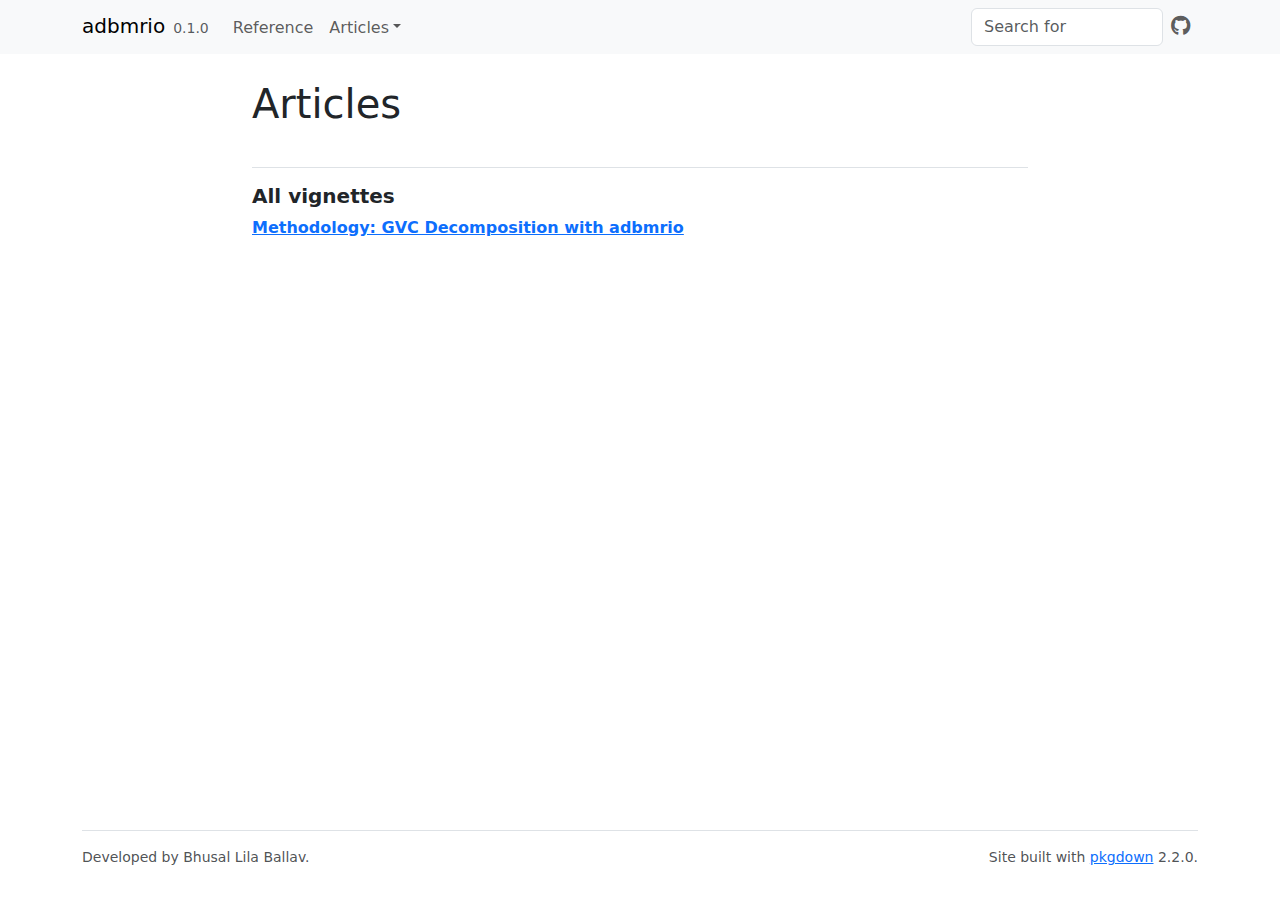
<file: docs/articles/index.html>
<!DOCTYPE html>
<!-- Generated by pkgdown: do not edit by hand --><html lang="en"><head><meta http-equiv="Content-Type" content="text/html; charset=UTF-8"><meta charset="utf-8"><meta http-equiv="X-UA-Compatible" content="IE=edge"><meta name="viewport" content="width=device-width, initial-scale=1, shrink-to-fit=no"><title>Articles • adbmrio</title><script src="../deps/jquery-3.6.0/jquery-3.6.0.min.js"></script><meta name="viewport" content="width=device-width, initial-scale=1, shrink-to-fit=no"><link href="../deps/bootstrap-5.3.1/bootstrap.min.css" rel="stylesheet"><script src="../deps/bootstrap-5.3.1/bootstrap.bundle.min.js"></script><link href="../deps/font-awesome-6.5.2/css/all.min.css" rel="stylesheet"><link href="../deps/font-awesome-6.5.2/css/v4-shims.min.css" rel="stylesheet"><script src="../deps/headroom-0.11.0/headroom.min.js"></script><script src="../deps/headroom-0.11.0/jQuery.headroom.min.js"></script><script src="../deps/bootstrap-toc-1.0.1/bootstrap-toc.min.js"></script><script src="../deps/clipboard.js-2.0.11/clipboard.min.js"></script><script src="../deps/search-1.0.0/autocomplete.jquery.min.js"></script><script src="../deps/search-1.0.0/fuse.min.js"></script><script src="../deps/search-1.0.0/mark.min.js"></script><!-- pkgdown --><script src="../pkgdown.js"></script><meta property="og:title" content="Articles"></head><body>
    <a href="#main" class="visually-hidden-focusable">Skip to contents</a>


    <nav class="navbar navbar-expand-lg fixed-top bg-light" data-bs-theme="light" aria-label="Site navigation"><div class="container">

    <a class="navbar-brand me-2" href="../index.html">adbmrio</a>

    <small class="nav-text text-muted me-auto" data-bs-toggle="tooltip" data-bs-placement="bottom" title="">0.1.0</small>


    <button class="navbar-toggler" type="button" data-bs-toggle="collapse" data-bs-target="#navbar" aria-controls="navbar" aria-expanded="false" aria-label="Toggle navigation">
      <span class="navbar-toggler-icon"></span>
    </button>

    <div id="navbar" class="collapse navbar-collapse ms-3">
      <ul class="navbar-nav me-auto"><li class="nav-item"><a class="nav-link" href="../reference/index.html">Reference</a></li>
<li class="nav-item dropdown">
  <button class="nav-link dropdown-toggle" type="button" id="dropdown-articles" data-bs-toggle="dropdown" aria-expanded="false" aria-haspopup="true">Articles</button>
  <ul class="dropdown-menu" aria-labelledby="dropdown-articles"><li><a class="dropdown-item" href="../articles/methodology.html">Methodology: GVC Decomposition with adbmrio</a></li>
  </ul></li>
      </ul><ul class="navbar-nav"><li class="nav-item"><form class="form-inline" role="search">
 <input class="form-control" type="search" name="search-input" id="search-input" autocomplete="off" aria-label="Search site" placeholder="Search for" data-search-index="../search.json"></form></li>
<li class="nav-item"><a class="external-link nav-link" href="https://github.com/BallavBabu/adbmrio/" aria-label="GitHub"><span class="fa fab fa-github fa-lg"></span></a></li>
      </ul></div>


  </div>
</nav><div class="container template-article-index">
<div class="row">
  <main id="main" class="col-md-9"><div class="page-header">

      <h1>Articles</h1>
    </div>

    <div class="section ">
      <h3>All vignettes</h3>
      <div class="section-desc"></div>

      <dl><dt><a href="methodology.html">Methodology: GVC Decomposition with adbmrio</a></dt>
        <dd>
      </dd></dl></div>
  </main></div>


    <footer><div class="pkgdown-footer-left">
  <p>Developed by Bhusal Lila Ballav.</p>
</div>

<div class="pkgdown-footer-right">
  <p>Site built with <a href="https://pkgdown.r-lib.org/" class="external-link">pkgdown</a> 2.2.0.</p>
</div>

    </footer></div>





  </body></html>
</file>
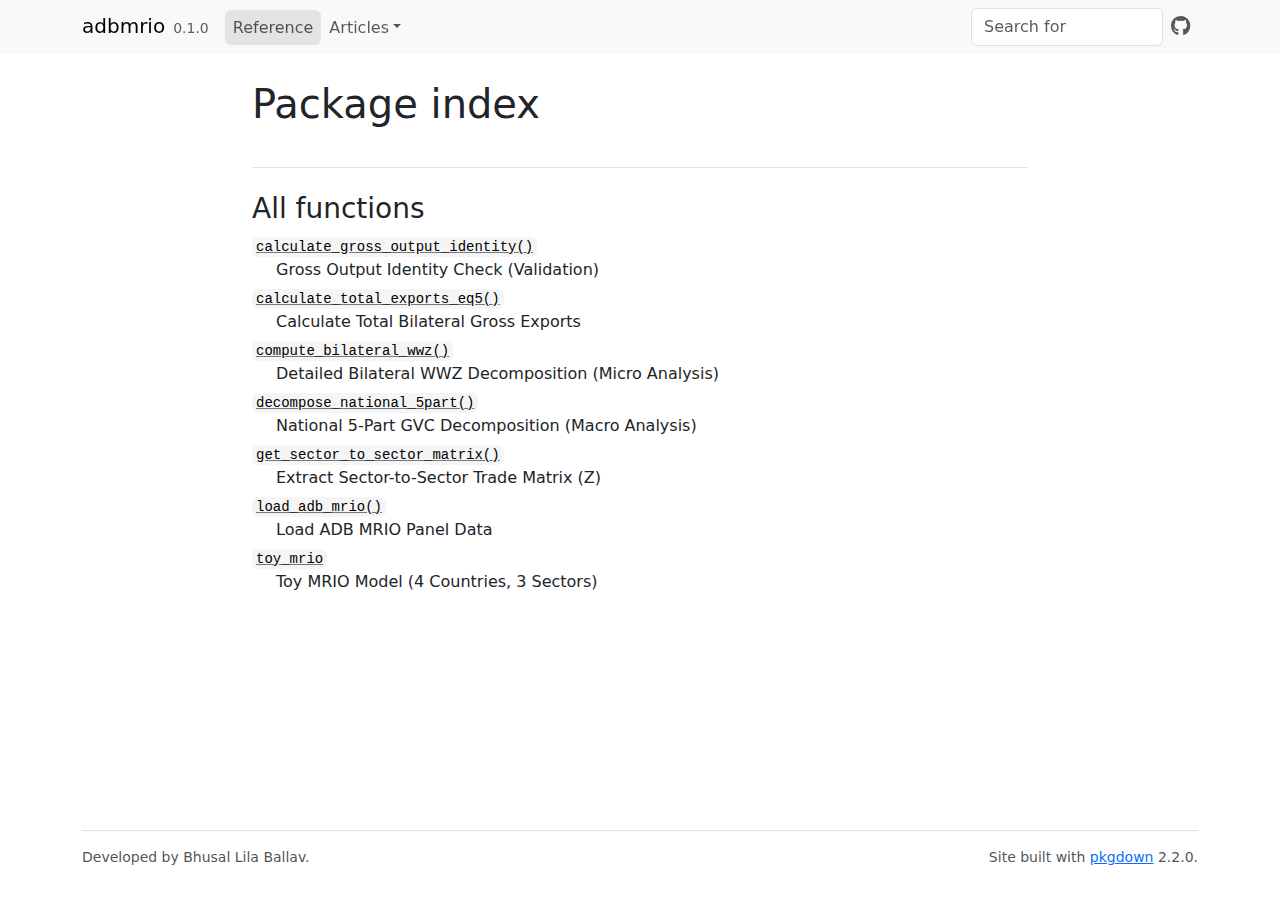
<file: docs/reference/index.html>
<!DOCTYPE html>
<!-- Generated by pkgdown: do not edit by hand --><html lang="en"><head><meta http-equiv="Content-Type" content="text/html; charset=UTF-8"><meta charset="utf-8"><meta http-equiv="X-UA-Compatible" content="IE=edge"><meta name="viewport" content="width=device-width, initial-scale=1, shrink-to-fit=no"><title>Package index • adbmrio</title><script src="../deps/jquery-3.6.0/jquery-3.6.0.min.js"></script><meta name="viewport" content="width=device-width, initial-scale=1, shrink-to-fit=no"><link href="../deps/bootstrap-5.3.1/bootstrap.min.css" rel="stylesheet"><script src="../deps/bootstrap-5.3.1/bootstrap.bundle.min.js"></script><link href="../deps/font-awesome-6.5.2/css/all.min.css" rel="stylesheet"><link href="../deps/font-awesome-6.5.2/css/v4-shims.min.css" rel="stylesheet"><script src="../deps/headroom-0.11.0/headroom.min.js"></script><script src="../deps/headroom-0.11.0/jQuery.headroom.min.js"></script><script src="../deps/bootstrap-toc-1.0.1/bootstrap-toc.min.js"></script><script src="../deps/clipboard.js-2.0.11/clipboard.min.js"></script><script src="../deps/search-1.0.0/autocomplete.jquery.min.js"></script><script src="../deps/search-1.0.0/fuse.min.js"></script><script src="../deps/search-1.0.0/mark.min.js"></script><!-- pkgdown --><script src="../pkgdown.js"></script><meta property="og:title" content="Package index"></head><body>
    <a href="#main" class="visually-hidden-focusable">Skip to contents</a>


    <nav class="navbar navbar-expand-lg fixed-top bg-light" data-bs-theme="light" aria-label="Site navigation"><div class="container">

    <a class="navbar-brand me-2" href="../index.html">adbmrio</a>

    <small class="nav-text text-muted me-auto" data-bs-toggle="tooltip" data-bs-placement="bottom" title="">0.1.0</small>


    <button class="navbar-toggler" type="button" data-bs-toggle="collapse" data-bs-target="#navbar" aria-controls="navbar" aria-expanded="false" aria-label="Toggle navigation">
      <span class="navbar-toggler-icon"></span>
    </button>

    <div id="navbar" class="collapse navbar-collapse ms-3">
      <ul class="navbar-nav me-auto"><li class="active nav-item"><a class="nav-link" href="../reference/index.html">Reference</a></li>
<li class="nav-item dropdown">
  <button class="nav-link dropdown-toggle" type="button" id="dropdown-articles" data-bs-toggle="dropdown" aria-expanded="false" aria-haspopup="true">Articles</button>
  <ul class="dropdown-menu" aria-labelledby="dropdown-articles"><li><a class="dropdown-item" href="../articles/methodology.html">Methodology: GVC Decomposition with adbmrio</a></li>
  </ul></li>
      </ul><ul class="navbar-nav"><li class="nav-item"><form class="form-inline" role="search">
 <input class="form-control" type="search" name="search-input" id="search-input" autocomplete="off" aria-label="Search site" placeholder="Search for" data-search-index="../search.json"></form></li>
<li class="nav-item"><a class="external-link nav-link" href="https://github.com/BallavBabu/adbmrio/" aria-label="GitHub"><span class="fa fab fa-github fa-lg"></span></a></li>
      </ul></div>


  </div>
</nav><div class="container template-reference-index">
<div class="row">
  <main id="main" class="col-md-9"><div class="page-header">

      <h1>Package index</h1>
    </div>

    <div class="section level2">
      <h2 id="all-functions">All functions<a class="anchor" aria-label="anchor" href="#all-functions"></a></h2>



      <dl></dl></div><div class="section level2">




      <dl><dt>

          <code><a href="calculate_gross_output_identity.html">calculate_gross_output_identity()</a></code>

        </dt>
        <dd>Gross Output Identity Check (Validation)</dd>

        <dt>

          <code><a href="calculate_total_exports_eq5.html">calculate_total_exports_eq5()</a></code>

        </dt>
        <dd>Calculate Total Bilateral Gross Exports</dd>

        <dt>

          <code><a href="compute_bilateral_wwz.html">compute_bilateral_wwz()</a></code>

        </dt>
        <dd>Detailed Bilateral WWZ Decomposition (Micro Analysis)</dd>

        <dt>

          <code><a href="decompose_national_5part.html">decompose_national_5part()</a></code>

        </dt>
        <dd>National 5-Part GVC Decomposition (Macro Analysis)</dd>

        <dt>

          <code><a href="get_sector_to_sector_matrix.html">get_sector_to_sector_matrix()</a></code>

        </dt>
        <dd>Extract Sector-to-Sector Trade Matrix (Z)</dd>

        <dt>

          <code><a href="load_adb_mrio.html">load_adb_mrio()</a></code>

        </dt>
        <dd>Load ADB MRIO Panel Data</dd>

        <dt>

          <code><a href="toy_mrio.html">toy_mrio</a></code>

        </dt>
        <dd>Toy MRIO Model (4 Countries, 3 Sectors)</dd>
      </dl></div>
  </main></div>


    <footer><div class="pkgdown-footer-left">
  <p>Developed by Bhusal Lila Ballav.</p>
</div>

<div class="pkgdown-footer-right">
  <p>Site built with <a href="https://pkgdown.r-lib.org/" class="external-link">pkgdown</a> 2.2.0.</p>
</div>

    </footer></div>





  </body></html>
</file>
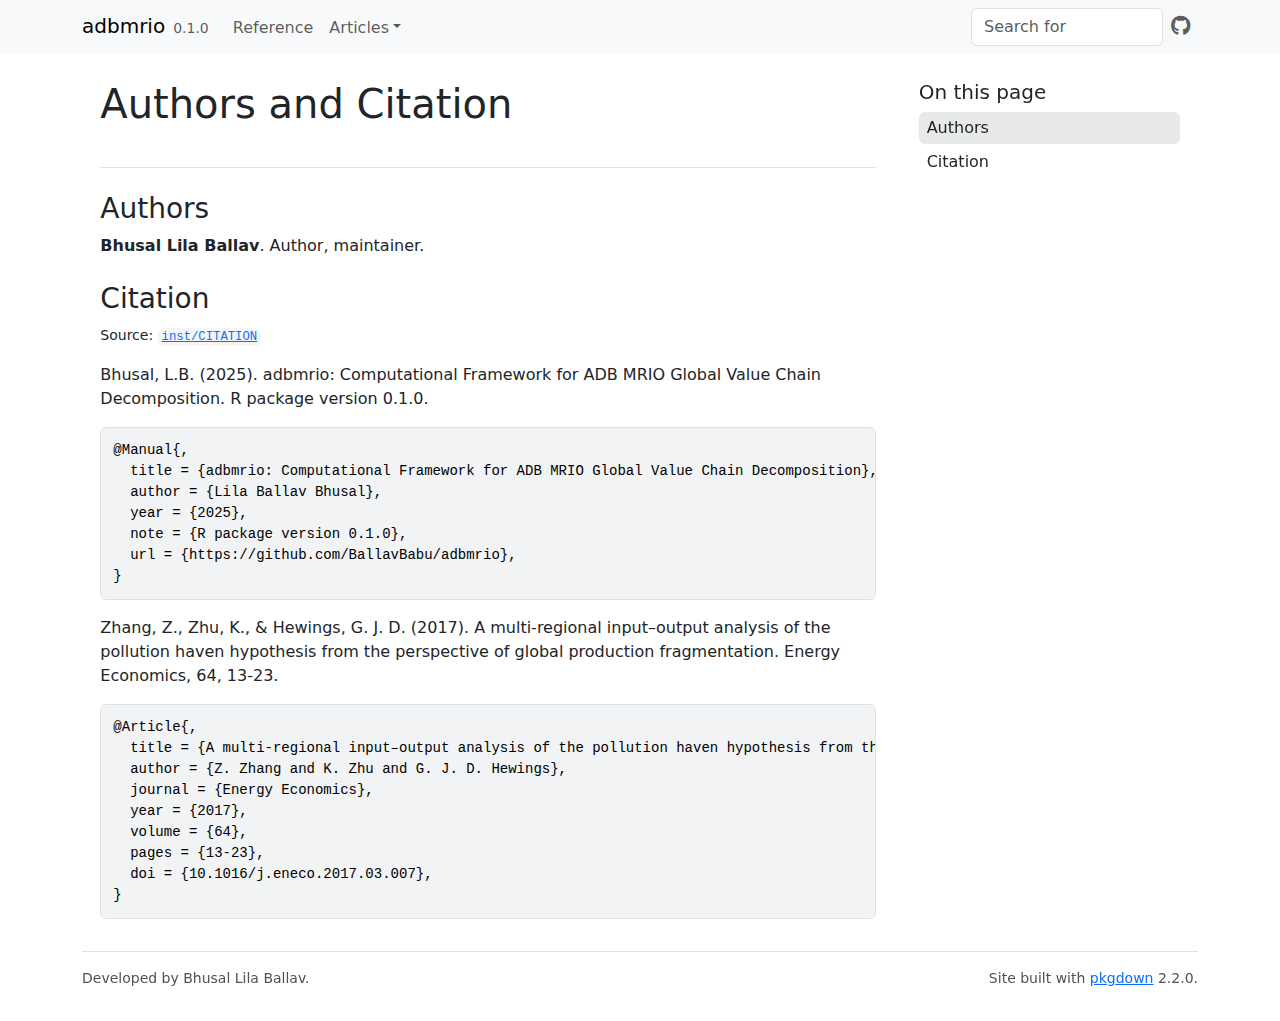
<file: docs/authors.html>
<!DOCTYPE html>
<!-- Generated by pkgdown: do not edit by hand --><html lang="en"><head><meta http-equiv="Content-Type" content="text/html; charset=UTF-8"><meta charset="utf-8"><meta http-equiv="X-UA-Compatible" content="IE=edge"><meta name="viewport" content="width=device-width, initial-scale=1, shrink-to-fit=no"><title>Authors and Citation • adbmrio</title><script src="deps/jquery-3.6.0/jquery-3.6.0.min.js"></script><meta name="viewport" content="width=device-width, initial-scale=1, shrink-to-fit=no"><link href="deps/bootstrap-5.3.1/bootstrap.min.css" rel="stylesheet"><script src="deps/bootstrap-5.3.1/bootstrap.bundle.min.js"></script><link href="deps/font-awesome-6.5.2/css/all.min.css" rel="stylesheet"><link href="deps/font-awesome-6.5.2/css/v4-shims.min.css" rel="stylesheet"><script src="deps/headroom-0.11.0/headroom.min.js"></script><script src="deps/headroom-0.11.0/jQuery.headroom.min.js"></script><script src="deps/bootstrap-toc-1.0.1/bootstrap-toc.min.js"></script><script src="deps/clipboard.js-2.0.11/clipboard.min.js"></script><script src="deps/search-1.0.0/autocomplete.jquery.min.js"></script><script src="deps/search-1.0.0/fuse.min.js"></script><script src="deps/search-1.0.0/mark.min.js"></script><!-- pkgdown --><script src="pkgdown.js"></script><meta property="og:title" content="Authors and Citation"></head><body>
    <a href="#main" class="visually-hidden-focusable">Skip to contents</a>


    <nav class="navbar navbar-expand-lg fixed-top bg-light" data-bs-theme="light" aria-label="Site navigation"><div class="container">

    <a class="navbar-brand me-2" href="index.html">adbmrio</a>

    <small class="nav-text text-muted me-auto" data-bs-toggle="tooltip" data-bs-placement="bottom" title="">0.1.0</small>


    <button class="navbar-toggler" type="button" data-bs-toggle="collapse" data-bs-target="#navbar" aria-controls="navbar" aria-expanded="false" aria-label="Toggle navigation">
      <span class="navbar-toggler-icon"></span>
    </button>

    <div id="navbar" class="collapse navbar-collapse ms-3">
      <ul class="navbar-nav me-auto"><li class="nav-item"><a class="nav-link" href="reference/index.html">Reference</a></li>
<li class="nav-item dropdown">
  <button class="nav-link dropdown-toggle" type="button" id="dropdown-articles" data-bs-toggle="dropdown" aria-expanded="false" aria-haspopup="true">Articles</button>
  <ul class="dropdown-menu" aria-labelledby="dropdown-articles"><li><a class="dropdown-item" href="articles/methodology.html">Methodology: GVC Decomposition with adbmrio</a></li>
  </ul></li>
      </ul><ul class="navbar-nav"><li class="nav-item"><form class="form-inline" role="search">
 <input class="form-control" type="search" name="search-input" id="search-input" autocomplete="off" aria-label="Search site" placeholder="Search for" data-search-index="search.json"></form></li>
<li class="nav-item"><a class="external-link nav-link" href="https://github.com/BallavBabu/adbmrio/" aria-label="GitHub"><span class="fa fab fa-github fa-lg"></span></a></li>
      </ul></div>


  </div>
</nav><div class="container template-citation-authors">
<div class="row">
  <main id="main" class="col-md-9"><div class="page-header">

      <h1>Authors and Citation</h1>
    </div>

    <div class="section level2">
      <h2>Authors</h2>

      <ul class="list-unstyled"><li>
          <p><strong>Bhusal Lila Ballav</strong>. Author, maintainer.
          </p>
        </li>
      </ul></div>

    <div class="section level2">
      <h2 id="citation">Citation</h2>
      <p><small class="dont-index">Source: <a href="https://github.com/BallavBabu/adbmrio/blob/HEAD/inst/CITATION" class="external-link"><code>inst/CITATION</code></a></small></p>

      <p>Bhusal, L.B. (2025). adbmrio: Computational Framework for ADB MRIO Global Value Chain Decomposition. R package version 0.1.0.</p>
      <pre>@Manual{,
  title = {adbmrio: Computational Framework for ADB MRIO Global Value Chain Decomposition},
  author = {Lila Ballav Bhusal},
  year = {2025},
  note = {R package version 0.1.0},
  url = {https://github.com/BallavBabu/adbmrio},
}</pre>
      <p>Zhang, Z., Zhu, K., &amp; Hewings, G. J. D. (2017). A multi-regional input–output analysis of the pollution haven hypothesis from the perspective of global production fragmentation. Energy Economics, 64, 13-23.</p>
      <pre>@Article{,
  title = {A multi-regional input–output analysis of the pollution haven hypothesis from the perspective of global production fragmentation},
  author = {Z. Zhang and K. Zhu and G. J. D. Hewings},
  journal = {Energy Economics},
  year = {2017},
  volume = {64},
  pages = {13-23},
  doi = {10.1016/j.eneco.2017.03.007},
}</pre>
    </div>

  </main><aside class="col-md-3"><nav id="toc" aria-label="Table of contents"><h2>On this page</h2>
    </nav></aside></div>


    <footer><div class="pkgdown-footer-left">
  <p>Developed by Bhusal Lila Ballav.</p>
</div>

<div class="pkgdown-footer-right">
  <p>Site built with <a href="https://pkgdown.r-lib.org/" class="external-link">pkgdown</a> 2.2.0.</p>
</div>

    </footer></div>





  </body></html>
</file>
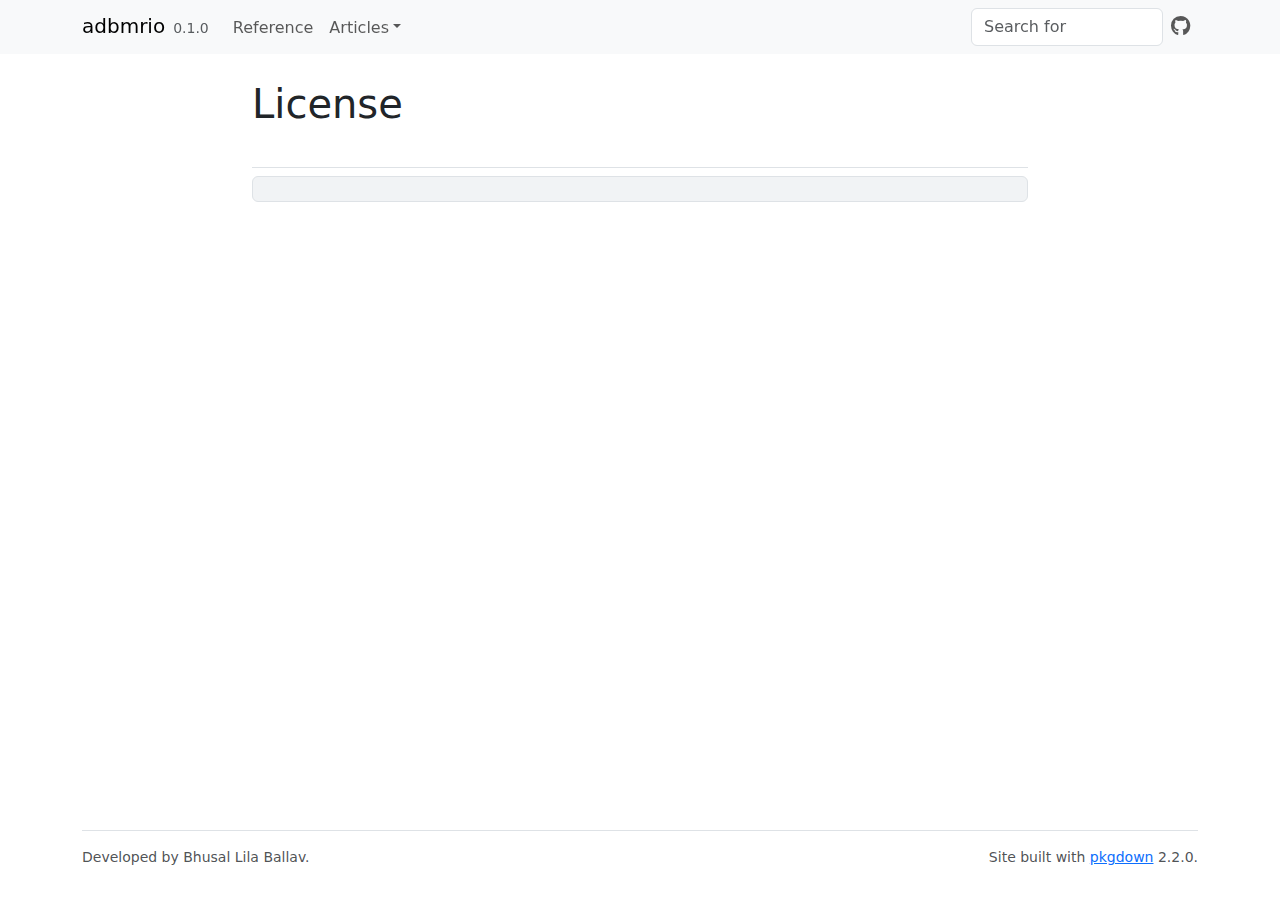
<file: docs/LICENSE-text.html>
<!DOCTYPE html>
<!-- Generated by pkgdown: do not edit by hand --><html lang="en"><head><meta http-equiv="Content-Type" content="text/html; charset=UTF-8"><meta charset="utf-8"><meta http-equiv="X-UA-Compatible" content="IE=edge"><meta name="viewport" content="width=device-width, initial-scale=1, shrink-to-fit=no"><title>License • adbmrio</title><script src="deps/jquery-3.6.0/jquery-3.6.0.min.js"></script><meta name="viewport" content="width=device-width, initial-scale=1, shrink-to-fit=no"><link href="deps/bootstrap-5.3.1/bootstrap.min.css" rel="stylesheet"><script src="deps/bootstrap-5.3.1/bootstrap.bundle.min.js"></script><link href="deps/font-awesome-6.5.2/css/all.min.css" rel="stylesheet"><link href="deps/font-awesome-6.5.2/css/v4-shims.min.css" rel="stylesheet"><script src="deps/headroom-0.11.0/headroom.min.js"></script><script src="deps/headroom-0.11.0/jQuery.headroom.min.js"></script><script src="deps/bootstrap-toc-1.0.1/bootstrap-toc.min.js"></script><script src="deps/clipboard.js-2.0.11/clipboard.min.js"></script><script src="deps/search-1.0.0/autocomplete.jquery.min.js"></script><script src="deps/search-1.0.0/fuse.min.js"></script><script src="deps/search-1.0.0/mark.min.js"></script><!-- pkgdown --><script src="pkgdown.js"></script><meta property="og:title" content="License"></head><body>
    <a href="#main" class="visually-hidden-focusable">Skip to contents</a>


    <nav class="navbar navbar-expand-lg fixed-top bg-light" data-bs-theme="light" aria-label="Site navigation"><div class="container">

    <a class="navbar-brand me-2" href="index.html">adbmrio</a>

    <small class="nav-text text-muted me-auto" data-bs-toggle="tooltip" data-bs-placement="bottom" title="">0.1.0</small>


    <button class="navbar-toggler" type="button" data-bs-toggle="collapse" data-bs-target="#navbar" aria-controls="navbar" aria-expanded="false" aria-label="Toggle navigation">
      <span class="navbar-toggler-icon"></span>
    </button>

    <div id="navbar" class="collapse navbar-collapse ms-3">
      <ul class="navbar-nav me-auto"><li class="nav-item"><a class="nav-link" href="reference/index.html">Reference</a></li>
<li class="nav-item dropdown">
  <button class="nav-link dropdown-toggle" type="button" id="dropdown-articles" data-bs-toggle="dropdown" aria-expanded="false" aria-haspopup="true">Articles</button>
  <ul class="dropdown-menu" aria-labelledby="dropdown-articles"><li><a class="dropdown-item" href="articles/methodology.html">Methodology: GVC Decomposition with adbmrio</a></li>
  </ul></li>
      </ul><ul class="navbar-nav"><li class="nav-item"><form class="form-inline" role="search">
 <input class="form-control" type="search" name="search-input" id="search-input" autocomplete="off" aria-label="Search site" placeholder="Search for" data-search-index="search.json"></form></li>
<li class="nav-item"><a class="external-link nav-link" href="https://github.com/BallavBabu/adbmrio/" aria-label="GitHub"><span class="fa fab fa-github fa-lg"></span></a></li>
      </ul></div>


  </div>
</nav><div class="container template-title-body">
<div class="row">
  <main id="main" class="col-md-9"><div class="page-header">

      <h1>License</h1>

    </div>

<pre>
</pre>

  </main></div>


    <footer><div class="pkgdown-footer-left">
  <p>Developed by Bhusal Lila Ballav.</p>
</div>

<div class="pkgdown-footer-right">
  <p>Site built with <a href="https://pkgdown.r-lib.org/" class="external-link">pkgdown</a> 2.2.0.</p>
</div>

    </footer></div>





  </body></html>
</file>
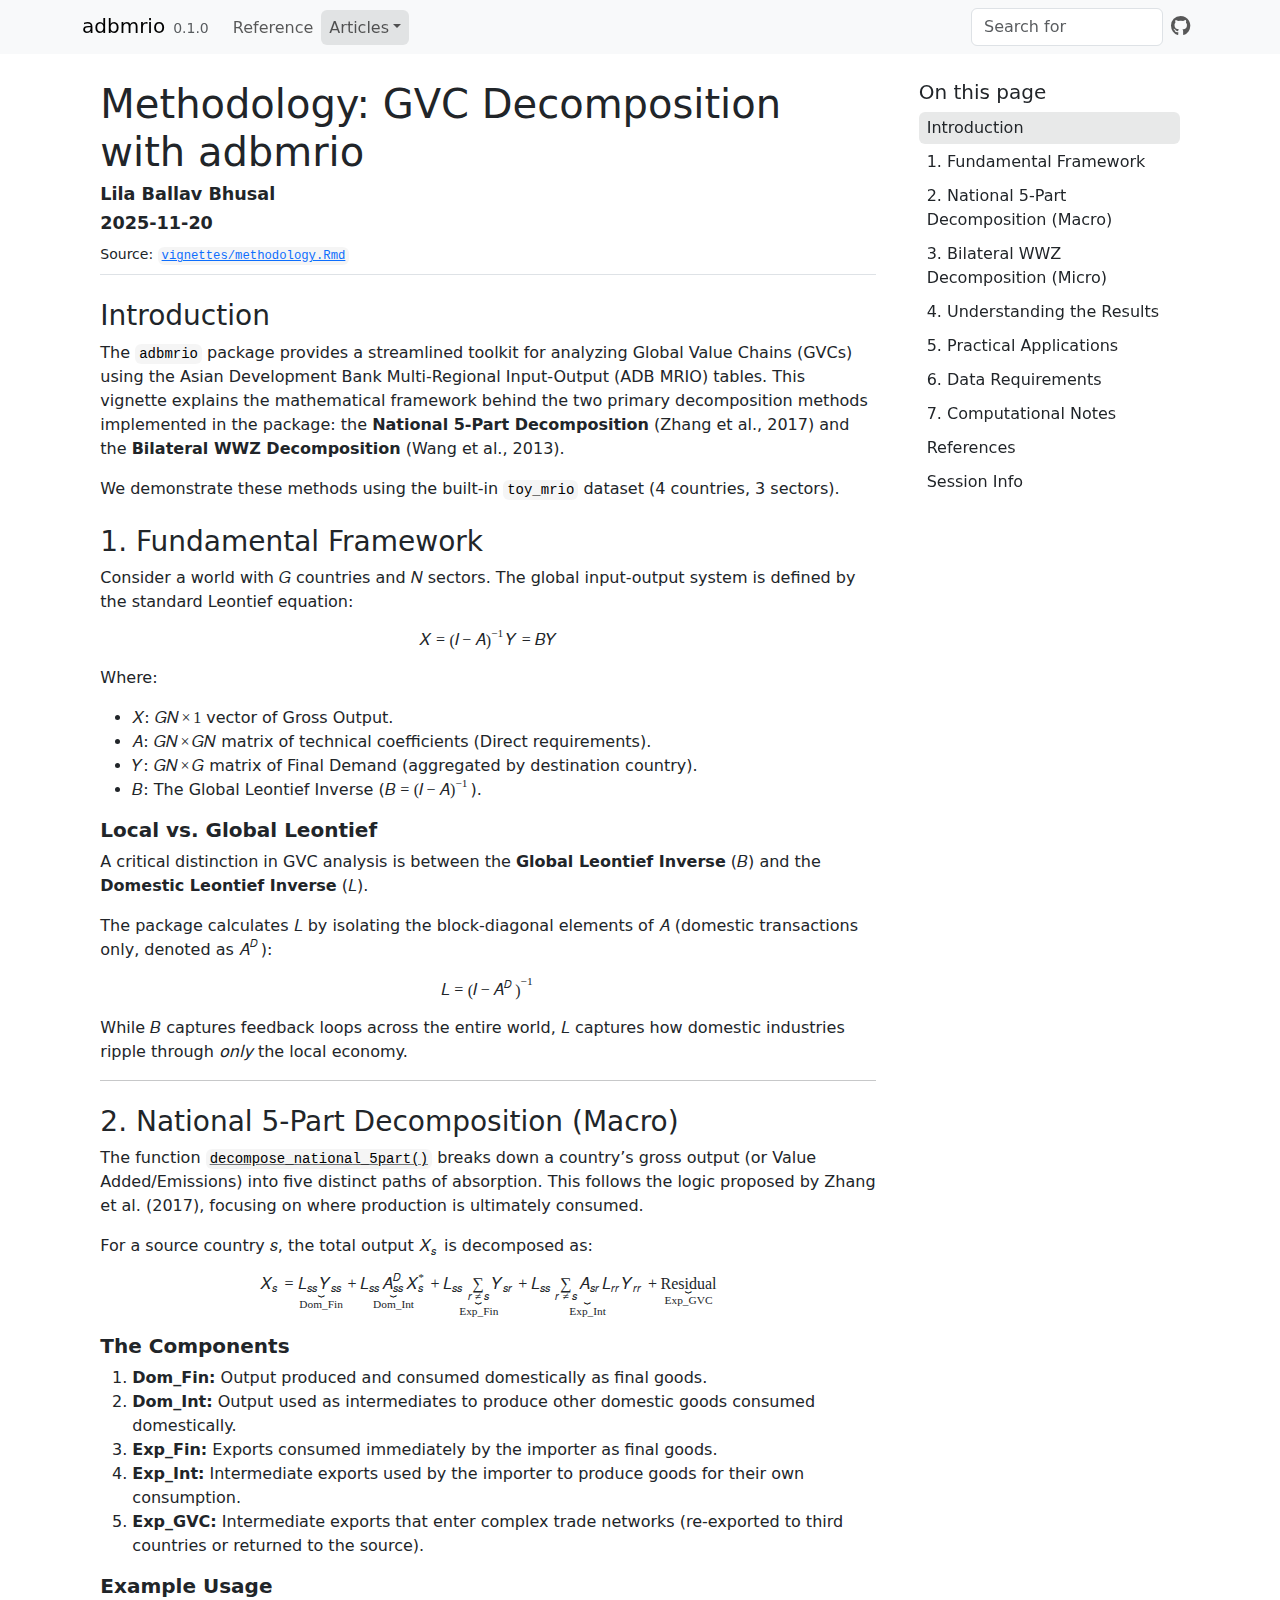
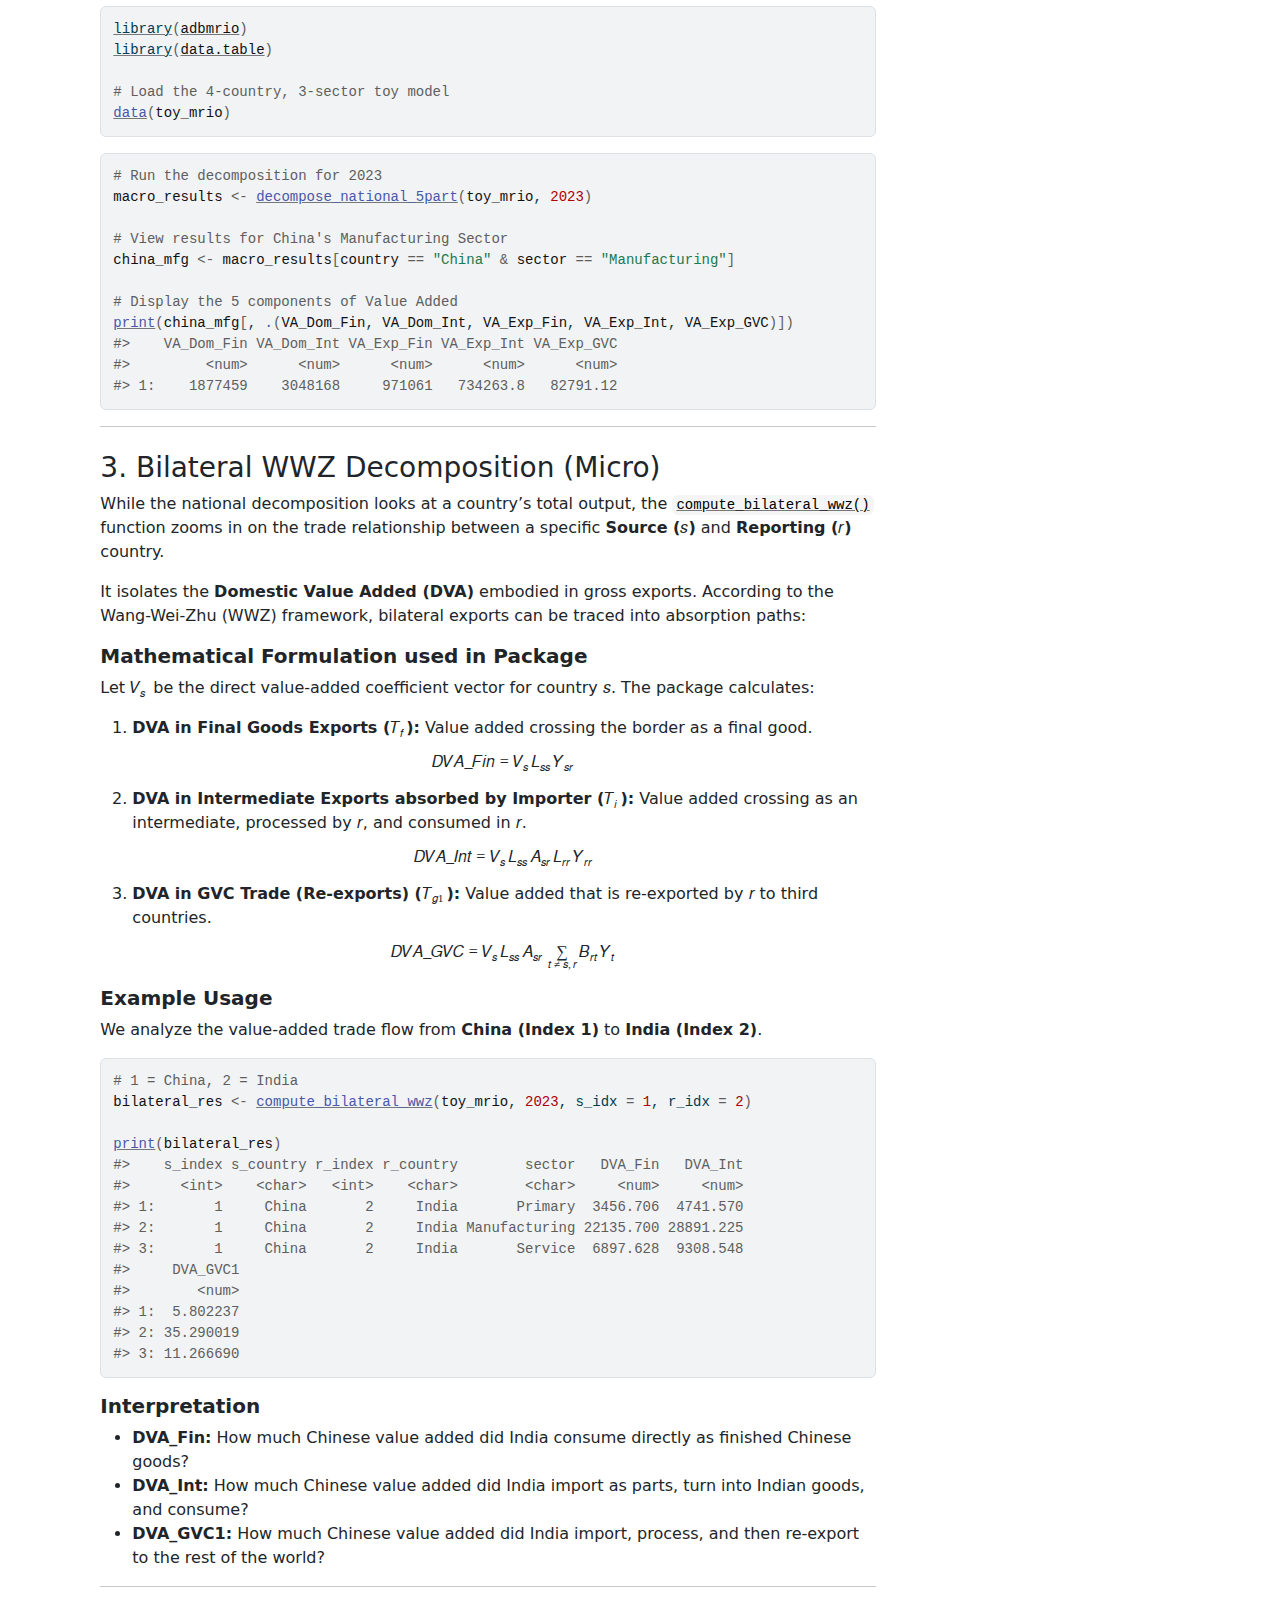
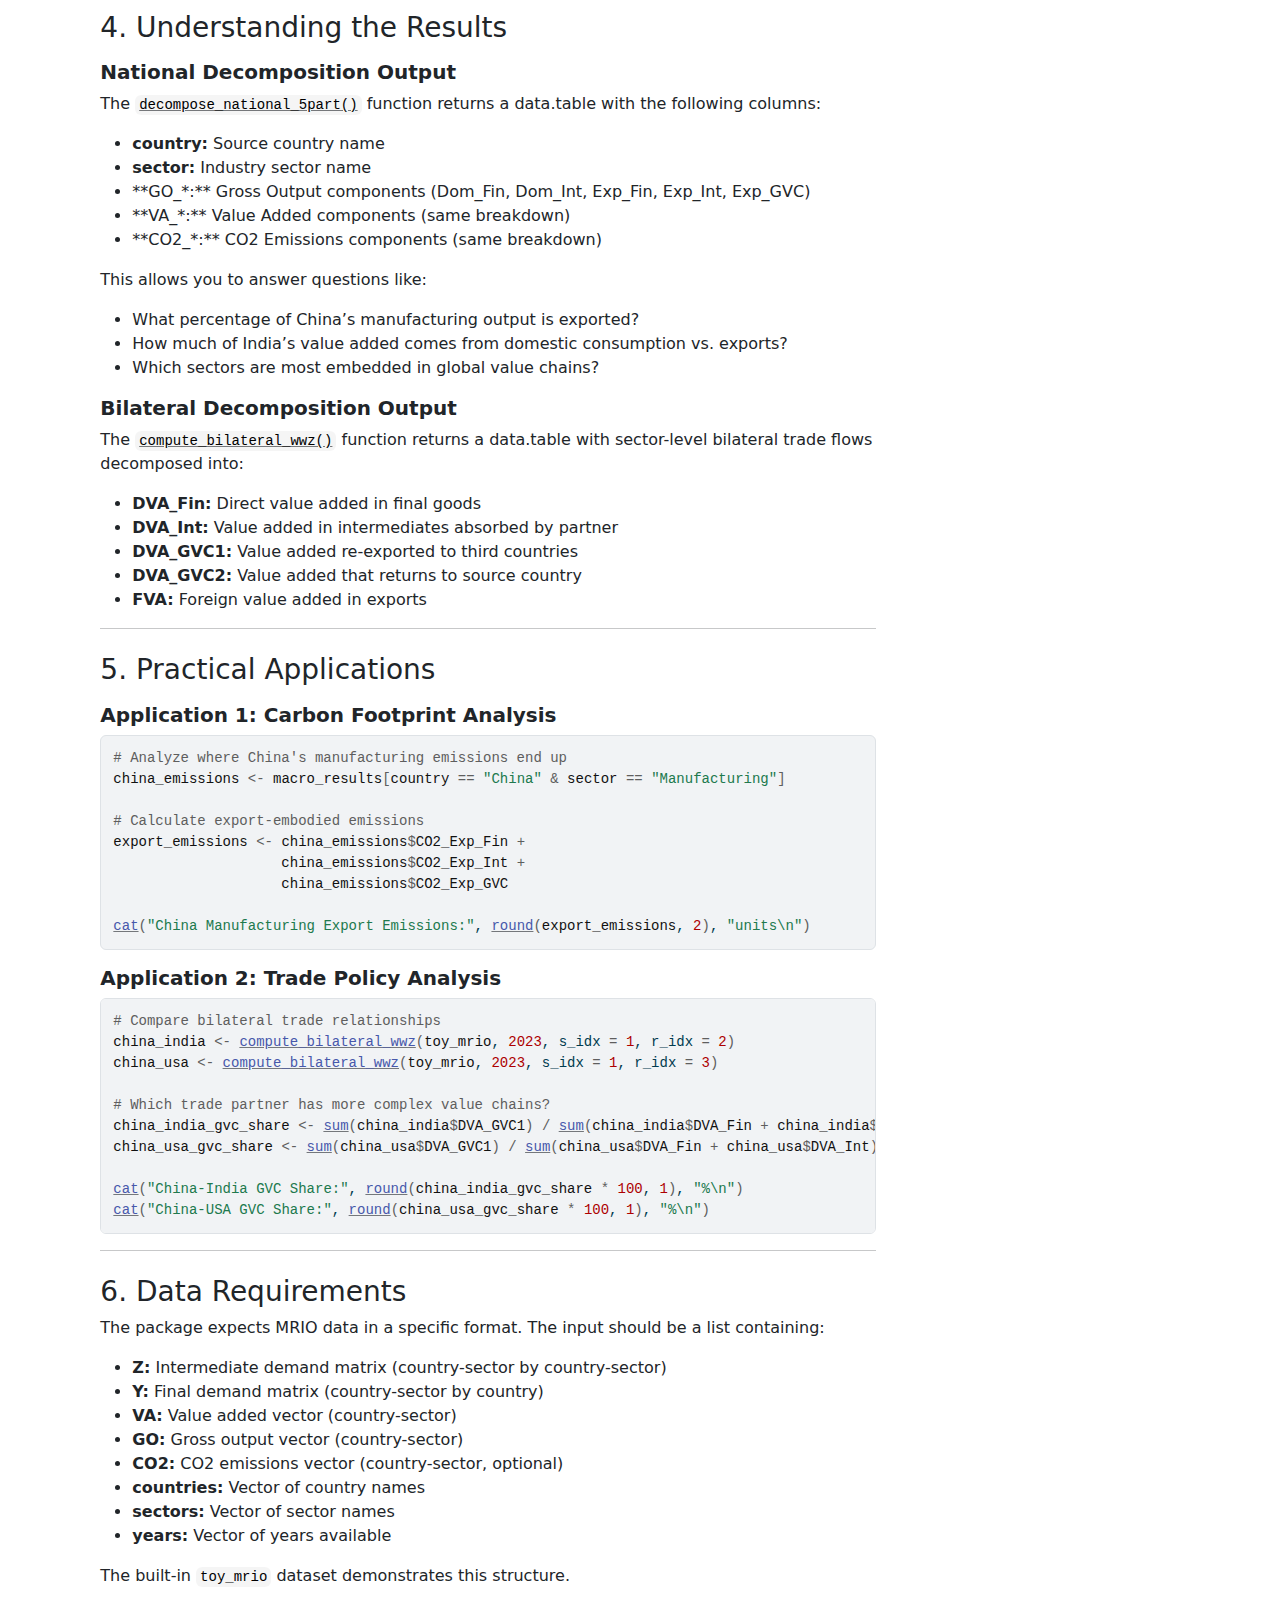
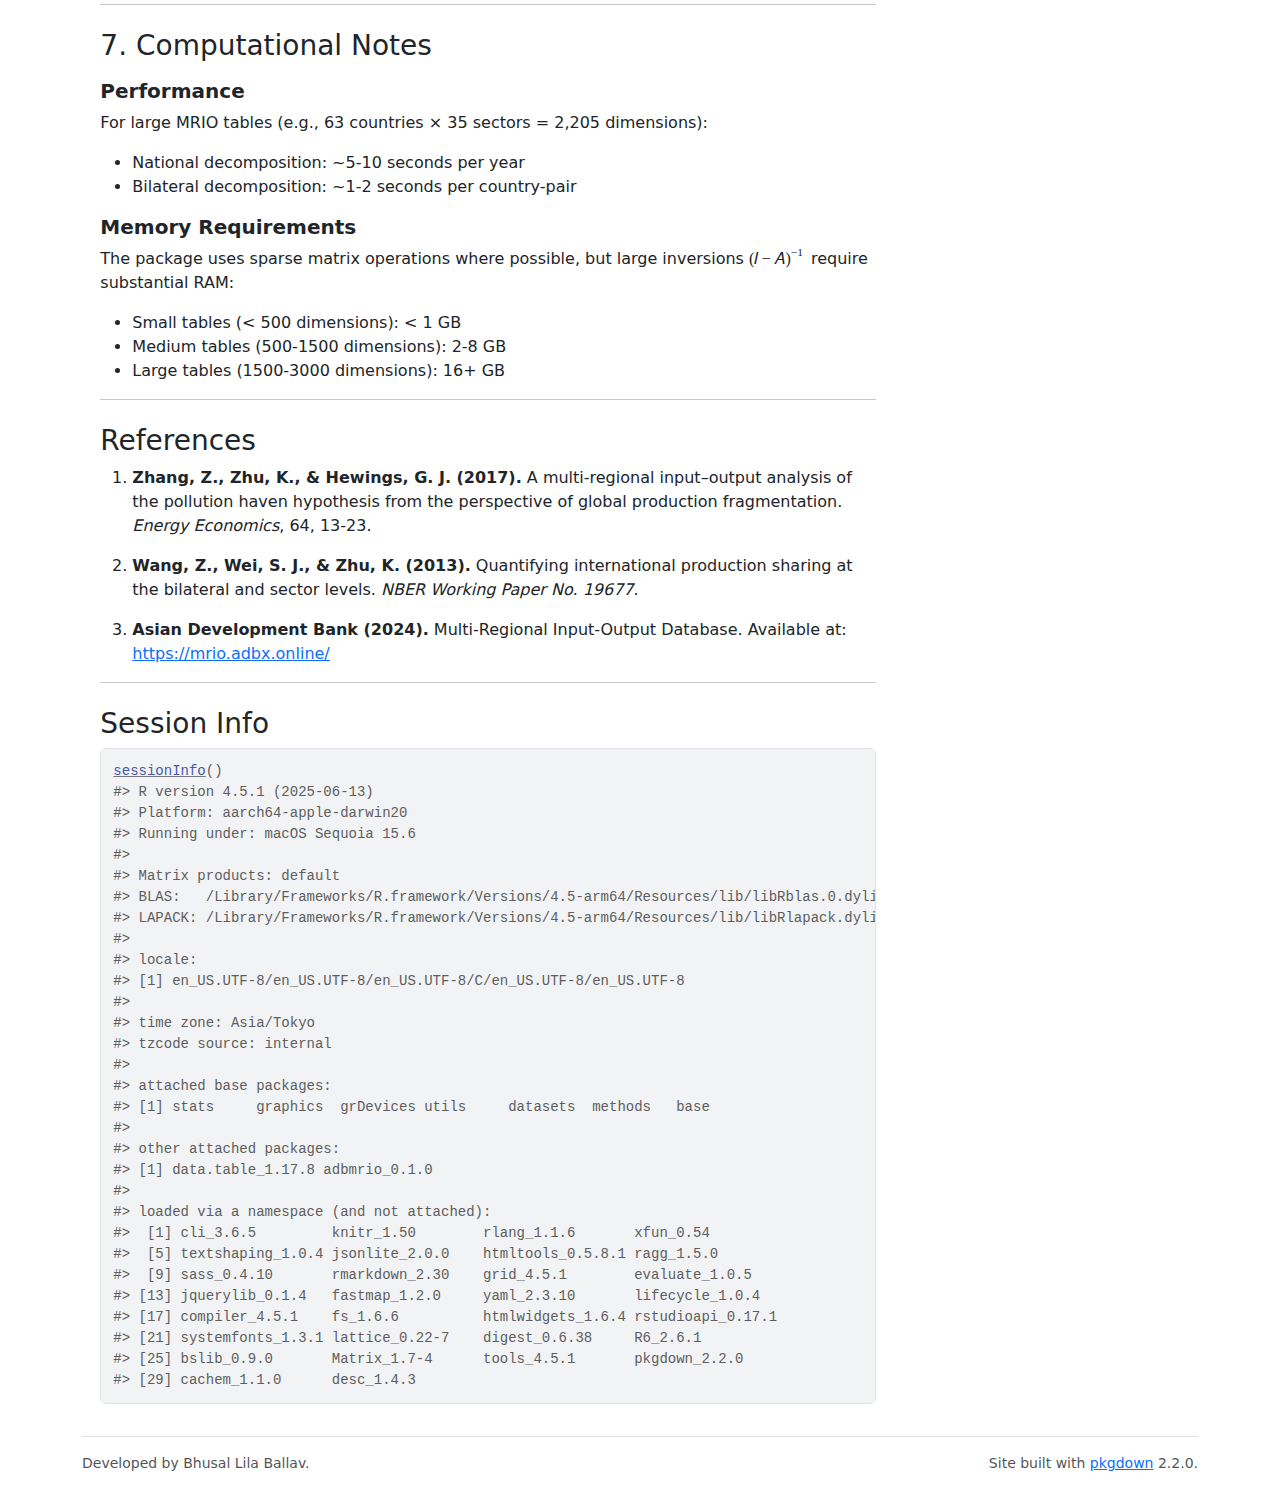
<file: docs/articles/methodology.html>
<!DOCTYPE html>
<!-- Generated by pkgdown: do not edit by hand --><html lang="en">
<head>
<meta http-equiv="Content-Type" content="text/html; charset=UTF-8">
<meta charset="utf-8">
<meta http-equiv="X-UA-Compatible" content="IE=edge">
<meta name="viewport" content="width=device-width, initial-scale=1, shrink-to-fit=no">
<title>Methodology: GVC Decomposition with adbmrio • adbmrio</title>
<script src="../deps/jquery-3.6.0/jquery-3.6.0.min.js"></script><meta name="viewport" content="width=device-width, initial-scale=1, shrink-to-fit=no">
<link href="../deps/bootstrap-5.3.1/bootstrap.min.css" rel="stylesheet">
<script src="../deps/bootstrap-5.3.1/bootstrap.bundle.min.js"></script><link href="../deps/font-awesome-6.5.2/css/all.min.css" rel="stylesheet">
<link href="../deps/font-awesome-6.5.2/css/v4-shims.min.css" rel="stylesheet">
<script src="../deps/headroom-0.11.0/headroom.min.js"></script><script src="../deps/headroom-0.11.0/jQuery.headroom.min.js"></script><script src="../deps/bootstrap-toc-1.0.1/bootstrap-toc.min.js"></script><script src="../deps/clipboard.js-2.0.11/clipboard.min.js"></script><script src="../deps/search-1.0.0/autocomplete.jquery.min.js"></script><script src="../deps/search-1.0.0/fuse.min.js"></script><script src="../deps/search-1.0.0/mark.min.js"></script><!-- pkgdown --><script src="../pkgdown.js"></script><meta property="og:title" content="Methodology: GVC Decomposition with adbmrio">
</head>
<body>
    <a href="#main" class="visually-hidden-focusable">Skip to contents</a>


    <nav class="navbar navbar-expand-lg fixed-top bg-light" data-bs-theme="light" aria-label="Site navigation"><div class="container">

    <a class="navbar-brand me-2" href="../index.html">adbmrio</a>

    <small class="nav-text text-muted me-auto" data-bs-toggle="tooltip" data-bs-placement="bottom" title="">0.1.0</small>


    <button class="navbar-toggler" type="button" data-bs-toggle="collapse" data-bs-target="#navbar" aria-controls="navbar" aria-expanded="false" aria-label="Toggle navigation">
      <span class="navbar-toggler-icon"></span>
    </button>

    <div id="navbar" class="collapse navbar-collapse ms-3">
      <ul class="navbar-nav me-auto">
<li class="nav-item"><a class="nav-link" href="../reference/index.html">Reference</a></li>
<li class="active nav-item dropdown">
  <button class="nav-link dropdown-toggle" type="button" id="dropdown-articles" data-bs-toggle="dropdown" aria-expanded="false" aria-haspopup="true">Articles</button>
  <ul class="dropdown-menu" aria-labelledby="dropdown-articles">
<li><a class="dropdown-item" href="../articles/methodology.html">Methodology: GVC Decomposition with adbmrio</a></li>
  </ul>
</li>
      </ul>
<ul class="navbar-nav">
<li class="nav-item"><form class="form-inline" role="search">
 <input class="form-control" type="search" name="search-input" id="search-input" autocomplete="off" aria-label="Search site" placeholder="Search for" data-search-index="../search.json">
</form></li>
<li class="nav-item"><a class="external-link nav-link" href="https://github.com/BallavBabu/adbmrio/" aria-label="GitHub"><span class="fa fab fa-github fa-lg"></span></a></li>
      </ul>
</div>


  </div>
</nav><div class="container template-article">




<div class="row">
  <main id="main" class="col-md-9"><div class="page-header">

      <h1>Methodology: GVC Decomposition with adbmrio</h1>
                        <h4 data-toc-skip class="author">Lila Ballav
Bhusal</h4>
            
            <h4 data-toc-skip class="date">2025-11-20</h4>
      
      <small class="dont-index">Source: <a href="https://github.com/BallavBabu/adbmrio/blob/HEAD/vignettes/methodology.Rmd" class="external-link"><code>vignettes/methodology.Rmd</code></a></small>
      <div class="d-none name"><code>methodology.Rmd</code></div>
    </div>

    
    
<div class="section level2">
<h2 id="introduction">Introduction<a class="anchor" aria-label="anchor" href="#introduction"></a>
</h2>
<p>The <code>adbmrio</code> package provides a streamlined toolkit for
analyzing Global Value Chains (GVCs) using the Asian Development Bank
Multi-Regional Input-Output (ADB MRIO) tables. This vignette explains
the mathematical framework behind the two primary decomposition methods
implemented in the package: the <strong>National 5-Part
Decomposition</strong> (Zhang et al., 2017) and the <strong>Bilateral
WWZ Decomposition</strong> (Wang et al., 2013).</p>
<p>We demonstrate these methods using the built-in <code>toy_mrio</code>
dataset (4 countries, 3 sectors).</p>
</div>
<div class="section level2">
<h2 id="fundamental-framework">1. Fundamental Framework<a class="anchor" aria-label="anchor" href="#fundamental-framework"></a>
</h2>
<p>Consider a world with
<math display="inline" xmlns="http://www.w3.org/1998/Math/MathML"><semantics><mi>G</mi><annotation encoding="application/x-tex">G</annotation></semantics></math>
countries and
<math display="inline" xmlns="http://www.w3.org/1998/Math/MathML"><semantics><mi>N</mi><annotation encoding="application/x-tex">N</annotation></semantics></math>
sectors. The global input-output system is defined by the standard
Leontief equation:</p>
<p><math display="block" xmlns="http://www.w3.org/1998/Math/MathML"><semantics><mrow><mi>X</mi><mo>=</mo><msup><mrow><mo stretchy="true" form="prefix">(</mo><mi>I</mi><mo>−</mo><mi>A</mi><mo stretchy="true" form="postfix">)</mo></mrow><mrow><mi>−</mi><mn>1</mn></mrow></msup><mi>Y</mi><mo>=</mo><mi>B</mi><mi>Y</mi></mrow><annotation encoding="application/x-tex">
X = (I - A)^{-1} Y = B Y
</annotation></semantics></math></p>
<p>Where:</p>
<ul>
<li>
<math display="inline" xmlns="http://www.w3.org/1998/Math/MathML"><semantics><mi>X</mi><annotation encoding="application/x-tex">X</annotation></semantics></math>:
<math display="inline" xmlns="http://www.w3.org/1998/Math/MathML"><semantics><mrow><mi>G</mi><mi>N</mi><mo>×</mo><mn>1</mn></mrow><annotation encoding="application/x-tex">GN \times 1</annotation></semantics></math>
vector of Gross Output.</li>
<li>
<math display="inline" xmlns="http://www.w3.org/1998/Math/MathML"><semantics><mi>A</mi><annotation encoding="application/x-tex">A</annotation></semantics></math>:
<math display="inline" xmlns="http://www.w3.org/1998/Math/MathML"><semantics><mrow><mi>G</mi><mi>N</mi><mo>×</mo><mi>G</mi><mi>N</mi></mrow><annotation encoding="application/x-tex">GN \times GN</annotation></semantics></math>
matrix of technical coefficients (Direct requirements).</li>
<li>
<math display="inline" xmlns="http://www.w3.org/1998/Math/MathML"><semantics><mi>Y</mi><annotation encoding="application/x-tex">Y</annotation></semantics></math>:
<math display="inline" xmlns="http://www.w3.org/1998/Math/MathML"><semantics><mrow><mi>G</mi><mi>N</mi><mo>×</mo><mi>G</mi></mrow><annotation encoding="application/x-tex">GN \times G</annotation></semantics></math>
matrix of Final Demand (aggregated by destination country).</li>
<li>
<math display="inline" xmlns="http://www.w3.org/1998/Math/MathML"><semantics><mi>B</mi><annotation encoding="application/x-tex">B</annotation></semantics></math>:
The Global Leontief Inverse
(<math display="inline" xmlns="http://www.w3.org/1998/Math/MathML"><semantics><mrow><mi>B</mi><mo>=</mo><msup><mrow><mo stretchy="true" form="prefix">(</mo><mi>I</mi><mo>−</mo><mi>A</mi><mo stretchy="true" form="postfix">)</mo></mrow><mrow><mi>−</mi><mn>1</mn></mrow></msup></mrow><annotation encoding="application/x-tex">B = (I-A)^{-1}</annotation></semantics></math>).</li>
</ul>
<div class="section level3">
<h3 id="local-vs--global-leontief">Local vs. Global Leontief<a class="anchor" aria-label="anchor" href="#local-vs--global-leontief"></a>
</h3>
<p>A critical distinction in GVC analysis is between the <strong>Global
Leontief Inverse</strong>
(<math display="inline" xmlns="http://www.w3.org/1998/Math/MathML"><semantics><mi>B</mi><annotation encoding="application/x-tex">B</annotation></semantics></math>)
and the <strong>Domestic Leontief Inverse</strong>
(<math display="inline" xmlns="http://www.w3.org/1998/Math/MathML"><semantics><mi>L</mi><annotation encoding="application/x-tex">L</annotation></semantics></math>).</p>
<p>The package calculates
<math display="inline" xmlns="http://www.w3.org/1998/Math/MathML"><semantics><mi>L</mi><annotation encoding="application/x-tex">L</annotation></semantics></math>
by isolating the block-diagonal elements of
<math display="inline" xmlns="http://www.w3.org/1998/Math/MathML"><semantics><mi>A</mi><annotation encoding="application/x-tex">A</annotation></semantics></math>
(domestic transactions only, denoted as
<math display="inline" xmlns="http://www.w3.org/1998/Math/MathML"><semantics><msup><mi>A</mi><mi>D</mi></msup><annotation encoding="application/x-tex">A^D</annotation></semantics></math>):</p>
<p><math display="block" xmlns="http://www.w3.org/1998/Math/MathML"><semantics><mrow><mi>L</mi><mo>=</mo><msup><mrow><mo stretchy="true" form="prefix">(</mo><mi>I</mi><mo>−</mo><msup><mi>A</mi><mi>D</mi></msup><mo stretchy="true" form="postfix">)</mo></mrow><mrow><mi>−</mi><mn>1</mn></mrow></msup></mrow><annotation encoding="application/x-tex">
L = (I - A^D)^{-1}
</annotation></semantics></math></p>
<p>While
<math display="inline" xmlns="http://www.w3.org/1998/Math/MathML"><semantics><mi>B</mi><annotation encoding="application/x-tex">B</annotation></semantics></math>
captures feedback loops across the entire world,
<math display="inline" xmlns="http://www.w3.org/1998/Math/MathML"><semantics><mi>L</mi><annotation encoding="application/x-tex">L</annotation></semantics></math>
captures how domestic industries ripple through <em>only</em> the local
economy.</p>
<hr>
</div>
</div>
<div class="section level2">
<h2 id="national-5-part-decomposition-macro">2. National 5-Part Decomposition (Macro)<a class="anchor" aria-label="anchor" href="#national-5-part-decomposition-macro"></a>
</h2>
<p>The function <code><a href="../reference/decompose_national_5part.html">decompose_national_5part()</a></code> breaks down a
country’s gross output (or Value Added/Emissions) into five distinct
paths of absorption. This follows the logic proposed by Zhang et
al. (2017), focusing on where production is ultimately consumed.</p>
<p>For a source country
<math display="inline" xmlns="http://www.w3.org/1998/Math/MathML"><semantics><mi>s</mi><annotation encoding="application/x-tex">s</annotation></semantics></math>,
the total output
<math display="inline" xmlns="http://www.w3.org/1998/Math/MathML"><semantics><msub><mi>X</mi><mi>s</mi></msub><annotation encoding="application/x-tex">X_s</annotation></semantics></math>
is decomposed as:</p>
<p><math display="block" xmlns="http://www.w3.org/1998/Math/MathML"><semantics><mrow><msub><mi>X</mi><mi>s</mi></msub><mo>=</mo><munder><munder><mrow><msub><mi>L</mi><mrow><mi>s</mi><mi>s</mi></mrow></msub><msub><mi>Y</mi><mrow><mi>s</mi><mi>s</mi></mrow></msub></mrow><mo accent="true">⏟</mo></munder><mtext mathvariant="normal">Dom_Fin</mtext></munder><mo>+</mo><munder><munder><mrow><msub><mi>L</mi><mrow><mi>s</mi><mi>s</mi></mrow></msub><msubsup><mi>A</mi><mrow><mi>s</mi><mi>s</mi></mrow><mi>D</mi></msubsup><msubsup><mi>X</mi><mi>s</mi><mo>*</mo></msubsup></mrow><mo accent="true">⏟</mo></munder><mtext mathvariant="normal">Dom_Int</mtext></munder><mo>+</mo><munder><munder><mrow><msub><mi>L</mi><mrow><mi>s</mi><mi>s</mi></mrow></msub><munder><mo>∑</mo><mrow><mi>r</mi><mo>≠</mo><mi>s</mi></mrow></munder><msub><mi>Y</mi><mrow><mi>s</mi><mi>r</mi></mrow></msub></mrow><mo accent="true">⏟</mo></munder><mtext mathvariant="normal">Exp_Fin</mtext></munder><mo>+</mo><munder><munder><mrow><msub><mi>L</mi><mrow><mi>s</mi><mi>s</mi></mrow></msub><munder><mo>∑</mo><mrow><mi>r</mi><mo>≠</mo><mi>s</mi></mrow></munder><msub><mi>A</mi><mrow><mi>s</mi><mi>r</mi></mrow></msub><msub><mi>L</mi><mrow><mi>r</mi><mi>r</mi></mrow></msub><msub><mi>Y</mi><mrow><mi>r</mi><mi>r</mi></mrow></msub></mrow><mo accent="true">⏟</mo></munder><mtext mathvariant="normal">Exp_Int</mtext></munder><mo>+</mo><munder><munder><mtext mathvariant="normal">Residual</mtext><mo accent="true">⏟</mo></munder><mtext mathvariant="normal">Exp_GVC</mtext></munder></mrow><annotation encoding="application/x-tex">
X_s = \underbrace{L_{ss} Y_{ss}}_{\text{Dom\_Fin}} + \underbrace{L_{ss} A^D_{ss} X_s^*}_{\text{Dom\_Int}} + \underbrace{L_{ss} \sum_{r \neq s} Y_{sr}}_{\text{Exp\_Fin}} + \underbrace{L_{ss} \sum_{r \neq s} A_{sr} L_{rr} Y_{rr}}_{\text{Exp\_Int}} + \underbrace{\text{Residual}}_{\text{Exp\_GVC}}
</annotation></semantics></math></p>
<div class="section level3">
<h3 id="the-components">The Components<a class="anchor" aria-label="anchor" href="#the-components"></a>
</h3>
<ol style="list-style-type: decimal">
<li>
<strong>Dom_Fin:</strong> Output produced and consumed domestically
as final goods.</li>
<li>
<strong>Dom_Int:</strong> Output used as intermediates to produce
other domestic goods consumed domestically.</li>
<li>
<strong>Exp_Fin:</strong> Exports consumed immediately by the
importer as final goods.</li>
<li>
<strong>Exp_Int:</strong> Intermediate exports used by the importer
to produce goods for their own consumption.</li>
<li>
<strong>Exp_GVC:</strong> Intermediate exports that enter complex
trade networks (re-exported to third countries or returned to the
source).</li>
</ol>
</div>
<div class="section level3">
<h3 id="example-usage">Example Usage<a class="anchor" aria-label="anchor" href="#example-usage"></a>
</h3>
<div class="sourceCode" id="cb1"><pre class="downlit sourceCode r">
<code class="sourceCode R"><span><span class="kw"><a href="https://rdrr.io/r/base/library.html" class="external-link">library</a></span><span class="op">(</span><span class="va"><a href="https://github.com/BallavBabu/adbmrio" class="external-link">adbmrio</a></span><span class="op">)</span></span>
<span><span class="kw"><a href="https://rdrr.io/r/base/library.html" class="external-link">library</a></span><span class="op">(</span><span class="va"><a href="https://r-datatable.com" class="external-link">data.table</a></span><span class="op">)</span></span>
<span></span>
<span><span class="co"># Load the 4-country, 3-sector toy model</span></span>
<span><span class="fu"><a href="https://rdrr.io/r/utils/data.html" class="external-link">data</a></span><span class="op">(</span><span class="va">toy_mrio</span><span class="op">)</span></span></code></pre></div>
<div class="sourceCode" id="cb2"><pre class="downlit sourceCode r">
<code class="sourceCode R"><span><span class="co"># Run the decomposition for 2023</span></span>
<span><span class="va">macro_results</span> <span class="op">&lt;-</span> <span class="fu"><a href="../reference/decompose_national_5part.html">decompose_national_5part</a></span><span class="op">(</span><span class="va">toy_mrio</span>, <span class="fl">2023</span><span class="op">)</span></span>
<span></span>
<span><span class="co"># View results for China's Manufacturing Sector</span></span>
<span><span class="va">china_mfg</span> <span class="op">&lt;-</span> <span class="va">macro_results</span><span class="op">[</span><span class="va">country</span> <span class="op">==</span> <span class="st">"China"</span> <span class="op">&amp;</span> <span class="va">sector</span> <span class="op">==</span> <span class="st">"Manufacturing"</span><span class="op">]</span></span>
<span></span>
<span><span class="co"># Display the 5 components of Value Added</span></span>
<span><span class="fu"><a href="https://rdrr.io/r/base/print.html" class="external-link">print</a></span><span class="op">(</span><span class="va">china_mfg</span><span class="op">[</span>, <span class="fu">.</span><span class="op">(</span><span class="va">VA_Dom_Fin</span>, <span class="va">VA_Dom_Int</span>, <span class="va">VA_Exp_Fin</span>, <span class="va">VA_Exp_Int</span>, <span class="va">VA_Exp_GVC</span><span class="op">)</span><span class="op">]</span><span class="op">)</span></span>
<span><span class="co">#&gt;    VA_Dom_Fin VA_Dom_Int VA_Exp_Fin VA_Exp_Int VA_Exp_GVC</span></span>
<span><span class="co">#&gt;         &lt;num&gt;      &lt;num&gt;      &lt;num&gt;      &lt;num&gt;      &lt;num&gt;</span></span>
<span><span class="co">#&gt; 1:    1877459    3048168     971061   734263.8   82791.12</span></span></code></pre></div>
<hr>
</div>
</div>
<div class="section level2">
<h2 id="bilateral-wwz-decomposition-micro">3. Bilateral WWZ Decomposition (Micro)<a class="anchor" aria-label="anchor" href="#bilateral-wwz-decomposition-micro"></a>
</h2>
<p>While the national decomposition looks at a country’s total output,
the <code><a href="../reference/compute_bilateral_wwz.html">compute_bilateral_wwz()</a></code> function zooms in on the trade
relationship between a specific <strong>Source
(<math display="inline" xmlns="http://www.w3.org/1998/Math/MathML"><semantics><mi>s</mi><annotation encoding="application/x-tex">s</annotation></semantics></math>)</strong>
and <strong>Reporting
(<math display="inline" xmlns="http://www.w3.org/1998/Math/MathML"><semantics><mi>r</mi><annotation encoding="application/x-tex">r</annotation></semantics></math>)</strong>
country.</p>
<p>It isolates the <strong>Domestic Value Added (DVA)</strong> embodied
in gross exports. According to the Wang-Wei-Zhu (WWZ) framework,
bilateral exports can be traced into absorption paths:</p>
<div class="section level3">
<h3 id="mathematical-formulation-used-in-package">Mathematical Formulation used in Package<a class="anchor" aria-label="anchor" href="#mathematical-formulation-used-in-package"></a>
</h3>
<p>Let
<math display="inline" xmlns="http://www.w3.org/1998/Math/MathML"><semantics><msub><mi>V</mi><mi>s</mi></msub><annotation encoding="application/x-tex">V_s</annotation></semantics></math>
be the direct value-added coefficient vector for country
<math display="inline" xmlns="http://www.w3.org/1998/Math/MathML"><semantics><mi>s</mi><annotation encoding="application/x-tex">s</annotation></semantics></math>.
The package calculates:</p>
<ol style="list-style-type: decimal">
<li>
<p><strong>DVA in Final Goods Exports
(<math display="inline" xmlns="http://www.w3.org/1998/Math/MathML"><semantics><msub><mi>T</mi><mi>f</mi></msub><annotation encoding="application/x-tex">T_f</annotation></semantics></math>):</strong>
Value added crossing the border as a final good.</p>
<p><math display="block" xmlns="http://www.w3.org/1998/Math/MathML"><semantics><mrow><mi>D</mi><mi>V</mi><mi>A</mi><mi>_</mi><mi>F</mi><mi>i</mi><mi>n</mi><mo>=</mo><msub><mi>V</mi><mi>s</mi></msub><msub><mi>L</mi><mrow><mi>s</mi><mi>s</mi></mrow></msub><msub><mi>Y</mi><mrow><mi>s</mi><mi>r</mi></mrow></msub></mrow><annotation encoding="application/x-tex">
DVA\_Fin = V_s L_{ss} Y_{sr}
</annotation></semantics></math></p>
</li>
<li>
<p><strong>DVA in Intermediate Exports absorbed by Importer
(<math display="inline" xmlns="http://www.w3.org/1998/Math/MathML"><semantics><msub><mi>T</mi><mi>i</mi></msub><annotation encoding="application/x-tex">T_i</annotation></semantics></math>):</strong>
Value added crossing as an intermediate, processed by
<math display="inline" xmlns="http://www.w3.org/1998/Math/MathML"><semantics><mi>r</mi><annotation encoding="application/x-tex">r</annotation></semantics></math>,
and consumed in
<math display="inline" xmlns="http://www.w3.org/1998/Math/MathML"><semantics><mi>r</mi><annotation encoding="application/x-tex">r</annotation></semantics></math>.</p>
<p><math display="block" xmlns="http://www.w3.org/1998/Math/MathML"><semantics><mrow><mi>D</mi><mi>V</mi><mi>A</mi><mi>_</mi><mi>I</mi><mi>n</mi><mi>t</mi><mo>=</mo><msub><mi>V</mi><mi>s</mi></msub><msub><mi>L</mi><mrow><mi>s</mi><mi>s</mi></mrow></msub><msub><mi>A</mi><mrow><mi>s</mi><mi>r</mi></mrow></msub><msub><mi>L</mi><mrow><mi>r</mi><mi>r</mi></mrow></msub><msub><mi>Y</mi><mrow><mi>r</mi><mi>r</mi></mrow></msub></mrow><annotation encoding="application/x-tex">
DVA\_Int = V_s L_{ss} A_{sr} L_{rr} Y_{rr}
</annotation></semantics></math></p>
</li>
<li>
<p><strong>DVA in GVC Trade (Re-exports)
(<math display="inline" xmlns="http://www.w3.org/1998/Math/MathML"><semantics><msub><mi>T</mi><mrow><mi>g</mi><mn>1</mn></mrow></msub><annotation encoding="application/x-tex">T_{g1}</annotation></semantics></math>):</strong>
Value added that is re-exported by
<math display="inline" xmlns="http://www.w3.org/1998/Math/MathML"><semantics><mi>r</mi><annotation encoding="application/x-tex">r</annotation></semantics></math>
to third countries.</p>
<p><math display="block" xmlns="http://www.w3.org/1998/Math/MathML"><semantics><mrow><mi>D</mi><mi>V</mi><mi>A</mi><mi>_</mi><mi>G</mi><mi>V</mi><mi>C</mi><mo>=</mo><msub><mi>V</mi><mi>s</mi></msub><msub><mi>L</mi><mrow><mi>s</mi><mi>s</mi></mrow></msub><msub><mi>A</mi><mrow><mi>s</mi><mi>r</mi></mrow></msub><munder><mo>∑</mo><mrow><mi>t</mi><mo>≠</mo><mi>s</mi><mo>,</mo><mi>r</mi></mrow></munder><msub><mi>B</mi><mrow><mi>r</mi><mi>t</mi></mrow></msub><msub><mi>Y</mi><mi>t</mi></msub></mrow><annotation encoding="application/x-tex">
DVA\_GVC = V_s L_{ss} A_{sr} \sum_{t \neq s, r} B_{rt} Y_{t}
</annotation></semantics></math></p>
</li>
</ol>
</div>
<div class="section level3">
<h3 id="example-usage-1">Example Usage<a class="anchor" aria-label="anchor" href="#example-usage-1"></a>
</h3>
<p>We analyze the value-added trade flow from <strong>China (Index
1)</strong> to <strong>India (Index 2)</strong>.</p>
<div class="sourceCode" id="cb3"><pre class="downlit sourceCode r">
<code class="sourceCode R"><span><span class="co"># 1 = China, 2 = India</span></span>
<span><span class="va">bilateral_res</span> <span class="op">&lt;-</span> <span class="fu"><a href="../reference/compute_bilateral_wwz.html">compute_bilateral_wwz</a></span><span class="op">(</span><span class="va">toy_mrio</span>, <span class="fl">2023</span>, s_idx <span class="op">=</span> <span class="fl">1</span>, r_idx <span class="op">=</span> <span class="fl">2</span><span class="op">)</span></span>
<span></span>
<span><span class="fu"><a href="https://rdrr.io/r/base/print.html" class="external-link">print</a></span><span class="op">(</span><span class="va">bilateral_res</span><span class="op">)</span></span>
<span><span class="co">#&gt;    s_index s_country r_index r_country        sector   DVA_Fin   DVA_Int</span></span>
<span><span class="co">#&gt;      &lt;int&gt;    &lt;char&gt;   &lt;int&gt;    &lt;char&gt;        &lt;char&gt;     &lt;num&gt;     &lt;num&gt;</span></span>
<span><span class="co">#&gt; 1:       1     China       2     India       Primary  3456.706  4741.570</span></span>
<span><span class="co">#&gt; 2:       1     China       2     India Manufacturing 22135.700 28891.225</span></span>
<span><span class="co">#&gt; 3:       1     China       2     India       Service  6897.628  9308.548</span></span>
<span><span class="co">#&gt;     DVA_GVC1</span></span>
<span><span class="co">#&gt;        &lt;num&gt;</span></span>
<span><span class="co">#&gt; 1:  5.802237</span></span>
<span><span class="co">#&gt; 2: 35.290019</span></span>
<span><span class="co">#&gt; 3: 11.266690</span></span></code></pre></div>
</div>
<div class="section level3">
<h3 id="interpretation">Interpretation<a class="anchor" aria-label="anchor" href="#interpretation"></a>
</h3>
<ul>
<li>
<strong>DVA_Fin:</strong> How much Chinese value added did India
consume directly as finished Chinese goods?</li>
<li>
<strong>DVA_Int:</strong> How much Chinese value added did India
import as parts, turn into Indian goods, and consume?</li>
<li>
<strong>DVA_GVC1:</strong> How much Chinese value added did India
import, process, and then re-export to the rest of the world?</li>
</ul>
<hr>
</div>
</div>
<div class="section level2">
<h2 id="understanding-the-results">4. Understanding the Results<a class="anchor" aria-label="anchor" href="#understanding-the-results"></a>
</h2>
<div class="section level3">
<h3 id="national-decomposition-output">National Decomposition Output<a class="anchor" aria-label="anchor" href="#national-decomposition-output"></a>
</h3>
<p>The <code><a href="../reference/decompose_national_5part.html">decompose_national_5part()</a></code> function returns a
data.table with the following columns:</p>
<ul>
<li>
<strong>country:</strong> Source country name</li>
<li>
<strong>sector:</strong> Industry sector name</li>
<li>**GO_*:** Gross Output components (Dom_Fin, Dom_Int, Exp_Fin,
Exp_Int, Exp_GVC)</li>
<li>**VA_*:** Value Added components (same breakdown)</li>
<li>**CO2_*:** CO2 Emissions components (same breakdown)</li>
</ul>
<p>This allows you to answer questions like:</p>
<ul>
<li>What percentage of China’s manufacturing output is exported?</li>
<li>How much of India’s value added comes from domestic consumption
vs. exports?</li>
<li>Which sectors are most embedded in global value chains?</li>
</ul>
</div>
<div class="section level3">
<h3 id="bilateral-decomposition-output">Bilateral Decomposition Output<a class="anchor" aria-label="anchor" href="#bilateral-decomposition-output"></a>
</h3>
<p>The <code><a href="../reference/compute_bilateral_wwz.html">compute_bilateral_wwz()</a></code> function returns a
data.table with sector-level bilateral trade flows decomposed into:</p>
<ul>
<li>
<strong>DVA_Fin:</strong> Direct value added in final goods</li>
<li>
<strong>DVA_Int:</strong> Value added in intermediates absorbed by
partner</li>
<li>
<strong>DVA_GVC1:</strong> Value added re-exported to third
countries</li>
<li>
<strong>DVA_GVC2:</strong> Value added that returns to source
country</li>
<li>
<strong>FVA:</strong> Foreign value added in exports</li>
</ul>
<hr>
</div>
</div>
<div class="section level2">
<h2 id="practical-applications">5. Practical Applications<a class="anchor" aria-label="anchor" href="#practical-applications"></a>
</h2>
<div class="section level3">
<h3 id="application-1-carbon-footprint-analysis">Application 1: Carbon Footprint Analysis<a class="anchor" aria-label="anchor" href="#application-1-carbon-footprint-analysis"></a>
</h3>
<div class="sourceCode" id="cb4"><pre class="downlit sourceCode r">
<code class="sourceCode R"><span><span class="co"># Analyze where China's manufacturing emissions end up</span></span>
<span><span class="va">china_emissions</span> <span class="op">&lt;-</span> <span class="va">macro_results</span><span class="op">[</span><span class="va">country</span> <span class="op">==</span> <span class="st">"China"</span> <span class="op">&amp;</span> <span class="va">sector</span> <span class="op">==</span> <span class="st">"Manufacturing"</span><span class="op">]</span></span>
<span></span>
<span><span class="co"># Calculate export-embodied emissions</span></span>
<span><span class="va">export_emissions</span> <span class="op">&lt;-</span> <span class="va">china_emissions</span><span class="op">$</span><span class="va">CO2_Exp_Fin</span> <span class="op">+</span> </span>
<span>                    <span class="va">china_emissions</span><span class="op">$</span><span class="va">CO2_Exp_Int</span> <span class="op">+</span> </span>
<span>                    <span class="va">china_emissions</span><span class="op">$</span><span class="va">CO2_Exp_GVC</span></span>
<span></span>
<span><span class="fu"><a href="https://rdrr.io/r/base/cat.html" class="external-link">cat</a></span><span class="op">(</span><span class="st">"China Manufacturing Export Emissions:"</span>, <span class="fu"><a href="https://rdrr.io/r/base/Round.html" class="external-link">round</a></span><span class="op">(</span><span class="va">export_emissions</span>, <span class="fl">2</span><span class="op">)</span>, <span class="st">"units\n"</span><span class="op">)</span></span></code></pre></div>
</div>
<div class="section level3">
<h3 id="application-2-trade-policy-analysis">Application 2: Trade Policy Analysis<a class="anchor" aria-label="anchor" href="#application-2-trade-policy-analysis"></a>
</h3>
<div class="sourceCode" id="cb5"><pre class="downlit sourceCode r">
<code class="sourceCode R"><span><span class="co"># Compare bilateral trade relationships</span></span>
<span><span class="va">china_india</span> <span class="op">&lt;-</span> <span class="fu"><a href="../reference/compute_bilateral_wwz.html">compute_bilateral_wwz</a></span><span class="op">(</span><span class="va">toy_mrio</span>, <span class="fl">2023</span>, s_idx <span class="op">=</span> <span class="fl">1</span>, r_idx <span class="op">=</span> <span class="fl">2</span><span class="op">)</span></span>
<span><span class="va">china_usa</span> <span class="op">&lt;-</span> <span class="fu"><a href="../reference/compute_bilateral_wwz.html">compute_bilateral_wwz</a></span><span class="op">(</span><span class="va">toy_mrio</span>, <span class="fl">2023</span>, s_idx <span class="op">=</span> <span class="fl">1</span>, r_idx <span class="op">=</span> <span class="fl">3</span><span class="op">)</span></span>
<span></span>
<span><span class="co"># Which trade partner has more complex value chains?</span></span>
<span><span class="va">china_india_gvc_share</span> <span class="op">&lt;-</span> <span class="fu"><a href="https://rdrr.io/r/base/sum.html" class="external-link">sum</a></span><span class="op">(</span><span class="va">china_india</span><span class="op">$</span><span class="va">DVA_GVC1</span><span class="op">)</span> <span class="op">/</span> <span class="fu"><a href="https://rdrr.io/r/base/sum.html" class="external-link">sum</a></span><span class="op">(</span><span class="va">china_india</span><span class="op">$</span><span class="va">DVA_Fin</span> <span class="op">+</span> <span class="va">china_india</span><span class="op">$</span><span class="va">DVA_Int</span><span class="op">)</span></span>
<span><span class="va">china_usa_gvc_share</span> <span class="op">&lt;-</span> <span class="fu"><a href="https://rdrr.io/r/base/sum.html" class="external-link">sum</a></span><span class="op">(</span><span class="va">china_usa</span><span class="op">$</span><span class="va">DVA_GVC1</span><span class="op">)</span> <span class="op">/</span> <span class="fu"><a href="https://rdrr.io/r/base/sum.html" class="external-link">sum</a></span><span class="op">(</span><span class="va">china_usa</span><span class="op">$</span><span class="va">DVA_Fin</span> <span class="op">+</span> <span class="va">china_usa</span><span class="op">$</span><span class="va">DVA_Int</span><span class="op">)</span></span>
<span></span>
<span><span class="fu"><a href="https://rdrr.io/r/base/cat.html" class="external-link">cat</a></span><span class="op">(</span><span class="st">"China-India GVC Share:"</span>, <span class="fu"><a href="https://rdrr.io/r/base/Round.html" class="external-link">round</a></span><span class="op">(</span><span class="va">china_india_gvc_share</span> <span class="op">*</span> <span class="fl">100</span>, <span class="fl">1</span><span class="op">)</span>, <span class="st">"%\n"</span><span class="op">)</span></span>
<span><span class="fu"><a href="https://rdrr.io/r/base/cat.html" class="external-link">cat</a></span><span class="op">(</span><span class="st">"China-USA GVC Share:"</span>, <span class="fu"><a href="https://rdrr.io/r/base/Round.html" class="external-link">round</a></span><span class="op">(</span><span class="va">china_usa_gvc_share</span> <span class="op">*</span> <span class="fl">100</span>, <span class="fl">1</span><span class="op">)</span>, <span class="st">"%\n"</span><span class="op">)</span></span></code></pre></div>
<hr>
</div>
</div>
<div class="section level2">
<h2 id="data-requirements">6. Data Requirements<a class="anchor" aria-label="anchor" href="#data-requirements"></a>
</h2>
<p>The package expects MRIO data in a specific format. The input should
be a list containing:</p>
<ul>
<li>
<strong>Z:</strong> Intermediate demand matrix (country-sector by
country-sector)</li>
<li>
<strong>Y:</strong> Final demand matrix (country-sector by
country)</li>
<li>
<strong>VA:</strong> Value added vector (country-sector)</li>
<li>
<strong>GO:</strong> Gross output vector (country-sector)</li>
<li>
<strong>CO2:</strong> CO2 emissions vector (country-sector,
optional)</li>
<li>
<strong>countries:</strong> Vector of country names</li>
<li>
<strong>sectors:</strong> Vector of sector names</li>
<li>
<strong>years:</strong> Vector of years available</li>
</ul>
<p>The built-in <code>toy_mrio</code> dataset demonstrates this
structure.</p>
<hr>
</div>
<div class="section level2">
<h2 id="computational-notes">7. Computational Notes<a class="anchor" aria-label="anchor" href="#computational-notes"></a>
</h2>
<div class="section level3">
<h3 id="performance">Performance<a class="anchor" aria-label="anchor" href="#performance"></a>
</h3>
<p>For large MRIO tables (e.g., 63 countries × 35 sectors = 2,205
dimensions):</p>
<ul>
<li>National decomposition: ~5-10 seconds per year</li>
<li>Bilateral decomposition: ~1-2 seconds per country-pair</li>
</ul>
</div>
<div class="section level3">
<h3 id="memory-requirements">Memory Requirements<a class="anchor" aria-label="anchor" href="#memory-requirements"></a>
</h3>
<p>The package uses sparse matrix operations where possible, but large
inversions
<math display="inline" xmlns="http://www.w3.org/1998/Math/MathML"><semantics><msup><mrow><mo stretchy="true" form="prefix">(</mo><mi>I</mi><mo>−</mo><mi>A</mi><mo stretchy="true" form="postfix">)</mo></mrow><mrow><mi>−</mi><mn>1</mn></mrow></msup><annotation encoding="application/x-tex">(I-A)^{-1}</annotation></semantics></math>
require substantial RAM:</p>
<ul>
<li>Small tables (&lt; 500 dimensions): &lt; 1 GB</li>
<li>Medium tables (500-1500 dimensions): 2-8 GB</li>
<li>Large tables (1500-3000 dimensions): 16+ GB</li>
</ul>
<hr>
</div>
</div>
<div class="section level2">
<h2 id="references">References<a class="anchor" aria-label="anchor" href="#references"></a>
</h2>
<ol style="list-style-type: decimal">
<li><p><strong>Zhang, Z., Zhu, K., &amp; Hewings, G. J. (2017).</strong>
A multi-regional input–output analysis of the pollution haven hypothesis
from the perspective of global production fragmentation. <em>Energy
Economics</em>, 64, 13-23.</p></li>
<li><p><strong>Wang, Z., Wei, S. J., &amp; Zhu, K. (2013).</strong>
Quantifying international production sharing at the bilateral and sector
levels. <em>NBER Working Paper No. 19677</em>.</p></li>
<li><p><strong>Asian Development Bank (2024).</strong> Multi-Regional
Input-Output Database. Available at: <a href="https://mrio.adbx.online/" class="external-link uri">https://mrio.adbx.online/</a></p></li>
</ol>
<hr>
</div>
<div class="section level2">
<h2 id="session-info">Session Info<a class="anchor" aria-label="anchor" href="#session-info"></a>
</h2>
<div class="sourceCode" id="cb6"><pre class="downlit sourceCode r">
<code class="sourceCode R"><span><span class="fu"><a href="https://rdrr.io/r/utils/sessionInfo.html" class="external-link">sessionInfo</a></span><span class="op">(</span><span class="op">)</span></span>
<span><span class="co">#&gt; R version 4.5.1 (2025-06-13)</span></span>
<span><span class="co">#&gt; Platform: aarch64-apple-darwin20</span></span>
<span><span class="co">#&gt; Running under: macOS Sequoia 15.6</span></span>
<span><span class="co">#&gt; </span></span>
<span><span class="co">#&gt; Matrix products: default</span></span>
<span><span class="co">#&gt; BLAS:   /Library/Frameworks/R.framework/Versions/4.5-arm64/Resources/lib/libRblas.0.dylib </span></span>
<span><span class="co">#&gt; LAPACK: /Library/Frameworks/R.framework/Versions/4.5-arm64/Resources/lib/libRlapack.dylib;  LAPACK version 3.12.1</span></span>
<span><span class="co">#&gt; </span></span>
<span><span class="co">#&gt; locale:</span></span>
<span><span class="co">#&gt; [1] en_US.UTF-8/en_US.UTF-8/en_US.UTF-8/C/en_US.UTF-8/en_US.UTF-8</span></span>
<span><span class="co">#&gt; </span></span>
<span><span class="co">#&gt; time zone: Asia/Tokyo</span></span>
<span><span class="co">#&gt; tzcode source: internal</span></span>
<span><span class="co">#&gt; </span></span>
<span><span class="co">#&gt; attached base packages:</span></span>
<span><span class="co">#&gt; [1] stats     graphics  grDevices utils     datasets  methods   base     </span></span>
<span><span class="co">#&gt; </span></span>
<span><span class="co">#&gt; other attached packages:</span></span>
<span><span class="co">#&gt; [1] data.table_1.17.8 adbmrio_0.1.0    </span></span>
<span><span class="co">#&gt; </span></span>
<span><span class="co">#&gt; loaded via a namespace (and not attached):</span></span>
<span><span class="co">#&gt;  [1] cli_3.6.5         knitr_1.50        rlang_1.1.6       xfun_0.54        </span></span>
<span><span class="co">#&gt;  [5] textshaping_1.0.4 jsonlite_2.0.0    htmltools_0.5.8.1 ragg_1.5.0       </span></span>
<span><span class="co">#&gt;  [9] sass_0.4.10       rmarkdown_2.30    grid_4.5.1        evaluate_1.0.5   </span></span>
<span><span class="co">#&gt; [13] jquerylib_0.1.4   fastmap_1.2.0     yaml_2.3.10       lifecycle_1.0.4  </span></span>
<span><span class="co">#&gt; [17] compiler_4.5.1    fs_1.6.6          htmlwidgets_1.6.4 rstudioapi_0.17.1</span></span>
<span><span class="co">#&gt; [21] systemfonts_1.3.1 lattice_0.22-7    digest_0.6.38     R6_2.6.1         </span></span>
<span><span class="co">#&gt; [25] bslib_0.9.0       Matrix_1.7-4      tools_4.5.1       pkgdown_2.2.0    </span></span>
<span><span class="co">#&gt; [29] cachem_1.1.0      desc_1.4.3</span></span></code></pre></div>
</div>
  </main><aside class="col-md-3"><nav id="toc" aria-label="Table of contents"><h2>On this page</h2>
    </nav></aside>
</div>



    <footer><div class="pkgdown-footer-left">
  <p>Developed by Bhusal Lila Ballav.</p>
</div>

<div class="pkgdown-footer-right">
  <p>Site built with <a href="https://pkgdown.r-lib.org/" class="external-link">pkgdown</a> 2.2.0.</p>
</div>

    </footer>
</div>





  </body>
</html>
</file>
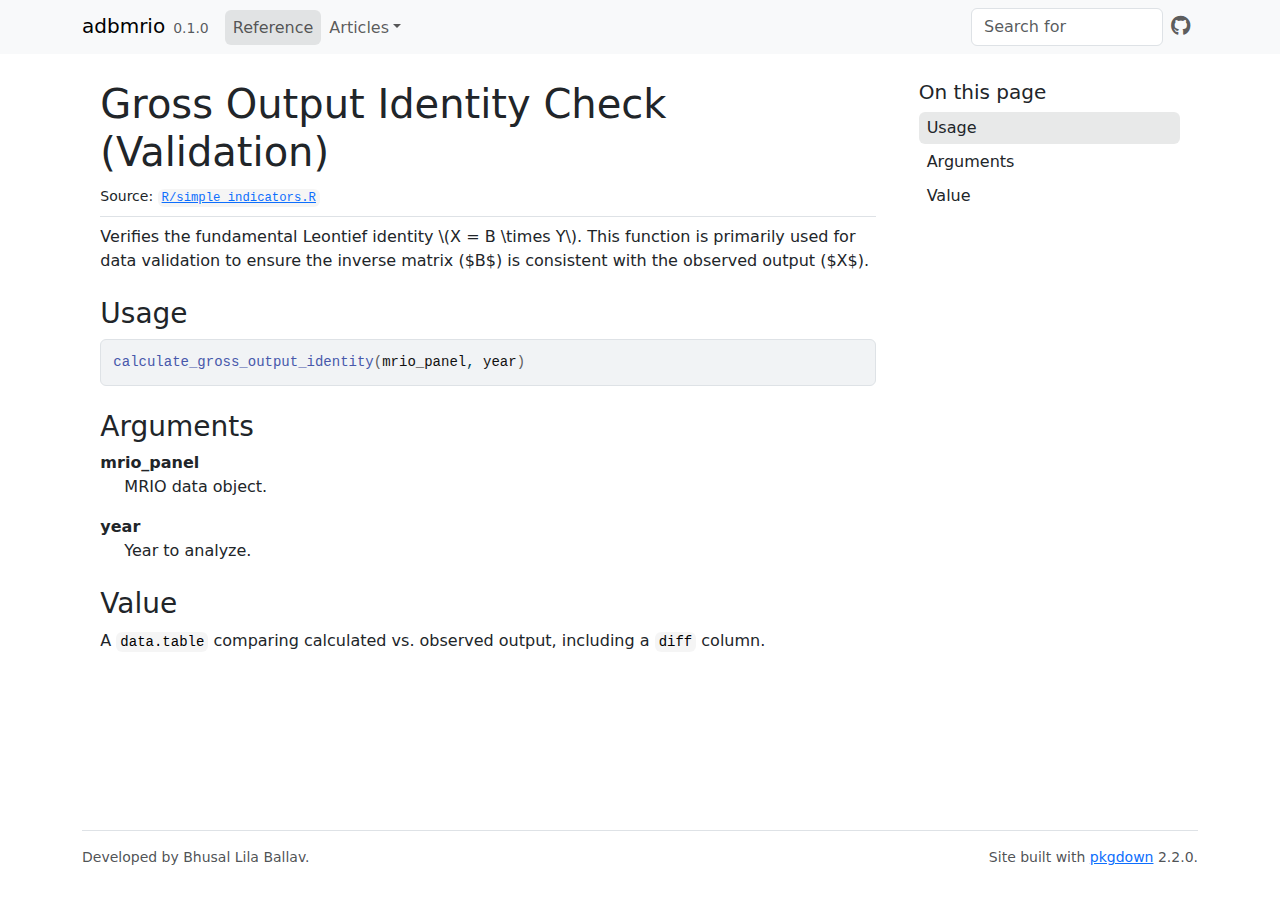
<file: docs/reference/calculate_gross_output_identity.html>
<!DOCTYPE html>
<!-- Generated by pkgdown: do not edit by hand --><html lang="en"><head><meta http-equiv="Content-Type" content="text/html; charset=UTF-8"><meta charset="utf-8"><meta http-equiv="X-UA-Compatible" content="IE=edge"><meta name="viewport" content="width=device-width, initial-scale=1, shrink-to-fit=no"><title>Gross Output Identity Check (Validation) — calculate_gross_output_identity • adbmrio</title><script src="../deps/jquery-3.6.0/jquery-3.6.0.min.js"></script><meta name="viewport" content="width=device-width, initial-scale=1, shrink-to-fit=no"><link href="../deps/bootstrap-5.3.1/bootstrap.min.css" rel="stylesheet"><script src="../deps/bootstrap-5.3.1/bootstrap.bundle.min.js"></script><link href="../deps/font-awesome-6.5.2/css/all.min.css" rel="stylesheet"><link href="../deps/font-awesome-6.5.2/css/v4-shims.min.css" rel="stylesheet"><script src="../deps/headroom-0.11.0/headroom.min.js"></script><script src="../deps/headroom-0.11.0/jQuery.headroom.min.js"></script><script src="../deps/bootstrap-toc-1.0.1/bootstrap-toc.min.js"></script><script src="../deps/clipboard.js-2.0.11/clipboard.min.js"></script><script src="../deps/search-1.0.0/autocomplete.jquery.min.js"></script><script src="../deps/search-1.0.0/fuse.min.js"></script><script src="../deps/search-1.0.0/mark.min.js"></script><!-- pkgdown --><script src="../pkgdown.js"></script><meta property="og:title" content="Gross Output Identity Check (Validation) — calculate_gross_output_identity"><meta name="description" content="Verifies the fundamental Leontief identity \(X = B \times Y\).
This function is primarily used for data validation to ensure the inverse matrix ($B$)
is consistent with the observed output ($X$)."><meta property="og:description" content="Verifies the fundamental Leontief identity \(X = B \times Y\).
This function is primarily used for data validation to ensure the inverse matrix ($B$)
is consistent with the observed output ($X$)."></head><body>
    <a href="#main" class="visually-hidden-focusable">Skip to contents</a>


    <nav class="navbar navbar-expand-lg fixed-top bg-light" data-bs-theme="light" aria-label="Site navigation"><div class="container">

    <a class="navbar-brand me-2" href="../index.html">adbmrio</a>

    <small class="nav-text text-muted me-auto" data-bs-toggle="tooltip" data-bs-placement="bottom" title="">0.1.0</small>


    <button class="navbar-toggler" type="button" data-bs-toggle="collapse" data-bs-target="#navbar" aria-controls="navbar" aria-expanded="false" aria-label="Toggle navigation">
      <span class="navbar-toggler-icon"></span>
    </button>

    <div id="navbar" class="collapse navbar-collapse ms-3">
      <ul class="navbar-nav me-auto"><li class="active nav-item"><a class="nav-link" href="../reference/index.html">Reference</a></li>
<li class="nav-item dropdown">
  <button class="nav-link dropdown-toggle" type="button" id="dropdown-articles" data-bs-toggle="dropdown" aria-expanded="false" aria-haspopup="true">Articles</button>
  <ul class="dropdown-menu" aria-labelledby="dropdown-articles"><li><a class="dropdown-item" href="../articles/methodology.html">Methodology: GVC Decomposition with adbmrio</a></li>
  </ul></li>
      </ul><ul class="navbar-nav"><li class="nav-item"><form class="form-inline" role="search">
 <input class="form-control" type="search" name="search-input" id="search-input" autocomplete="off" aria-label="Search site" placeholder="Search for" data-search-index="../search.json"></form></li>
<li class="nav-item"><a class="external-link nav-link" href="https://github.com/BallavBabu/adbmrio/" aria-label="GitHub"><span class="fa fab fa-github fa-lg"></span></a></li>
      </ul></div>


  </div>
</nav><div class="container template-reference-topic">
<div class="row">
  <main id="main" class="col-md-9"><div class="page-header">

      <h1>Gross Output Identity Check (Validation)</h1>
      <small class="dont-index">Source: <a href="https://github.com/BallavBabu/adbmrio/blob/HEAD/R/simple_indicators.R" class="external-link"><code>R/simple_indicators.R</code></a></small>
      <div class="d-none name"><code>calculate_gross_output_identity.Rd</code></div>
    </div>

    <div class="ref-description section level2">
    <p>Verifies the fundamental Leontief identity \(X = B \times Y\).
This function is primarily used for data validation to ensure the inverse matrix ($B$)
is consistent with the observed output ($X$).</p>
    </div>

    <div class="section level2">
    <h2 id="ref-usage">Usage<a class="anchor" aria-label="anchor" href="#ref-usage"></a></h2>
    <div class="sourceCode"><pre class="sourceCode r"><code><span><span class="fu">calculate_gross_output_identity</span><span class="op">(</span><span class="va">mrio_panel</span>, <span class="va">year</span><span class="op">)</span></span></code></pre></div>
    </div>

    <div class="section level2">
    <h2 id="arguments">Arguments<a class="anchor" aria-label="anchor" href="#arguments"></a></h2>


<dl><dt id="arg-mrio-panel">mrio_panel<a class="anchor" aria-label="anchor" href="#arg-mrio-panel"></a></dt>
<dd><p>MRIO data object.</p></dd>


<dt id="arg-year">year<a class="anchor" aria-label="anchor" href="#arg-year"></a></dt>
<dd><p>Year to analyze.</p></dd>

</dl></div>
    <div class="section level2">
    <h2 id="value">Value<a class="anchor" aria-label="anchor" href="#value"></a></h2>
    <p>A <code>data.table</code> comparing calculated vs. observed output, including a <code>diff</code> column.</p>
    </div>

  </main><aside class="col-md-3"><nav id="toc" aria-label="Table of contents"><h2>On this page</h2>
    </nav></aside></div>


    <footer><div class="pkgdown-footer-left">
  <p>Developed by Bhusal Lila Ballav.</p>
</div>

<div class="pkgdown-footer-right">
  <p>Site built with <a href="https://pkgdown.r-lib.org/" class="external-link">pkgdown</a> 2.2.0.</p>
</div>

    </footer></div>





  </body></html>
</file>
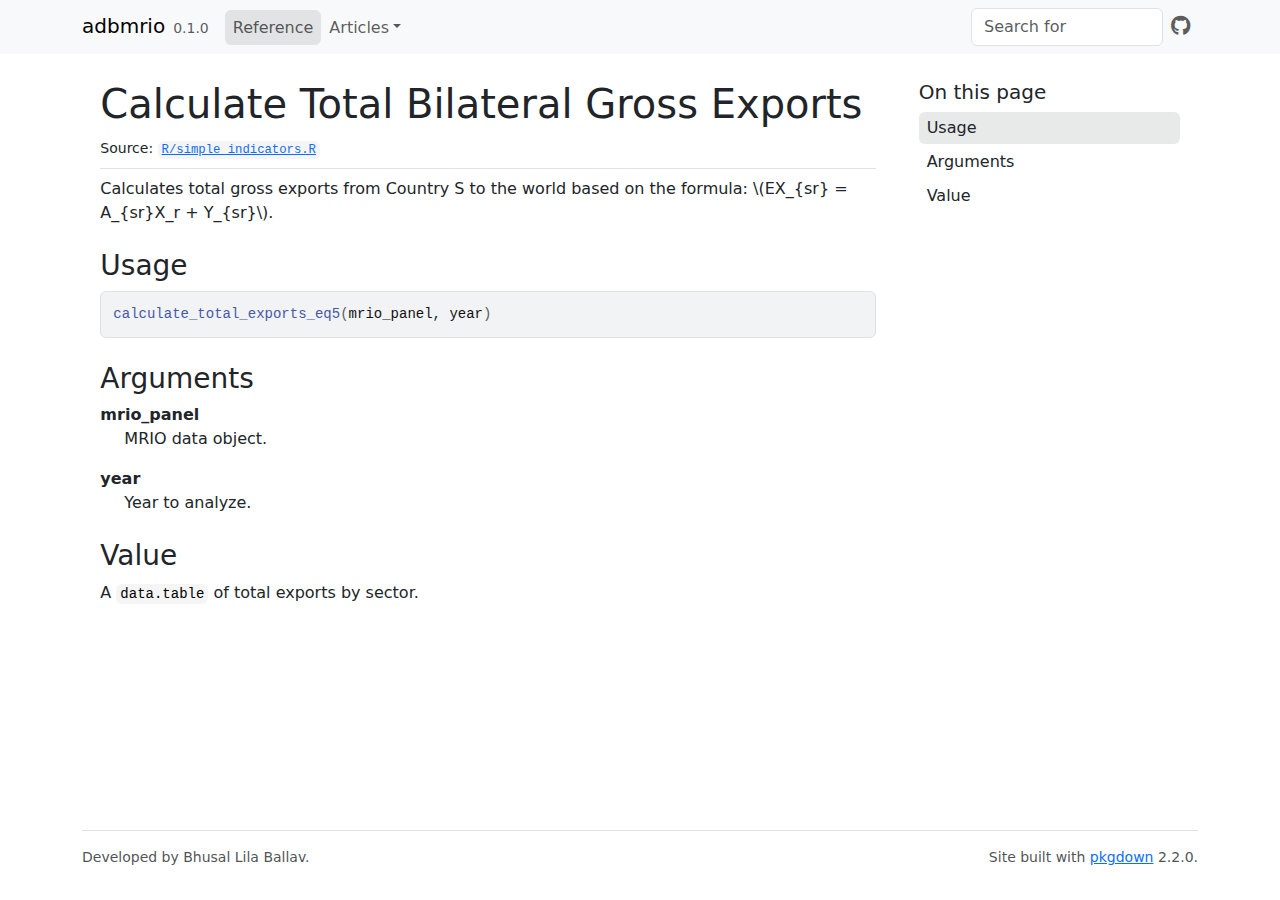
<file: docs/reference/calculate_total_exports_eq5.html>
<!DOCTYPE html>
<!-- Generated by pkgdown: do not edit by hand --><html lang="en"><head><meta http-equiv="Content-Type" content="text/html; charset=UTF-8"><meta charset="utf-8"><meta http-equiv="X-UA-Compatible" content="IE=edge"><meta name="viewport" content="width=device-width, initial-scale=1, shrink-to-fit=no"><title>Calculate Total Bilateral Gross Exports — calculate_total_exports_eq5 • adbmrio</title><script src="../deps/jquery-3.6.0/jquery-3.6.0.min.js"></script><meta name="viewport" content="width=device-width, initial-scale=1, shrink-to-fit=no"><link href="../deps/bootstrap-5.3.1/bootstrap.min.css" rel="stylesheet"><script src="../deps/bootstrap-5.3.1/bootstrap.bundle.min.js"></script><link href="../deps/font-awesome-6.5.2/css/all.min.css" rel="stylesheet"><link href="../deps/font-awesome-6.5.2/css/v4-shims.min.css" rel="stylesheet"><script src="../deps/headroom-0.11.0/headroom.min.js"></script><script src="../deps/headroom-0.11.0/jQuery.headroom.min.js"></script><script src="../deps/bootstrap-toc-1.0.1/bootstrap-toc.min.js"></script><script src="../deps/clipboard.js-2.0.11/clipboard.min.js"></script><script src="../deps/search-1.0.0/autocomplete.jquery.min.js"></script><script src="../deps/search-1.0.0/fuse.min.js"></script><script src="../deps/search-1.0.0/mark.min.js"></script><!-- pkgdown --><script src="../pkgdown.js"></script><meta property="og:title" content="Calculate Total Bilateral Gross Exports — calculate_total_exports_eq5"><meta name="description" content="Calculates total gross exports from Country S to the world based on the formula:
\(EX_{sr} = A_{sr}X_r + Y_{sr}\)."><meta property="og:description" content="Calculates total gross exports from Country S to the world based on the formula:
\(EX_{sr} = A_{sr}X_r + Y_{sr}\)."></head><body>
    <a href="#main" class="visually-hidden-focusable">Skip to contents</a>


    <nav class="navbar navbar-expand-lg fixed-top bg-light" data-bs-theme="light" aria-label="Site navigation"><div class="container">

    <a class="navbar-brand me-2" href="../index.html">adbmrio</a>

    <small class="nav-text text-muted me-auto" data-bs-toggle="tooltip" data-bs-placement="bottom" title="">0.1.0</small>


    <button class="navbar-toggler" type="button" data-bs-toggle="collapse" data-bs-target="#navbar" aria-controls="navbar" aria-expanded="false" aria-label="Toggle navigation">
      <span class="navbar-toggler-icon"></span>
    </button>

    <div id="navbar" class="collapse navbar-collapse ms-3">
      <ul class="navbar-nav me-auto"><li class="active nav-item"><a class="nav-link" href="../reference/index.html">Reference</a></li>
<li class="nav-item dropdown">
  <button class="nav-link dropdown-toggle" type="button" id="dropdown-articles" data-bs-toggle="dropdown" aria-expanded="false" aria-haspopup="true">Articles</button>
  <ul class="dropdown-menu" aria-labelledby="dropdown-articles"><li><a class="dropdown-item" href="../articles/methodology.html">Methodology: GVC Decomposition with adbmrio</a></li>
  </ul></li>
      </ul><ul class="navbar-nav"><li class="nav-item"><form class="form-inline" role="search">
 <input class="form-control" type="search" name="search-input" id="search-input" autocomplete="off" aria-label="Search site" placeholder="Search for" data-search-index="../search.json"></form></li>
<li class="nav-item"><a class="external-link nav-link" href="https://github.com/BallavBabu/adbmrio/" aria-label="GitHub"><span class="fa fab fa-github fa-lg"></span></a></li>
      </ul></div>


  </div>
</nav><div class="container template-reference-topic">
<div class="row">
  <main id="main" class="col-md-9"><div class="page-header">

      <h1>Calculate Total Bilateral Gross Exports</h1>
      <small class="dont-index">Source: <a href="https://github.com/BallavBabu/adbmrio/blob/HEAD/R/simple_indicators.R" class="external-link"><code>R/simple_indicators.R</code></a></small>
      <div class="d-none name"><code>calculate_total_exports_eq5.Rd</code></div>
    </div>

    <div class="ref-description section level2">
    <p>Calculates total gross exports from Country S to the world based on the formula:
\(EX_{sr} = A_{sr}X_r + Y_{sr}\).</p>
    </div>

    <div class="section level2">
    <h2 id="ref-usage">Usage<a class="anchor" aria-label="anchor" href="#ref-usage"></a></h2>
    <div class="sourceCode"><pre class="sourceCode r"><code><span><span class="fu">calculate_total_exports_eq5</span><span class="op">(</span><span class="va">mrio_panel</span>, <span class="va">year</span><span class="op">)</span></span></code></pre></div>
    </div>

    <div class="section level2">
    <h2 id="arguments">Arguments<a class="anchor" aria-label="anchor" href="#arguments"></a></h2>


<dl><dt id="arg-mrio-panel">mrio_panel<a class="anchor" aria-label="anchor" href="#arg-mrio-panel"></a></dt>
<dd><p>MRIO data object.</p></dd>


<dt id="arg-year">year<a class="anchor" aria-label="anchor" href="#arg-year"></a></dt>
<dd><p>Year to analyze.</p></dd>

</dl></div>
    <div class="section level2">
    <h2 id="value">Value<a class="anchor" aria-label="anchor" href="#value"></a></h2>
    <p>A <code>data.table</code> of total exports by sector.</p>
    </div>

  </main><aside class="col-md-3"><nav id="toc" aria-label="Table of contents"><h2>On this page</h2>
    </nav></aside></div>


    <footer><div class="pkgdown-footer-left">
  <p>Developed by Bhusal Lila Ballav.</p>
</div>

<div class="pkgdown-footer-right">
  <p>Site built with <a href="https://pkgdown.r-lib.org/" class="external-link">pkgdown</a> 2.2.0.</p>
</div>

    </footer></div>





  </body></html>
</file>
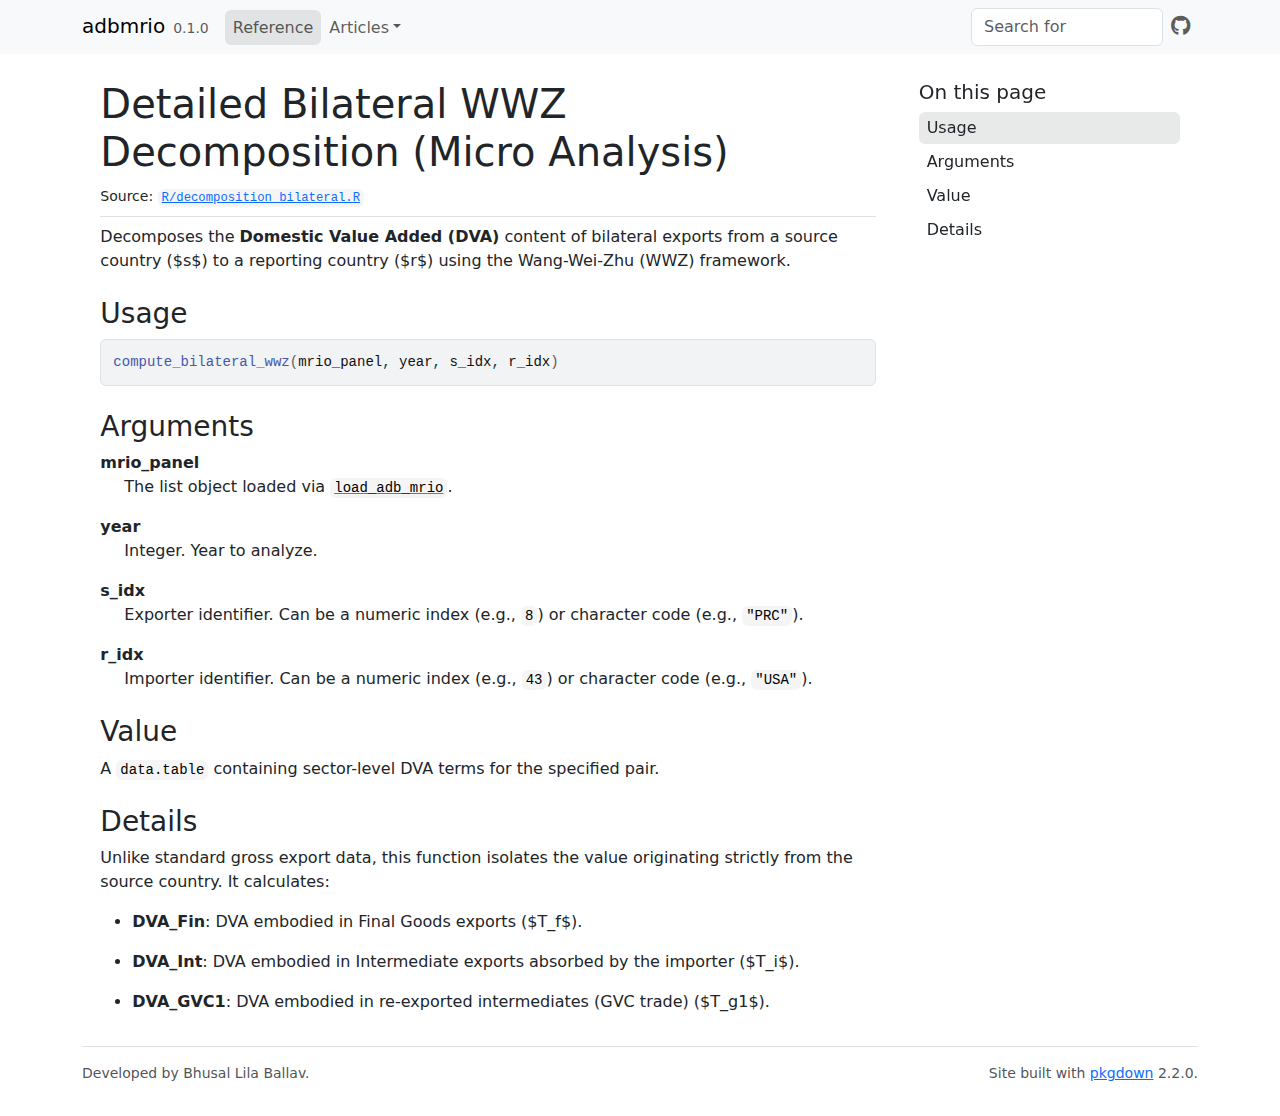
<file: docs/reference/compute_bilateral_wwz.html>
<!DOCTYPE html>
<!-- Generated by pkgdown: do not edit by hand --><html lang="en"><head><meta http-equiv="Content-Type" content="text/html; charset=UTF-8"><meta charset="utf-8"><meta http-equiv="X-UA-Compatible" content="IE=edge"><meta name="viewport" content="width=device-width, initial-scale=1, shrink-to-fit=no"><title>Detailed Bilateral WWZ Decomposition (Micro Analysis) — compute_bilateral_wwz • adbmrio</title><script src="../deps/jquery-3.6.0/jquery-3.6.0.min.js"></script><meta name="viewport" content="width=device-width, initial-scale=1, shrink-to-fit=no"><link href="../deps/bootstrap-5.3.1/bootstrap.min.css" rel="stylesheet"><script src="../deps/bootstrap-5.3.1/bootstrap.bundle.min.js"></script><link href="../deps/font-awesome-6.5.2/css/all.min.css" rel="stylesheet"><link href="../deps/font-awesome-6.5.2/css/v4-shims.min.css" rel="stylesheet"><script src="../deps/headroom-0.11.0/headroom.min.js"></script><script src="../deps/headroom-0.11.0/jQuery.headroom.min.js"></script><script src="../deps/bootstrap-toc-1.0.1/bootstrap-toc.min.js"></script><script src="../deps/clipboard.js-2.0.11/clipboard.min.js"></script><script src="../deps/search-1.0.0/autocomplete.jquery.min.js"></script><script src="../deps/search-1.0.0/fuse.min.js"></script><script src="../deps/search-1.0.0/mark.min.js"></script><!-- pkgdown --><script src="../pkgdown.js"></script><meta property="og:title" content="Detailed Bilateral WWZ Decomposition (Micro Analysis) — compute_bilateral_wwz"><meta name="description" content="Decomposes the Domestic Value Added (DVA) content of bilateral exports
from a source country ($s$) to a reporting country ($r$) using the Wang-Wei-Zhu (WWZ) framework."><meta property="og:description" content="Decomposes the Domestic Value Added (DVA) content of bilateral exports
from a source country ($s$) to a reporting country ($r$) using the Wang-Wei-Zhu (WWZ) framework."></head><body>
    <a href="#main" class="visually-hidden-focusable">Skip to contents</a>


    <nav class="navbar navbar-expand-lg fixed-top bg-light" data-bs-theme="light" aria-label="Site navigation"><div class="container">

    <a class="navbar-brand me-2" href="../index.html">adbmrio</a>

    <small class="nav-text text-muted me-auto" data-bs-toggle="tooltip" data-bs-placement="bottom" title="">0.1.0</small>


    <button class="navbar-toggler" type="button" data-bs-toggle="collapse" data-bs-target="#navbar" aria-controls="navbar" aria-expanded="false" aria-label="Toggle navigation">
      <span class="navbar-toggler-icon"></span>
    </button>

    <div id="navbar" class="collapse navbar-collapse ms-3">
      <ul class="navbar-nav me-auto"><li class="active nav-item"><a class="nav-link" href="../reference/index.html">Reference</a></li>
<li class="nav-item dropdown">
  <button class="nav-link dropdown-toggle" type="button" id="dropdown-articles" data-bs-toggle="dropdown" aria-expanded="false" aria-haspopup="true">Articles</button>
  <ul class="dropdown-menu" aria-labelledby="dropdown-articles"><li><a class="dropdown-item" href="../articles/methodology.html">Methodology: GVC Decomposition with adbmrio</a></li>
  </ul></li>
      </ul><ul class="navbar-nav"><li class="nav-item"><form class="form-inline" role="search">
 <input class="form-control" type="search" name="search-input" id="search-input" autocomplete="off" aria-label="Search site" placeholder="Search for" data-search-index="../search.json"></form></li>
<li class="nav-item"><a class="external-link nav-link" href="https://github.com/BallavBabu/adbmrio/" aria-label="GitHub"><span class="fa fab fa-github fa-lg"></span></a></li>
      </ul></div>


  </div>
</nav><div class="container template-reference-topic">
<div class="row">
  <main id="main" class="col-md-9"><div class="page-header">

      <h1>Detailed Bilateral WWZ Decomposition (Micro Analysis)</h1>
      <small class="dont-index">Source: <a href="https://github.com/BallavBabu/adbmrio/blob/HEAD/R/decomposition_bilateral.R" class="external-link"><code>R/decomposition_bilateral.R</code></a></small>
      <div class="d-none name"><code>compute_bilateral_wwz.Rd</code></div>
    </div>

    <div class="ref-description section level2">
    <p>Decomposes the <strong>Domestic Value Added (DVA)</strong> content of bilateral exports
from a source country ($s$) to a reporting country ($r$) using the Wang-Wei-Zhu (WWZ) framework.</p>
    </div>

    <div class="section level2">
    <h2 id="ref-usage">Usage<a class="anchor" aria-label="anchor" href="#ref-usage"></a></h2>
    <div class="sourceCode"><pre class="sourceCode r"><code><span><span class="fu">compute_bilateral_wwz</span><span class="op">(</span><span class="va">mrio_panel</span>, <span class="va">year</span>, <span class="va">s_idx</span>, <span class="va">r_idx</span><span class="op">)</span></span></code></pre></div>
    </div>

    <div class="section level2">
    <h2 id="arguments">Arguments<a class="anchor" aria-label="anchor" href="#arguments"></a></h2>


<dl><dt id="arg-mrio-panel">mrio_panel<a class="anchor" aria-label="anchor" href="#arg-mrio-panel"></a></dt>
<dd><p>The list object loaded via <code><a href="load_adb_mrio.html">load_adb_mrio</a></code>.</p></dd>


<dt id="arg-year">year<a class="anchor" aria-label="anchor" href="#arg-year"></a></dt>
<dd><p>Integer. Year to analyze.</p></dd>


<dt id="arg-s-idx">s_idx<a class="anchor" aria-label="anchor" href="#arg-s-idx"></a></dt>
<dd><p>Exporter identifier. Can be a numeric index (e.g., <code>8</code>) or character code (e.g., <code>"PRC"</code>).</p></dd>


<dt id="arg-r-idx">r_idx<a class="anchor" aria-label="anchor" href="#arg-r-idx"></a></dt>
<dd><p>Importer identifier. Can be a numeric index (e.g., <code>43</code>) or character code (e.g., <code>"USA"</code>).</p></dd>

</dl></div>
    <div class="section level2">
    <h2 id="value">Value<a class="anchor" aria-label="anchor" href="#value"></a></h2>
    <p>A <code>data.table</code> containing sector-level DVA terms for the specified pair.</p>
    </div>
    <div class="section level2">
    <h2 id="details">Details<a class="anchor" aria-label="anchor" href="#details"></a></h2>
    <p>Unlike standard gross export data, this function isolates the value originating strictly
from the source country. It calculates:</p><ul><li><p><strong>DVA_Fin</strong>: DVA embodied in Final Goods exports ($T_f$).</p></li>
<li><p><strong>DVA_Int</strong>: DVA embodied in Intermediate exports absorbed by the importer ($T_i$).</p></li>
<li><p><strong>DVA_GVC1</strong>: DVA embodied in re-exported intermediates (GVC trade) ($T_g1$).</p></li>
</ul></div>

  </main><aside class="col-md-3"><nav id="toc" aria-label="Table of contents"><h2>On this page</h2>
    </nav></aside></div>


    <footer><div class="pkgdown-footer-left">
  <p>Developed by Bhusal Lila Ballav.</p>
</div>

<div class="pkgdown-footer-right">
  <p>Site built with <a href="https://pkgdown.r-lib.org/" class="external-link">pkgdown</a> 2.2.0.</p>
</div>

    </footer></div>





  </body></html>
</file>
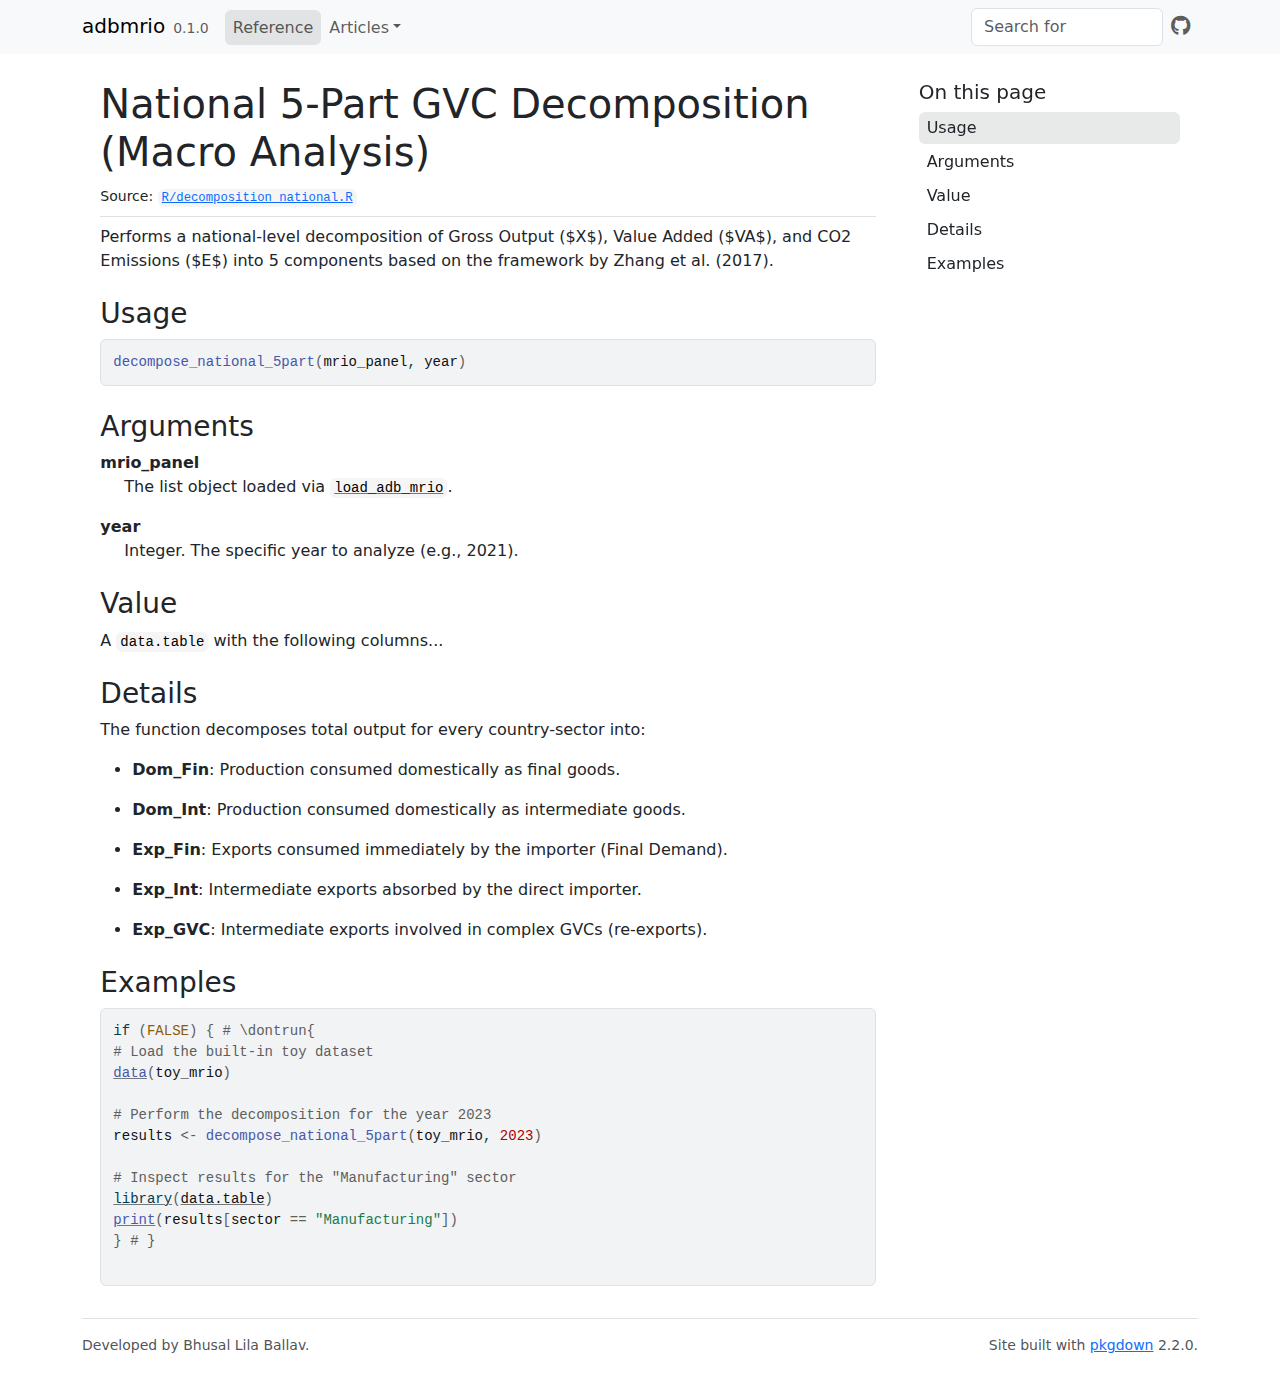
<file: docs/reference/decompose_national_5part.html>
<!DOCTYPE html>
<!-- Generated by pkgdown: do not edit by hand --><html lang="en"><head><meta http-equiv="Content-Type" content="text/html; charset=UTF-8"><meta charset="utf-8"><meta http-equiv="X-UA-Compatible" content="IE=edge"><meta name="viewport" content="width=device-width, initial-scale=1, shrink-to-fit=no"><title>National 5-Part GVC Decomposition (Macro Analysis) — decompose_national_5part • adbmrio</title><script src="../deps/jquery-3.6.0/jquery-3.6.0.min.js"></script><meta name="viewport" content="width=device-width, initial-scale=1, shrink-to-fit=no"><link href="../deps/bootstrap-5.3.1/bootstrap.min.css" rel="stylesheet"><script src="../deps/bootstrap-5.3.1/bootstrap.bundle.min.js"></script><link href="../deps/font-awesome-6.5.2/css/all.min.css" rel="stylesheet"><link href="../deps/font-awesome-6.5.2/css/v4-shims.min.css" rel="stylesheet"><script src="../deps/headroom-0.11.0/headroom.min.js"></script><script src="../deps/headroom-0.11.0/jQuery.headroom.min.js"></script><script src="../deps/bootstrap-toc-1.0.1/bootstrap-toc.min.js"></script><script src="../deps/clipboard.js-2.0.11/clipboard.min.js"></script><script src="../deps/search-1.0.0/autocomplete.jquery.min.js"></script><script src="../deps/search-1.0.0/fuse.min.js"></script><script src="../deps/search-1.0.0/mark.min.js"></script><!-- pkgdown --><script src="../pkgdown.js"></script><meta property="og:title" content="National 5-Part GVC Decomposition (Macro Analysis) — decompose_national_5part"><meta name="description" content="Performs a national-level decomposition of Gross Output ($X$), Value Added ($VA$),
and CO2 Emissions ($E$) into 5 components based on the framework by Zhang et al. (2017)."><meta property="og:description" content="Performs a national-level decomposition of Gross Output ($X$), Value Added ($VA$),
and CO2 Emissions ($E$) into 5 components based on the framework by Zhang et al. (2017)."></head><body>
    <a href="#main" class="visually-hidden-focusable">Skip to contents</a>


    <nav class="navbar navbar-expand-lg fixed-top bg-light" data-bs-theme="light" aria-label="Site navigation"><div class="container">

    <a class="navbar-brand me-2" href="../index.html">adbmrio</a>

    <small class="nav-text text-muted me-auto" data-bs-toggle="tooltip" data-bs-placement="bottom" title="">0.1.0</small>


    <button class="navbar-toggler" type="button" data-bs-toggle="collapse" data-bs-target="#navbar" aria-controls="navbar" aria-expanded="false" aria-label="Toggle navigation">
      <span class="navbar-toggler-icon"></span>
    </button>

    <div id="navbar" class="collapse navbar-collapse ms-3">
      <ul class="navbar-nav me-auto"><li class="active nav-item"><a class="nav-link" href="../reference/index.html">Reference</a></li>
<li class="nav-item dropdown">
  <button class="nav-link dropdown-toggle" type="button" id="dropdown-articles" data-bs-toggle="dropdown" aria-expanded="false" aria-haspopup="true">Articles</button>
  <ul class="dropdown-menu" aria-labelledby="dropdown-articles"><li><a class="dropdown-item" href="../articles/methodology.html">Methodology: GVC Decomposition with adbmrio</a></li>
  </ul></li>
      </ul><ul class="navbar-nav"><li class="nav-item"><form class="form-inline" role="search">
 <input class="form-control" type="search" name="search-input" id="search-input" autocomplete="off" aria-label="Search site" placeholder="Search for" data-search-index="../search.json"></form></li>
<li class="nav-item"><a class="external-link nav-link" href="https://github.com/BallavBabu/adbmrio/" aria-label="GitHub"><span class="fa fab fa-github fa-lg"></span></a></li>
      </ul></div>


  </div>
</nav><div class="container template-reference-topic">
<div class="row">
  <main id="main" class="col-md-9"><div class="page-header">

      <h1>National 5-Part GVC Decomposition (Macro Analysis)</h1>
      <small class="dont-index">Source: <a href="https://github.com/BallavBabu/adbmrio/blob/HEAD/R/decomposition_national.R" class="external-link"><code>R/decomposition_national.R</code></a></small>
      <div class="d-none name"><code>decompose_national_5part.Rd</code></div>
    </div>

    <div class="ref-description section level2">
    <p>Performs a national-level decomposition of Gross Output ($X$), Value Added ($VA$),
and CO2 Emissions ($E$) into 5 components based on the framework by Zhang et al. (2017).</p>
    </div>

    <div class="section level2">
    <h2 id="ref-usage">Usage<a class="anchor" aria-label="anchor" href="#ref-usage"></a></h2>
    <div class="sourceCode"><pre class="sourceCode r"><code><span><span class="fu">decompose_national_5part</span><span class="op">(</span><span class="va">mrio_panel</span>, <span class="va">year</span><span class="op">)</span></span></code></pre></div>
    </div>

    <div class="section level2">
    <h2 id="arguments">Arguments<a class="anchor" aria-label="anchor" href="#arguments"></a></h2>


<dl><dt id="arg-mrio-panel">mrio_panel<a class="anchor" aria-label="anchor" href="#arg-mrio-panel"></a></dt>
<dd><p>The list object loaded via <code><a href="load_adb_mrio.html">load_adb_mrio</a></code>.</p></dd>


<dt id="arg-year">year<a class="anchor" aria-label="anchor" href="#arg-year"></a></dt>
<dd><p>Integer. The specific year to analyze (e.g., 2021).</p></dd>

</dl></div>
    <div class="section level2">
    <h2 id="value">Value<a class="anchor" aria-label="anchor" href="#value"></a></h2>
    <p>A <code>data.table</code> with the following columns...</p>
    </div>
    <div class="section level2">
    <h2 id="details">Details<a class="anchor" aria-label="anchor" href="#details"></a></h2>
    <p>The function decomposes total output for every country-sector into:</p><ul><li><p><strong>Dom_Fin</strong>: Production consumed domestically as final goods.</p></li>
<li><p><strong>Dom_Int</strong>: Production consumed domestically as intermediate goods.</p></li>
<li><p><strong>Exp_Fin</strong>: Exports consumed immediately by the importer (Final Demand).</p></li>
<li><p><strong>Exp_Int</strong>: Intermediate exports absorbed by the direct importer.</p></li>
<li><p><strong>Exp_GVC</strong>: Intermediate exports involved in complex GVCs (re-exports).</p></li>
</ul></div>

    <div class="section level2">
    <h2 id="ref-examples">Examples<a class="anchor" aria-label="anchor" href="#ref-examples"></a></h2>
    <div class="sourceCode"><pre class="sourceCode r"><code><span class="r-in"><span><span class="kw">if</span> <span class="op">(</span><span class="cn">FALSE</span><span class="op">)</span> <span class="op">{</span> <span class="co"># \dontrun{</span></span></span>
<span class="r-in"><span><span class="co"># Load the built-in toy dataset</span></span></span>
<span class="r-in"><span><span class="fu"><a href="https://rdrr.io/r/utils/data.html" class="external-link">data</a></span><span class="op">(</span><span class="va">toy_mrio</span><span class="op">)</span></span></span>
<span class="r-in"><span></span></span>
<span class="r-in"><span><span class="co"># Perform the decomposition for the year 2023</span></span></span>
<span class="r-in"><span><span class="va">results</span> <span class="op">&lt;-</span> <span class="fu">decompose_national_5part</span><span class="op">(</span><span class="va">toy_mrio</span>, <span class="fl">2023</span><span class="op">)</span></span></span>
<span class="r-in"><span></span></span>
<span class="r-in"><span><span class="co"># Inspect results for the "Manufacturing" sector</span></span></span>
<span class="r-in"><span><span class="kw"><a href="https://rdrr.io/r/base/library.html" class="external-link">library</a></span><span class="op">(</span><span class="va"><a href="https://r-datatable.com" class="external-link">data.table</a></span><span class="op">)</span></span></span>
<span class="r-in"><span><span class="fu"><a href="https://rdrr.io/r/base/print.html" class="external-link">print</a></span><span class="op">(</span><span class="va">results</span><span class="op">[</span><span class="va">sector</span> <span class="op">==</span> <span class="st">"Manufacturing"</span><span class="op">]</span><span class="op">)</span></span></span>
<span class="r-in"><span><span class="op">}</span> <span class="co"># }</span></span></span>
<span class="r-in"><span></span></span>
</code></pre></div>
    </div>
  </main><aside class="col-md-3"><nav id="toc" aria-label="Table of contents"><h2>On this page</h2>
    </nav></aside></div>


    <footer><div class="pkgdown-footer-left">
  <p>Developed by Bhusal Lila Ballav.</p>
</div>

<div class="pkgdown-footer-right">
  <p>Site built with <a href="https://pkgdown.r-lib.org/" class="external-link">pkgdown</a> 2.2.0.</p>
</div>

    </footer></div>





  </body></html>
</file>
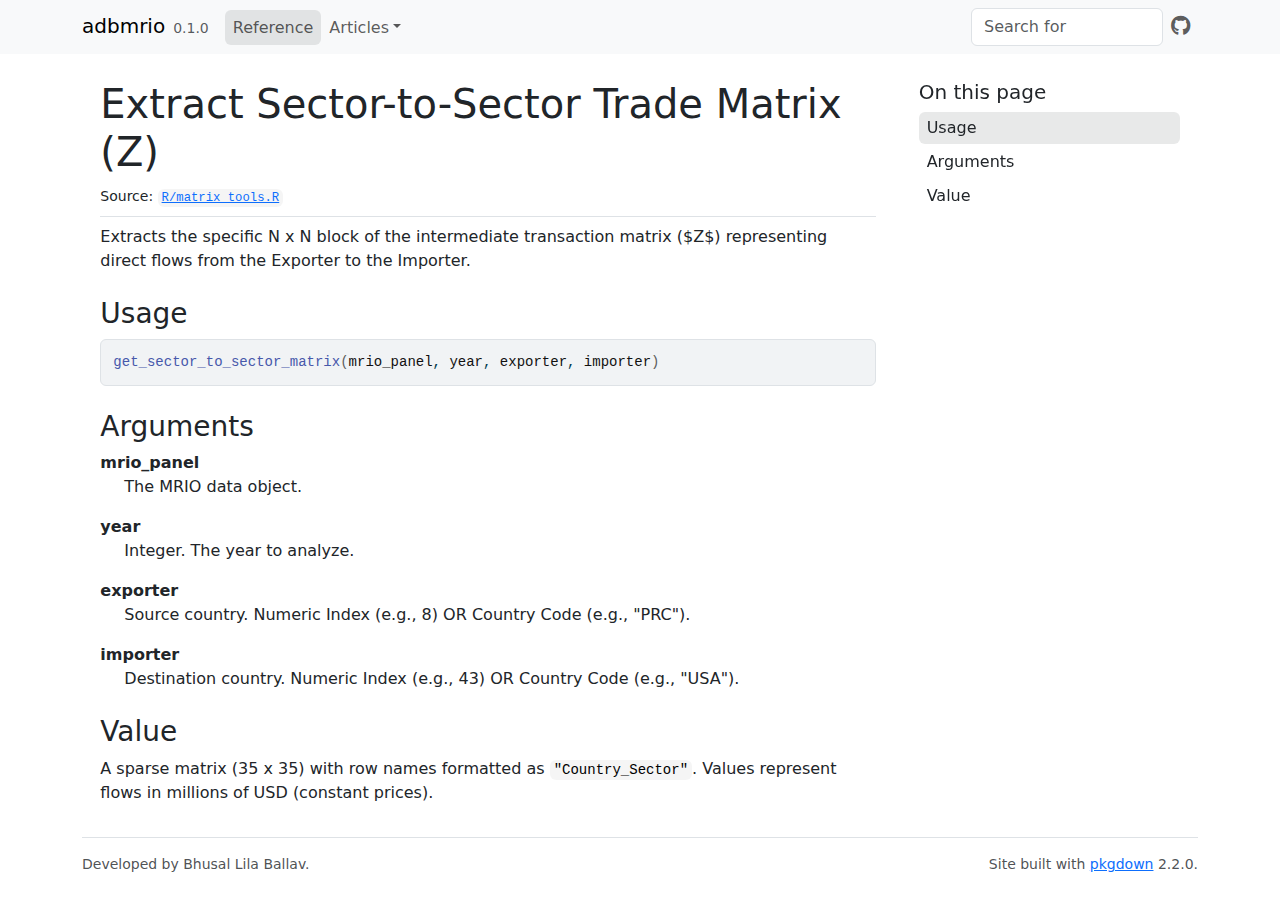
<file: docs/reference/get_sector_to_sector_matrix.html>
<!DOCTYPE html>
<!-- Generated by pkgdown: do not edit by hand --><html lang="en"><head><meta http-equiv="Content-Type" content="text/html; charset=UTF-8"><meta charset="utf-8"><meta http-equiv="X-UA-Compatible" content="IE=edge"><meta name="viewport" content="width=device-width, initial-scale=1, shrink-to-fit=no"><title>Extract Sector-to-Sector Trade Matrix (Z) — get_sector_to_sector_matrix • adbmrio</title><script src="../deps/jquery-3.6.0/jquery-3.6.0.min.js"></script><meta name="viewport" content="width=device-width, initial-scale=1, shrink-to-fit=no"><link href="../deps/bootstrap-5.3.1/bootstrap.min.css" rel="stylesheet"><script src="../deps/bootstrap-5.3.1/bootstrap.bundle.min.js"></script><link href="../deps/font-awesome-6.5.2/css/all.min.css" rel="stylesheet"><link href="../deps/font-awesome-6.5.2/css/v4-shims.min.css" rel="stylesheet"><script src="../deps/headroom-0.11.0/headroom.min.js"></script><script src="../deps/headroom-0.11.0/jQuery.headroom.min.js"></script><script src="../deps/bootstrap-toc-1.0.1/bootstrap-toc.min.js"></script><script src="../deps/clipboard.js-2.0.11/clipboard.min.js"></script><script src="../deps/search-1.0.0/autocomplete.jquery.min.js"></script><script src="../deps/search-1.0.0/fuse.min.js"></script><script src="../deps/search-1.0.0/mark.min.js"></script><!-- pkgdown --><script src="../pkgdown.js"></script><meta property="og:title" content="Extract Sector-to-Sector Trade Matrix (Z) — get_sector_to_sector_matrix"><meta name="description" content="Extracts the specific N x N block of the intermediate transaction matrix ($Z$)
representing direct flows from the Exporter to the Importer."><meta property="og:description" content="Extracts the specific N x N block of the intermediate transaction matrix ($Z$)
representing direct flows from the Exporter to the Importer."></head><body>
    <a href="#main" class="visually-hidden-focusable">Skip to contents</a>


    <nav class="navbar navbar-expand-lg fixed-top bg-light" data-bs-theme="light" aria-label="Site navigation"><div class="container">

    <a class="navbar-brand me-2" href="../index.html">adbmrio</a>

    <small class="nav-text text-muted me-auto" data-bs-toggle="tooltip" data-bs-placement="bottom" title="">0.1.0</small>


    <button class="navbar-toggler" type="button" data-bs-toggle="collapse" data-bs-target="#navbar" aria-controls="navbar" aria-expanded="false" aria-label="Toggle navigation">
      <span class="navbar-toggler-icon"></span>
    </button>

    <div id="navbar" class="collapse navbar-collapse ms-3">
      <ul class="navbar-nav me-auto"><li class="active nav-item"><a class="nav-link" href="../reference/index.html">Reference</a></li>
<li class="nav-item dropdown">
  <button class="nav-link dropdown-toggle" type="button" id="dropdown-articles" data-bs-toggle="dropdown" aria-expanded="false" aria-haspopup="true">Articles</button>
  <ul class="dropdown-menu" aria-labelledby="dropdown-articles"><li><a class="dropdown-item" href="../articles/methodology.html">Methodology: GVC Decomposition with adbmrio</a></li>
  </ul></li>
      </ul><ul class="navbar-nav"><li class="nav-item"><form class="form-inline" role="search">
 <input class="form-control" type="search" name="search-input" id="search-input" autocomplete="off" aria-label="Search site" placeholder="Search for" data-search-index="../search.json"></form></li>
<li class="nav-item"><a class="external-link nav-link" href="https://github.com/BallavBabu/adbmrio/" aria-label="GitHub"><span class="fa fab fa-github fa-lg"></span></a></li>
      </ul></div>


  </div>
</nav><div class="container template-reference-topic">
<div class="row">
  <main id="main" class="col-md-9"><div class="page-header">

      <h1>Extract Sector-to-Sector Trade Matrix (Z)</h1>
      <small class="dont-index">Source: <a href="https://github.com/BallavBabu/adbmrio/blob/HEAD/R/matrix_tools.R" class="external-link"><code>R/matrix_tools.R</code></a></small>
      <div class="d-none name"><code>get_sector_to_sector_matrix.Rd</code></div>
    </div>

    <div class="ref-description section level2">
    <p>Extracts the specific N x N block of the intermediate transaction matrix ($Z$)
representing direct flows from the Exporter to the Importer.</p>
    </div>

    <div class="section level2">
    <h2 id="ref-usage">Usage<a class="anchor" aria-label="anchor" href="#ref-usage"></a></h2>
    <div class="sourceCode"><pre class="sourceCode r"><code><span><span class="fu">get_sector_to_sector_matrix</span><span class="op">(</span><span class="va">mrio_panel</span>, <span class="va">year</span>, <span class="va">exporter</span>, <span class="va">importer</span><span class="op">)</span></span></code></pre></div>
    </div>

    <div class="section level2">
    <h2 id="arguments">Arguments<a class="anchor" aria-label="anchor" href="#arguments"></a></h2>


<dl><dt id="arg-mrio-panel">mrio_panel<a class="anchor" aria-label="anchor" href="#arg-mrio-panel"></a></dt>
<dd><p>The MRIO data object.</p></dd>


<dt id="arg-year">year<a class="anchor" aria-label="anchor" href="#arg-year"></a></dt>
<dd><p>Integer. The year to analyze.</p></dd>


<dt id="arg-exporter">exporter<a class="anchor" aria-label="anchor" href="#arg-exporter"></a></dt>
<dd><p>Source country. Numeric Index (e.g., 8) OR Country Code (e.g., "PRC").</p></dd>


<dt id="arg-importer">importer<a class="anchor" aria-label="anchor" href="#arg-importer"></a></dt>
<dd><p>Destination country. Numeric Index (e.g., 43) OR Country Code (e.g., "USA").</p></dd>

</dl></div>
    <div class="section level2">
    <h2 id="value">Value<a class="anchor" aria-label="anchor" href="#value"></a></h2>
    <p>A sparse matrix (35 x 35) with row names formatted as <code>"Country_Sector"</code>.
Values represent flows in millions of USD (constant prices).</p>
    </div>

  </main><aside class="col-md-3"><nav id="toc" aria-label="Table of contents"><h2>On this page</h2>
    </nav></aside></div>


    <footer><div class="pkgdown-footer-left">
  <p>Developed by Bhusal Lila Ballav.</p>
</div>

<div class="pkgdown-footer-right">
  <p>Site built with <a href="https://pkgdown.r-lib.org/" class="external-link">pkgdown</a> 2.2.0.</p>
</div>

    </footer></div>





  </body></html>
</file>
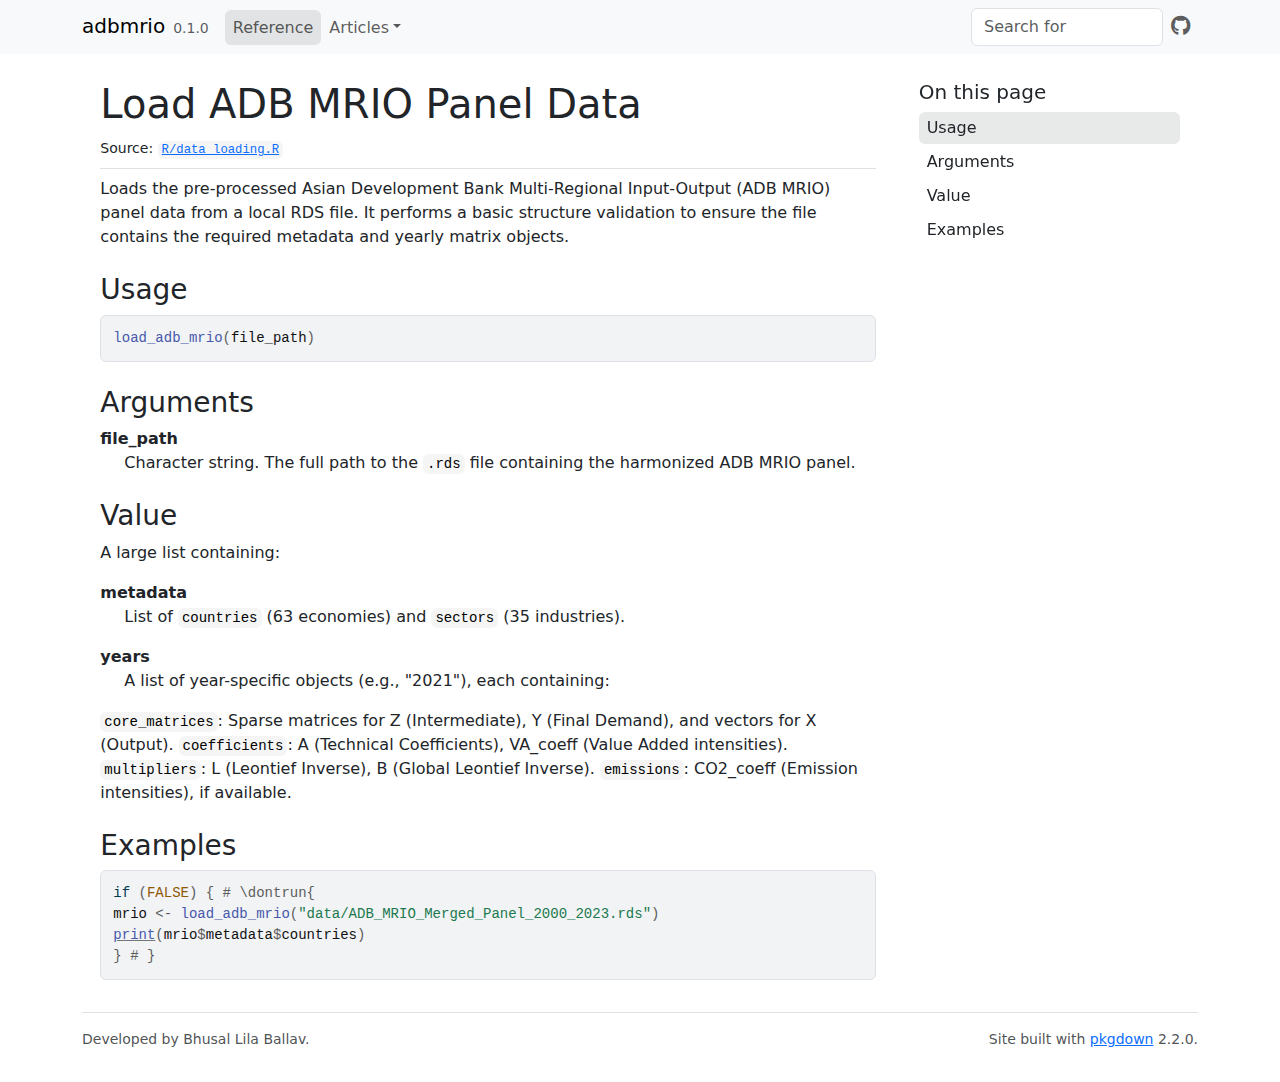
<file: docs/reference/load_adb_mrio.html>
<!DOCTYPE html>
<!-- Generated by pkgdown: do not edit by hand --><html lang="en"><head><meta http-equiv="Content-Type" content="text/html; charset=UTF-8"><meta charset="utf-8"><meta http-equiv="X-UA-Compatible" content="IE=edge"><meta name="viewport" content="width=device-width, initial-scale=1, shrink-to-fit=no"><title>Load ADB MRIO Panel Data — load_adb_mrio • adbmrio</title><script src="../deps/jquery-3.6.0/jquery-3.6.0.min.js"></script><meta name="viewport" content="width=device-width, initial-scale=1, shrink-to-fit=no"><link href="../deps/bootstrap-5.3.1/bootstrap.min.css" rel="stylesheet"><script src="../deps/bootstrap-5.3.1/bootstrap.bundle.min.js"></script><link href="../deps/font-awesome-6.5.2/css/all.min.css" rel="stylesheet"><link href="../deps/font-awesome-6.5.2/css/v4-shims.min.css" rel="stylesheet"><script src="../deps/headroom-0.11.0/headroom.min.js"></script><script src="../deps/headroom-0.11.0/jQuery.headroom.min.js"></script><script src="../deps/bootstrap-toc-1.0.1/bootstrap-toc.min.js"></script><script src="../deps/clipboard.js-2.0.11/clipboard.min.js"></script><script src="../deps/search-1.0.0/autocomplete.jquery.min.js"></script><script src="../deps/search-1.0.0/fuse.min.js"></script><script src="../deps/search-1.0.0/mark.min.js"></script><!-- pkgdown --><script src="../pkgdown.js"></script><meta property="og:title" content="Load ADB MRIO Panel Data — load_adb_mrio"><meta name="description" content="Loads the pre-processed Asian Development Bank Multi-Regional Input-Output (ADB MRIO)
panel data from a local RDS file. It performs a basic structure validation to ensure
the file contains the required metadata and yearly matrix objects."><meta property="og:description" content="Loads the pre-processed Asian Development Bank Multi-Regional Input-Output (ADB MRIO)
panel data from a local RDS file. It performs a basic structure validation to ensure
the file contains the required metadata and yearly matrix objects."></head><body>
    <a href="#main" class="visually-hidden-focusable">Skip to contents</a>


    <nav class="navbar navbar-expand-lg fixed-top bg-light" data-bs-theme="light" aria-label="Site navigation"><div class="container">

    <a class="navbar-brand me-2" href="../index.html">adbmrio</a>

    <small class="nav-text text-muted me-auto" data-bs-toggle="tooltip" data-bs-placement="bottom" title="">0.1.0</small>


    <button class="navbar-toggler" type="button" data-bs-toggle="collapse" data-bs-target="#navbar" aria-controls="navbar" aria-expanded="false" aria-label="Toggle navigation">
      <span class="navbar-toggler-icon"></span>
    </button>

    <div id="navbar" class="collapse navbar-collapse ms-3">
      <ul class="navbar-nav me-auto"><li class="active nav-item"><a class="nav-link" href="../reference/index.html">Reference</a></li>
<li class="nav-item dropdown">
  <button class="nav-link dropdown-toggle" type="button" id="dropdown-articles" data-bs-toggle="dropdown" aria-expanded="false" aria-haspopup="true">Articles</button>
  <ul class="dropdown-menu" aria-labelledby="dropdown-articles"><li><a class="dropdown-item" href="../articles/methodology.html">Methodology: GVC Decomposition with adbmrio</a></li>
  </ul></li>
      </ul><ul class="navbar-nav"><li class="nav-item"><form class="form-inline" role="search">
 <input class="form-control" type="search" name="search-input" id="search-input" autocomplete="off" aria-label="Search site" placeholder="Search for" data-search-index="../search.json"></form></li>
<li class="nav-item"><a class="external-link nav-link" href="https://github.com/BallavBabu/adbmrio/" aria-label="GitHub"><span class="fa fab fa-github fa-lg"></span></a></li>
      </ul></div>


  </div>
</nav><div class="container template-reference-topic">
<div class="row">
  <main id="main" class="col-md-9"><div class="page-header">

      <h1>Load ADB MRIO Panel Data</h1>
      <small class="dont-index">Source: <a href="https://github.com/BallavBabu/adbmrio/blob/HEAD/R/data_loading.R" class="external-link"><code>R/data_loading.R</code></a></small>
      <div class="d-none name"><code>load_adb_mrio.Rd</code></div>
    </div>

    <div class="ref-description section level2">
    <p>Loads the pre-processed Asian Development Bank Multi-Regional Input-Output (ADB MRIO)
panel data from a local RDS file. It performs a basic structure validation to ensure
the file contains the required metadata and yearly matrix objects.</p>
    </div>

    <div class="section level2">
    <h2 id="ref-usage">Usage<a class="anchor" aria-label="anchor" href="#ref-usage"></a></h2>
    <div class="sourceCode"><pre class="sourceCode r"><code><span><span class="fu">load_adb_mrio</span><span class="op">(</span><span class="va">file_path</span><span class="op">)</span></span></code></pre></div>
    </div>

    <div class="section level2">
    <h2 id="arguments">Arguments<a class="anchor" aria-label="anchor" href="#arguments"></a></h2>


<dl><dt id="arg-file-path">file_path<a class="anchor" aria-label="anchor" href="#arg-file-path"></a></dt>
<dd><p>Character string. The full path to the <code>.rds</code> file containing
the harmonized ADB MRIO panel.</p></dd>

</dl></div>
    <div class="section level2">
    <h2 id="value">Value<a class="anchor" aria-label="anchor" href="#value"></a></h2>
    <p>A large list containing:</p><dl><dt>metadata</dt>
<dd><p>List of <code>countries</code> (63 economies) and <code>sectors</code> (35 industries).</p></dd>

  <dt>years</dt>
<dd><p>A list of year-specific objects (e.g., "2021"), each containing:</p></dd>


     <code>core_matrices</code>: Sparse matrices for Z (Intermediate), Y (Final Demand), and vectors for X (Output).
     <code>coefficients</code>: A (Technical Coefficients), VA_coeff (Value Added intensities).
     <code>multipliers</code>: L (Leontief Inverse), B (Global Leontief Inverse).
     <code>emissions</code>: CO2_coeff (Emission intensities), if available.


</dl></div>

    <div class="section level2">
    <h2 id="ref-examples">Examples<a class="anchor" aria-label="anchor" href="#ref-examples"></a></h2>
    <div class="sourceCode"><pre class="sourceCode r"><code><span class="r-in"><span><span class="kw">if</span> <span class="op">(</span><span class="cn">FALSE</span><span class="op">)</span> <span class="op">{</span> <span class="co"># \dontrun{</span></span></span>
<span class="r-in"><span><span class="va">mrio</span> <span class="op">&lt;-</span> <span class="fu">load_adb_mrio</span><span class="op">(</span><span class="st">"data/ADB_MRIO_Merged_Panel_2000_2023.rds"</span><span class="op">)</span></span></span>
<span class="r-in"><span><span class="fu"><a href="https://rdrr.io/r/base/print.html" class="external-link">print</a></span><span class="op">(</span><span class="va">mrio</span><span class="op">$</span><span class="va">metadata</span><span class="op">$</span><span class="va">countries</span><span class="op">)</span></span></span>
<span class="r-in"><span><span class="op">}</span> <span class="co"># }</span></span></span>
</code></pre></div>
    </div>
  </main><aside class="col-md-3"><nav id="toc" aria-label="Table of contents"><h2>On this page</h2>
    </nav></aside></div>


    <footer><div class="pkgdown-footer-left">
  <p>Developed by Bhusal Lila Ballav.</p>
</div>

<div class="pkgdown-footer-right">
  <p>Site built with <a href="https://pkgdown.r-lib.org/" class="external-link">pkgdown</a> 2.2.0.</p>
</div>

    </footer></div>





  </body></html>
</file>
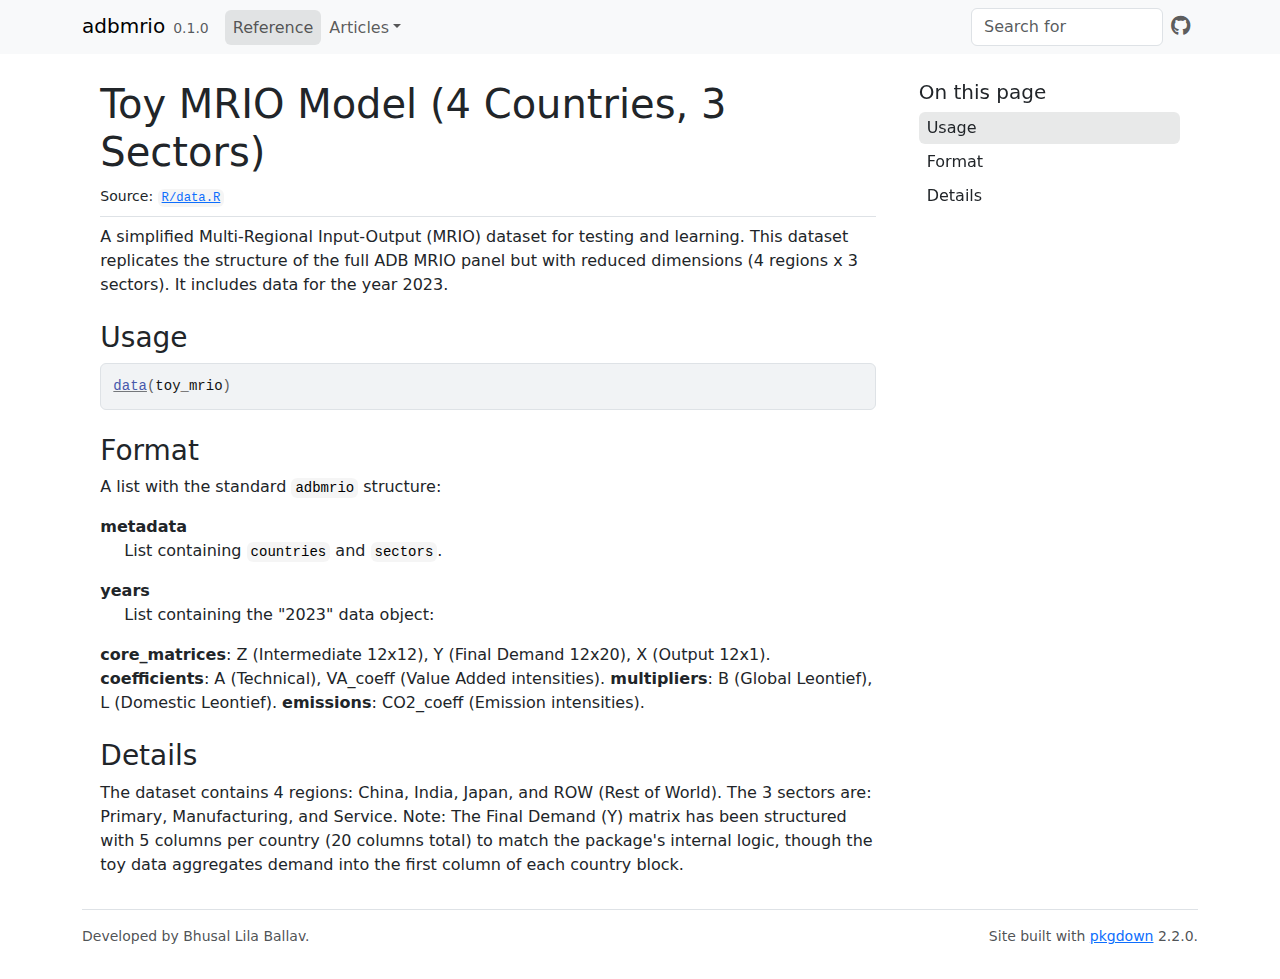
<file: docs/reference/toy_mrio.html>
<!DOCTYPE html>
<!-- Generated by pkgdown: do not edit by hand --><html lang="en"><head><meta http-equiv="Content-Type" content="text/html; charset=UTF-8"><meta charset="utf-8"><meta http-equiv="X-UA-Compatible" content="IE=edge"><meta name="viewport" content="width=device-width, initial-scale=1, shrink-to-fit=no"><title>Toy MRIO Model (4 Countries, 3 Sectors) — toy_mrio • adbmrio</title><script src="../deps/jquery-3.6.0/jquery-3.6.0.min.js"></script><meta name="viewport" content="width=device-width, initial-scale=1, shrink-to-fit=no"><link href="../deps/bootstrap-5.3.1/bootstrap.min.css" rel="stylesheet"><script src="../deps/bootstrap-5.3.1/bootstrap.bundle.min.js"></script><link href="../deps/font-awesome-6.5.2/css/all.min.css" rel="stylesheet"><link href="../deps/font-awesome-6.5.2/css/v4-shims.min.css" rel="stylesheet"><script src="../deps/headroom-0.11.0/headroom.min.js"></script><script src="../deps/headroom-0.11.0/jQuery.headroom.min.js"></script><script src="../deps/bootstrap-toc-1.0.1/bootstrap-toc.min.js"></script><script src="../deps/clipboard.js-2.0.11/clipboard.min.js"></script><script src="../deps/search-1.0.0/autocomplete.jquery.min.js"></script><script src="../deps/search-1.0.0/fuse.min.js"></script><script src="../deps/search-1.0.0/mark.min.js"></script><!-- pkgdown --><script src="../pkgdown.js"></script><meta property="og:title" content="Toy MRIO Model (4 Countries, 3 Sectors) — toy_mrio"><meta name="description" content="A simplified Multi-Regional Input-Output (MRIO) dataset for testing and learning.
This dataset replicates the structure of the full ADB MRIO panel but with reduced dimensions
(4 regions x 3 sectors). It includes data for the year 2023."><meta property="og:description" content="A simplified Multi-Regional Input-Output (MRIO) dataset for testing and learning.
This dataset replicates the structure of the full ADB MRIO panel but with reduced dimensions
(4 regions x 3 sectors). It includes data for the year 2023."></head><body>
    <a href="#main" class="visually-hidden-focusable">Skip to contents</a>


    <nav class="navbar navbar-expand-lg fixed-top bg-light" data-bs-theme="light" aria-label="Site navigation"><div class="container">

    <a class="navbar-brand me-2" href="../index.html">adbmrio</a>

    <small class="nav-text text-muted me-auto" data-bs-toggle="tooltip" data-bs-placement="bottom" title="">0.1.0</small>


    <button class="navbar-toggler" type="button" data-bs-toggle="collapse" data-bs-target="#navbar" aria-controls="navbar" aria-expanded="false" aria-label="Toggle navigation">
      <span class="navbar-toggler-icon"></span>
    </button>

    <div id="navbar" class="collapse navbar-collapse ms-3">
      <ul class="navbar-nav me-auto"><li class="active nav-item"><a class="nav-link" href="../reference/index.html">Reference</a></li>
<li class="nav-item dropdown">
  <button class="nav-link dropdown-toggle" type="button" id="dropdown-articles" data-bs-toggle="dropdown" aria-expanded="false" aria-haspopup="true">Articles</button>
  <ul class="dropdown-menu" aria-labelledby="dropdown-articles"><li><a class="dropdown-item" href="../articles/methodology.html">Methodology: GVC Decomposition with adbmrio</a></li>
  </ul></li>
      </ul><ul class="navbar-nav"><li class="nav-item"><form class="form-inline" role="search">
 <input class="form-control" type="search" name="search-input" id="search-input" autocomplete="off" aria-label="Search site" placeholder="Search for" data-search-index="../search.json"></form></li>
<li class="nav-item"><a class="external-link nav-link" href="https://github.com/BallavBabu/adbmrio/" aria-label="GitHub"><span class="fa fab fa-github fa-lg"></span></a></li>
      </ul></div>


  </div>
</nav><div class="container template-reference-topic">
<div class="row">
  <main id="main" class="col-md-9"><div class="page-header">

      <h1>Toy MRIO Model (4 Countries, 3 Sectors)</h1>
      <small class="dont-index">Source: <a href="https://github.com/BallavBabu/adbmrio/blob/HEAD/R/data.R" class="external-link"><code>R/data.R</code></a></small>
      <div class="d-none name"><code>toy_mrio.Rd</code></div>
    </div>

    <div class="ref-description section level2">
    <p>A simplified Multi-Regional Input-Output (MRIO) dataset for testing and learning.
This dataset replicates the structure of the full ADB MRIO panel but with reduced dimensions
(4 regions x 3 sectors). It includes data for the year 2023.</p>
    </div>

    <div class="section level2">
    <h2 id="ref-usage">Usage<a class="anchor" aria-label="anchor" href="#ref-usage"></a></h2>
    <div class="sourceCode"><pre class="sourceCode r"><code><span><span class="fu"><a href="https://rdrr.io/r/utils/data.html" class="external-link">data</a></span><span class="op">(</span><span class="va">toy_mrio</span><span class="op">)</span></span></code></pre></div>
    </div>

    <div class="section level2">
    <h2 id="format">Format<a class="anchor" aria-label="anchor" href="#format"></a></h2>
    <p>A list with the standard <code>adbmrio</code> structure:</p><dl><dt>metadata</dt>
<dd><p>List containing <code>countries</code> and <code>sectors</code>.</p></dd>

  <dt>years</dt>
<dd><p>List containing the "2023" data object:</p></dd>


     <strong>core_matrices</strong>: Z (Intermediate 12x12), Y (Final Demand 12x20), X (Output 12x1).
     <strong>coefficients</strong>: A (Technical), VA_coeff (Value Added intensities).
     <strong>multipliers</strong>: B (Global Leontief), L (Domestic Leontief).
     <strong>emissions</strong>: CO2_coeff (Emission intensities).


</dl></div>
    <div class="section level2">
    <h2 id="details">Details<a class="anchor" aria-label="anchor" href="#details"></a></h2>
    <p>The dataset contains 4 regions: China, India, Japan, and ROW (Rest of World).
The 3 sectors are: Primary, Manufacturing, and Service.
Note: The Final Demand (Y) matrix has been structured with 5 columns per country
(20 columns total) to match the package's internal logic, though the toy data
aggregates demand into the first column of each country block.</p>
    </div>

  </main><aside class="col-md-3"><nav id="toc" aria-label="Table of contents"><h2>On this page</h2>
    </nav></aside></div>


    <footer><div class="pkgdown-footer-left">
  <p>Developed by Bhusal Lila Ballav.</p>
</div>

<div class="pkgdown-footer-right">
  <p>Site built with <a href="https://pkgdown.r-lib.org/" class="external-link">pkgdown</a> 2.2.0.</p>
</div>

    </footer></div>





  </body></html>
</file>
<file: docs/deps/font-awesome-6.5.2/css/v4-shims.min.css>
/*!
 * Font Awesome Free 6.5.2 by @fontawesome - https://fontawesome.com
 * License - https://fontawesome.com/license/free (Icons: CC BY 4.0, Fonts: SIL OFL 1.1, Code: MIT License)
 * Copyright 2024 Fonticons, Inc.
 */
.fa.fa-glass:before{content:"\f000"}.fa.fa-envelope-o{font-family:"Font Awesome 6 Free";font-weight:400}.fa.fa-envelope-o:before{content:"\f0e0"}.fa.fa-star-o{font-family:"Font Awesome 6 Free";font-weight:400}.fa.fa-star-o:before{content:"\f005"}.fa.fa-close:before,.fa.fa-remove:before{content:"\f00d"}.fa.fa-gear:before{content:"\f013"}.fa.fa-trash-o{font-family:"Font Awesome 6 Free";font-weight:400}.fa.fa-trash-o:before{content:"\f2ed"}.fa.fa-home:before{content:"\f015"}.fa.fa-file-o{font-family:"Font Awesome 6 Free";font-weight:400}.fa.fa-file-o:before{content:"\f15b"}.fa.fa-clock-o{font-family:"Font Awesome 6 Free";font-weight:400}.fa.fa-clock-o:before{content:"\f017"}.fa.fa-arrow-circle-o-down{font-family:"Font Awesome 6 Free";font-weight:400}.fa.fa-arrow-circle-o-down:before{content:"\f358"}.fa.fa-arrow-circle-o-up{font-family:"Font Awesome 6 Free";font-weight:400}.fa.fa-arrow-circle-o-up:before{content:"\f35b"}.fa.fa-play-circle-o{font-family:"Font Awesome 6 Free";font-weight:400}.fa.fa-play-circle-o:before{content:"\f144"}.fa.fa-repeat:before,.fa.fa-rotate-right:before{content:"\f01e"}.fa.fa-refresh:before{content:"\f021"}.fa.fa-list-alt{font-family:"Font Awesome 6 Free";font-weight:400}.fa.fa-list-alt:before{content:"\f022"}.fa.fa-dedent:before{content:"\f03b"}.fa.fa-video-camera:before{content:"\f03d"}.fa.fa-picture-o{font-family:"Font Awesome 6 Free";font-weight:400}.fa.fa-picture-o:before{content:"\f03e"}.fa.fa-photo{font-family:"Font Awesome 6 Free";font-weight:400}.fa.fa-photo:before{content:"\f03e"}.fa.fa-image{font-family:"Font Awesome 6 Free";font-weight:400}.fa.fa-image:before{content:"\f03e"}.fa.fa-map-marker:before{content:"\f3c5"}.fa.fa-pencil-square-o{font-family:"Font Awesome 6 Free";font-weight:400}.fa.fa-pencil-square-o:before{content:"\f044"}.fa.fa-edit{font-family:"Font Awesome 6 Free";font-weight:400}.fa.fa-edit:before{content:"\f044"}.fa.fa-share-square-o:before{content:"\f14d"}.fa.fa-check-square-o{font-family:"Font Awesome 6 Free";font-weight:400}.fa.fa-check-square-o:before{content:"\f14a"}.fa.fa-arrows:before{content:"\f0b2"}.fa.fa-times-circle-o{font-family:"Font Awesome 6 Free";font-weight:400}.fa.fa-times-circle-o:before{content:"\f057"}.fa.fa-check-circle-o{font-family:"Font Awesome 6 Free";font-weight:400}.fa.fa-check-circle-o:before{content:"\f058"}.fa.fa-mail-forward:before{content:"\f064"}.fa.fa-expand:before{content:"\f424"}.fa.fa-compress:before{content:"\f422"}.fa.fa-eye,.fa.fa-eye-slash{font-family:"Font Awesome 6 Free";font-weight:400}.fa.fa-warning:before{content:"\f071"}.fa.fa-calendar:before{content:"\f073"}.fa.fa-arrows-v:before{content:"\f338"}.fa.fa-arrows-h:before{content:"\f337"}.fa.fa-bar-chart-o:before,.fa.fa-bar-chart:before{content:"\e0e3"}.fa.fa-twitter-square{font-family:"Font Awesome 6 Brands";font-weight:400}.fa.fa-twitter-square:before{content:"\f081"}.fa.fa-facebook-square{font-family:"Font Awesome 6 Brands";font-weight:400}.fa.fa-facebook-square:before{content:"\f082"}.fa.fa-gears:before{content:"\f085"}.fa.fa-thumbs-o-up{font-family:"Font Awesome 6 Free";font-weight:400}.fa.fa-thumbs-o-up:before{content:"\f164"}.fa.fa-thumbs-o-down{font-family:"Font Awesome 6 Free";font-weight:400}.fa.fa-thumbs-o-down:before{content:"\f165"}.fa.fa-heart-o{font-family:"Font Awesome 6 Free";font-weight:400}.fa.fa-heart-o:before{content:"\f004"}.fa.fa-sign-out:before{content:"\f2f5"}.fa.fa-linkedin-square{font-family:"Font Awesome 6 Brands";font-weight:400}.fa.fa-linkedin-square:before{content:"\f08c"}.fa.fa-thumb-tack:before{content:"\f08d"}.fa.fa-external-link:before{content:"\f35d"}.fa.fa-sign-in:before{content:"\f2f6"}.fa.fa-github-square{font-family:"Font Awesome 6 Brands";font-weight:400}.fa.fa-github-square:before{content:"\f092"}.fa.fa-lemon-o{font-family:"Font Awesome 6 Free";font-weight:400}.fa.fa-lemon-o:before{content:"\f094"}.fa.fa-square-o{font-family:"Font Awesome 6 Free";font-weight:400}.fa.fa-square-o:before{content:"\f0c8"}.fa.fa-bookmark-o{font-family:"Font Awesome 6 Free";font-weight:400}.fa.fa-bookmark-o:before{content:"\f02e"}.fa.fa-facebook,.fa.fa-twitter{font-family:"Font Awesome 6 Brands";font-weight:400}.fa.fa-facebook:before{content:"\f39e"}.fa.fa-facebook-f{font-family:"Font Awesome 6 Brands";font-weight:400}.fa.fa-facebook-f:before{content:"\f39e"}.fa.fa-github{font-family:"Font Awesome 6 Brands";font-weight:400}.fa.fa-credit-card{font-family:"Font Awesome 6 Free";font-weight:400}.fa.fa-feed:before{content:"\f09e"}.fa.fa-hdd-o{font-family:"Font Awesome 6 Free";font-weight:400}.fa.fa-hdd-o:before{content:"\f0a0"}.fa.fa-hand-o-right{font-family:"Font Awesome 6 Free";font-weight:400}.fa.fa-hand-o-right:before{content:"\f0a4"}.fa.fa-hand-o-left{font-family:"Font Awesome 6 Free";font-weight:400}.fa.fa-hand-o-left:before{content:"\f0a5"}.fa.fa-hand-o-up{font-family:"Font Awesome 6 Free";font-weight:400}.fa.fa-hand-o-up:before{content:"\f0a6"}.fa.fa-hand-o-down{font-family:"Font Awesome 6 Free";font-weight:400}.fa.fa-hand-o-down:before{content:"\f0a7"}.fa.fa-globe:before{content:"\f57d"}.fa.fa-tasks:before{content:"\f828"}.fa.fa-arrows-alt:before{content:"\f31e"}.fa.fa-group:before{content:"\f0c0"}.fa.fa-chain:before{content:"\f0c1"}.fa.fa-cut:before{content:"\f0c4"}.fa.fa-files-o{font-family:"Font Awesome 6 Free";font-weight:400}.fa.fa-files-o:before{content:"\f0c5"}.fa.fa-floppy-o{font-family:"Font Awesome 6 Free";font-weight:400}.fa.fa-floppy-o:before{content:"\f0c7"}.fa.fa-save{font-family:"Font Awesome 6 Free";font-weight:400}.fa.fa-save:before{content:"\f0c7"}.fa.fa-navicon:before,.fa.fa-reorder:before{content:"\f0c9"}.fa.fa-magic:before{content:"\e2ca"}.fa.fa-pinterest,.fa.fa-pinterest-square{font-family:"Font Awesome 6 Brands";font-weight:400}.fa.fa-pinterest-square:before{content:"\f0d3"}.fa.fa-google-plus-square{font-family:"Font Awesome 6 Brands";font-weight:400}.fa.fa-google-plus-square:before{content:"\f0d4"}.fa.fa-google-plus{font-family:"Font Awesome 6 Brands";font-weight:400}.fa.fa-google-plus:before{content:"\f0d5"}.fa.fa-money:before{content:"\f3d1"}.fa.fa-unsorted:before{content:"\f0dc"}.fa.fa-sort-desc:before{content:"\f0dd"}.fa.fa-sort-asc:before{content:"\f0de"}.fa.fa-linkedin{font-family:"Font Awesome 6 Brands";font-weight:400}.fa.fa-linkedin:before{content:"\f0e1"}.fa.fa-rotate-left:before{content:"\f0e2"}.fa.fa-legal:before{content:"\f0e3"}.fa.fa-dashboard:before,.fa.fa-tachometer:before{content:"\f625"}.fa.fa-comment-o{font-family:"Font Awesome 6 Free";font-weight:400}.fa.fa-comment-o:before{content:"\f075"}.fa.fa-comments-o{font-family:"Font Awesome 6 Free";font-weight:400}.fa.fa-comments-o:before{content:"\f086"}.fa.fa-flash:before{content:"\f0e7"}.fa.fa-clipboard:before{content:"\f0ea"}.fa.fa-lightbulb-o{font-family:"Font Awesome 6 Free";font-weight:400}.fa.fa-lightbulb-o:before{content:"\f0eb"}.fa.fa-exchange:before{content:"\f362"}.fa.fa-cloud-download:before{content:"\f0ed"}.fa.fa-cloud-upload:before{content:"\f0ee"}.fa.fa-bell-o{font-family:"Font Awesome 6 Free";font-weight:400}.fa.fa-bell-o:before{content:"\f0f3"}.fa.fa-cutlery:before{content:"\f2e7"}.fa.fa-file-text-o{font-family:"Font Awesome 6 Free";font-weight:400}.fa.fa-file-text-o:before{content:"\f15c"}.fa.fa-building-o{font-family:"Font Awesome 6 Free";font-weight:400}.fa.fa-building-o:before{content:"\f1ad"}.fa.fa-hospital-o{font-family:"Font Awesome 6 Free";font-weight:400}.fa.fa-hospital-o:before{content:"\f0f8"}.fa.fa-tablet:before{content:"\f3fa"}.fa.fa-mobile-phone:before,.fa.fa-mobile:before{content:"\f3cd"}.fa.fa-circle-o{font-family:"Font Awesome 6 Free";font-weight:400}.fa.fa-circle-o:before{content:"\f111"}.fa.fa-mail-reply:before{content:"\f3e5"}.fa.fa-github-alt{font-family:"Font Awesome 6 Brands";font-weight:400}.fa.fa-folder-o{font-family:"Font Awesome 6 Free";font-weight:400}.fa.fa-folder-o:before{content:"\f07b"}.fa.fa-folder-open-o{font-family:"Font Awesome 6 Free";font-weight:400}.fa.fa-folder-open-o:before{content:"\f07c"}.fa.fa-smile-o{font-family:"Font Awesome 6 Free";font-weight:400}.fa.fa-smile-o:before{content:"\f118"}.fa.fa-frown-o{font-family:"Font Awesome 6 Free";font-weight:400}.fa.fa-frown-o:before{content:"\f119"}.fa.fa-meh-o{font-family:"Font Awesome 6 Free";font-weight:400}.fa.fa-meh-o:before{content:"\f11a"}.fa.fa-keyboard-o{font-family:"Font Awesome 6 Free";font-weight:400}.fa.fa-keyboard-o:before{content:"\f11c"}.fa.fa-flag-o{font-family:"Font Awesome 6 Free";font-weight:400}.fa.fa-flag-o:before{content:"\f024"}.fa.fa-mail-reply-all:before{content:"\f122"}.fa.fa-star-half-o{font-family:"Font Awesome 6 Free";font-weight:400}.fa.fa-star-half-o:before{content:"\f5c0"}.fa.fa-star-half-empty{font-family:"Font Awesome 6 Free";font-weight:400}.fa.fa-star-half-empty:before{content:"\f5c0"}.fa.fa-star-half-full{font-family:"Font Awesome 6 Free";font-weight:400}.fa.fa-star-half-full:before{content:"\f5c0"}.fa.fa-code-fork:before{content:"\f126"}.fa.fa-chain-broken:before,.fa.fa-unlink:before{content:"\f127"}.fa.fa-calendar-o{font-family:"Font Awesome 6 Free";font-weight:400}.fa.fa-calendar-o:before{content:"\f133"}.fa.fa-css3,.fa.fa-html5,.fa.fa-maxcdn{font-family:"Font Awesome 6 Brands";font-weight:400}.fa.fa-unlock-alt:before{content:"\f09c"}.fa.fa-minus-square-o{font-family:"Font Awesome 6 Free";font-weight:400}.fa.fa-minus-square-o:before{content:"\f146"}.fa.fa-level-up:before{content:"\f3bf"}.fa.fa-level-down:before{content:"\f3be"}.fa.fa-pencil-square:before{content:"\f14b"}.fa.fa-external-link-square:before{content:"\f360"}.fa.fa-compass{font-family:"Font Awesome 6 Free";font-weight:400}.fa.fa-caret-square-o-down{font-family:"Font Awesome 6 Free";font-weight:400}.fa.fa-caret-square-o-down:before{content:"\f150"}.fa.fa-toggle-down{font-family:"Font Awesome 6 Free";font-weight:400}.fa.fa-toggle-down:before{content:"\f150"}.fa.fa-caret-square-o-up{font-family:"Font Awesome 6 Free";font-weight:400}.fa.fa-caret-square-o-up:before{content:"\f151"}.fa.fa-toggle-up{font-family:"Font Awesome 6 Free";font-weight:400}.fa.fa-toggle-up:before{content:"\f151"}.fa.fa-caret-square-o-right{font-family:"Font Awesome 6 Free";font-weight:400}.fa.fa-caret-square-o-right:before{content:"\f152"}.fa.fa-toggle-right{font-family:"Font Awesome 6 Free";font-weight:400}.fa.fa-toggle-right:before{content:"\f152"}.fa.fa-eur:before,.fa.fa-euro:before{content:"\f153"}.fa.fa-gbp:before{content:"\f154"}.fa.fa-dollar:before,.fa.fa-usd:before{content:"\24"}.fa.fa-inr:before,.fa.fa-rupee:before{content:"\e1bc"}.fa.fa-cny:before,.fa.fa-jpy:before,.fa.fa-rmb:before,.fa.fa-yen:before{content:"\f157"}.fa.fa-rouble:before,.fa.fa-rub:before,.fa.fa-ruble:before{content:"\f158"}.fa.fa-krw:before,.fa.fa-won:before{content:"\f159"}.fa.fa-bitcoin,.fa.fa-btc{font-family:"Font Awesome 6 Brands";font-weight:400}.fa.fa-bitcoin:before{content:"\f15a"}.fa.fa-file-text:before{content:"\f15c"}.fa.fa-sort-alpha-asc:before{content:"\f15d"}.fa.fa-sort-alpha-desc:before{content:"\f881"}.fa.fa-sort-amount-asc:before{content:"\f884"}.fa.fa-sort-amount-desc:before{content:"\f160"}.fa.fa-sort-numeric-asc:before{content:"\f162"}.fa.fa-sort-numeric-desc:before{content:"\f886"}.fa.fa-youtube-square{font-family:"Font Awesome 6 Brands";font-weight:400}.fa.fa-youtube-square:before{content:"\f431"}.fa.fa-xing,.fa.fa-xing-square,.fa.fa-youtube{font-family:"Font Awesome 6 Brands";font-weight:400}.fa.fa-xing-square:before{content:"\f169"}.fa.fa-youtube-play{font-family:"Font Awesome 6 Brands";font-weight:400}.fa.fa-youtube-play:before{content:"\f167"}.fa.fa-adn,.fa.fa-bitbucket,.fa.fa-bitbucket-square,.fa.fa-dropbox,.fa.fa-flickr,.fa.fa-instagram,.fa.fa-stack-overflow{font-family:"Font Awesome 6 Brands";font-weight:400}.fa.fa-bitbucket-square:before{content:"\f171"}.fa.fa-tumblr,.fa.fa-tumblr-square{font-family:"Font Awesome 6 Brands";font-weight:400}.fa.fa-tumblr-square:before{content:"\f174"}.fa.fa-long-arrow-down:before{content:"\f309"}.fa.fa-long-arrow-up:before{content:"\f30c"}.fa.fa-long-arrow-left:before{content:"\f30a"}.fa.fa-long-arrow-right:before{content:"\f30b"}.fa.fa-android,.fa.fa-apple,.fa.fa-dribbble,.fa.fa-foursquare,.fa.fa-gittip,.fa.fa-gratipay,.fa.fa-linux,.fa.fa-skype,.fa.fa-trello,.fa.fa-windows{font-family:"Font Awesome 6 Brands";font-weight:400}.fa.fa-gittip:before{content:"\f184"}.fa.fa-sun-o{font-family:"Font Awesome 6 Free";font-weight:400}.fa.fa-sun-o:before{content:"\f185"}.fa.fa-moon-o{font-family:"Font Awesome 6 Free";font-weight:400}.fa.fa-moon-o:before{content:"\f186"}.fa.fa-pagelines,.fa.fa-renren,.fa.fa-stack-exchange,.fa.fa-vk,.fa.fa-weibo{font-family:"Font Awesome 6 Brands";font-weight:400}.fa.fa-arrow-circle-o-right{font-family:"Font Awesome 6 Free";font-weight:400}.fa.fa-arrow-circle-o-right:before{content:"\f35a"}.fa.fa-arrow-circle-o-left{font-family:"Font Awesome 6 Free";font-weight:400}.fa.fa-arrow-circle-o-left:before{content:"\f359"}.fa.fa-caret-square-o-left{font-family:"Font Awesome 6 Free";font-weight:400}.fa.fa-caret-square-o-left:before{content:"\f191"}.fa.fa-toggle-left{font-family:"Font Awesome 6 Free";font-weight:400}.fa.fa-toggle-left:before{content:"\f191"}.fa.fa-dot-circle-o{font-family:"Font Awesome 6 Free";font-weight:400}.fa.fa-dot-circle-o:before{content:"\f192"}.fa.fa-vimeo-square{font-family:"Font Awesome 6 Brands";font-weight:400}.fa.fa-vimeo-square:before{content:"\f194"}.fa.fa-try:before,.fa.fa-turkish-lira:before{content:"\e2bb"}.fa.fa-plus-square-o{font-family:"Font Awesome 6 Free";font-weight:400}.fa.fa-plus-square-o:before{content:"\f0fe"}.fa.fa-openid,.fa.fa-slack,.fa.fa-wordpress{font-family:"Font Awesome 6 Brands";font-weight:400}.fa.fa-bank:before,.fa.fa-institution:before{content:"\f19c"}.fa.fa-mortar-board:before{content:"\f19d"}.fa.fa-google,.fa.fa-reddit,.fa.fa-reddit-square,.fa.fa-yahoo{font-family:"Font Awesome 6 Brands";font-weight:400}.fa.fa-reddit-square:before{content:"\f1a2"}.fa.fa-behance,.fa.fa-behance-square,.fa.fa-delicious,.fa.fa-digg,.fa.fa-drupal,.fa.fa-joomla,.fa.fa-pied-piper-alt,.fa.fa-pied-piper-pp,.fa.fa-stumbleupon,.fa.fa-stumbleupon-circle{font-family:"Font Awesome 6 Brands";font-weight:400}.fa.fa-behance-square:before{content:"\f1b5"}.fa.fa-steam,.fa.fa-steam-square{font-family:"Font Awesome 6 Brands";font-weight:400}.fa.fa-steam-square:before{content:"\f1b7"}.fa.fa-automobile:before{content:"\f1b9"}.fa.fa-cab:before{content:"\f1ba"}.fa.fa-deviantart,.fa.fa-soundcloud,.fa.fa-spotify{font-family:"Font Awesome 6 Brands";font-weight:400}.fa.fa-file-pdf-o{font-family:"Font Awesome 6 Free";font-weight:400}.fa.fa-file-pdf-o:before{content:"\f1c1"}.fa.fa-file-word-o{font-family:"Font Awesome 6 Free";font-weight:400}.fa.fa-file-word-o:before{content:"\f1c2"}.fa.fa-file-excel-o{font-family:"Font Awesome 6 Free";font-weight:400}.fa.fa-file-excel-o:before{content:"\f1c3"}.fa.fa-file-powerpoint-o{font-family:"Font Awesome 6 Free";font-weight:400}.fa.fa-file-powerpoint-o:before{content:"\f1c4"}.fa.fa-file-image-o{font-family:"Font Awesome 6 Free";font-weight:400}.fa.fa-file-image-o:before{content:"\f1c5"}.fa.fa-file-photo-o{font-family:"Font Awesome 6 Free";font-weight:400}.fa.fa-file-photo-o:before{content:"\f1c5"}.fa.fa-file-picture-o{font-family:"Font Awesome 6 Free";font-weight:400}.fa.fa-file-picture-o:before{content:"\f1c5"}.fa.fa-file-archive-o{font-family:"Font Awesome 6 Free";font-weight:400}.fa.fa-file-archive-o:before{content:"\f1c6"}.fa.fa-file-zip-o{font-family:"Font Awesome 6 Free";font-weight:400}.fa.fa-file-zip-o:before{content:"\f1c6"}.fa.fa-file-audio-o{font-family:"Font Awesome 6 Free";font-weight:400}.fa.fa-file-audio-o:before{content:"\f1c7"}.fa.fa-file-sound-o{font-family:"Font Awesome 6 Free";font-weight:400}.fa.fa-file-sound-o:before{content:"\f1c7"}.fa.fa-file-video-o{font-family:"Font Awesome 6 Free";font-weight:400}.fa.fa-file-video-o:before{content:"\f1c8"}.fa.fa-file-movie-o{font-family:"Font Awesome 6 Free";font-weight:400}.fa.fa-file-movie-o:before{content:"\f1c8"}.fa.fa-file-code-o{font-family:"Font Awesome 6 Free";font-weight:400}.fa.fa-file-code-o:before{content:"\f1c9"}.fa.fa-codepen,.fa.fa-jsfiddle,.fa.fa-vine{font-family:"Font Awesome 6 Brands";font-weight:400}.fa.fa-life-bouy:before,.fa.fa-life-buoy:before,.fa.fa-life-saver:before,.fa.fa-support:before{content:"\f1cd"}.fa.fa-circle-o-notch:before{content:"\f1ce"}.fa.fa-ra,.fa.fa-rebel{font-family:"Font Awesome 6 Brands";font-weight:400}.fa.fa-ra:before{content:"\f1d0"}.fa.fa-resistance{font-family:"Font Awesome 6 Brands";font-weight:400}.fa.fa-resistance:before{content:"\f1d0"}.fa.fa-empire,.fa.fa-ge{font-family:"Font Awesome 6 Brands";font-weight:400}.fa.fa-ge:before{content:"\f1d1"}.fa.fa-git-square{font-family:"Font Awesome 6 Brands";font-weight:400}.fa.fa-git-square:before{content:"\f1d2"}.fa.fa-git,.fa.fa-hacker-news,.fa.fa-y-combinator-square{font-family:"Font Awesome 6 Brands";font-weight:400}.fa.fa-y-combinator-square:before{content:"\f1d4"}.fa.fa-yc-square{font-family:"Font Awesome 6 Brands";font-weight:400}.fa.fa-yc-square:before{content:"\f1d4"}.fa.fa-qq,.fa.fa-tencent-weibo,.fa.fa-wechat,.fa.fa-weixin{font-family:"Font Awesome 6 Brands";font-weight:400}.fa.fa-wechat:before{content:"\f1d7"}.fa.fa-send:before{content:"\f1d8"}.fa.fa-paper-plane-o{font-family:"Font Awesome 6 Free";font-weight:400}.fa.fa-paper-plane-o:before{content:"\f1d8"}.fa.fa-send-o{font-family:"Font Awesome 6 Free";font-weight:400}.fa.fa-send-o:before{content:"\f1d8"}.fa.fa-circle-thin{font-family:"Font Awesome 6 Free";font-weight:400}.fa.fa-circle-thin:before{content:"\f111"}.fa.fa-header:before{content:"\f1dc"}.fa.fa-futbol-o{font-family:"Font Awesome 6 Free";font-weight:400}.fa.fa-futbol-o:before{content:"\f1e3"}.fa.fa-soccer-ball-o{font-family:"Font Awesome 6 Free";font-weight:400}.fa.fa-soccer-ball-o:before{content:"\f1e3"}.fa.fa-slideshare,.fa.fa-twitch,.fa.fa-yelp{font-family:"Font Awesome 6 Brands";font-weight:400}.fa.fa-newspaper-o{font-family:"Font Awesome 6 Free";font-weight:400}.fa.fa-newspaper-o:before{content:"\f1ea"}.fa.fa-cc-amex,.fa.fa-cc-discover,.fa.fa-cc-mastercard,.fa.fa-cc-paypal,.fa.fa-cc-stripe,.fa.fa-cc-visa,.fa.fa-google-wallet,.fa.fa-paypal{font-family:"Font Awesome 6 Brands";font-weight:400}.fa.fa-bell-slash-o{font-family:"Font Awesome 6 Free";font-weight:400}.fa.fa-bell-slash-o:before{content:"\f1f6"}.fa.fa-trash:before{content:"\f2ed"}.fa.fa-copyright{font-family:"Font Awesome 6 Free";font-weight:400}.fa.fa-eyedropper:before{content:"\f1fb"}.fa.fa-area-chart:before{content:"\f1fe"}.fa.fa-pie-chart:before{content:"\f200"}.fa.fa-line-chart:before{content:"\f201"}.fa.fa-lastfm,.fa.fa-lastfm-square{font-family:"Font Awesome 6 Brands";font-weight:400}.fa.fa-lastfm-square:before{content:"\f203"}.fa.fa-angellist,.fa.fa-ioxhost{font-family:"Font Awesome 6 Brands";font-weight:400}.fa.fa-cc{font-family:"Font Awesome 6 Free";font-weight:400}.fa.fa-cc:before{content:"\f20a"}.fa.fa-ils:before,.fa.fa-shekel:before,.fa.fa-sheqel:before{content:"\f20b"}.fa.fa-buysellads,.fa.fa-connectdevelop,.fa.fa-dashcube,.fa.fa-forumbee,.fa.fa-leanpub,.fa.fa-sellsy,.fa.fa-shirtsinbulk,.fa.fa-simplybuilt,.fa.fa-skyatlas{font-family:"Font Awesome 6 Brands";font-weight:400}.fa.fa-diamond{font-family:"Font Awesome 6 Free";font-weight:400}.fa.fa-diamond:before{content:"\f3a5"}.fa.fa-intersex:before,.fa.fa-transgender:before{content:"\f224"}.fa.fa-transgender-alt:before{content:"\f225"}.fa.fa-facebook-official{font-family:"Font Awesome 6 Brands";font-weight:400}.fa.fa-facebook-official:before{content:"\f09a"}.fa.fa-pinterest-p,.fa.fa-whatsapp{font-family:"Font Awesome 6 Brands";font-weight:400}.fa.fa-hotel:before{content:"\f236"}.fa.fa-medium,.fa.fa-viacoin,.fa.fa-y-combinator,.fa.fa-yc{font-family:"Font Awesome 6 Brands";font-weight:400}.fa.fa-yc:before{content:"\f23b"}.fa.fa-expeditedssl,.fa.fa-opencart,.fa.fa-optin-monster{font-family:"Font Awesome 6 Brands";font-weight:400}.fa.fa-battery-4:before,.fa.fa-battery:before{content:"\f240"}.fa.fa-battery-3:before{content:"\f241"}.fa.fa-battery-2:before{content:"\f242"}.fa.fa-battery-1:before{content:"\f243"}.fa.fa-battery-0:before{content:"\f244"}.fa.fa-object-group,.fa.fa-object-ungroup,.fa.fa-sticky-note-o{font-family:"Font Awesome 6 Free";font-weight:400}.fa.fa-sticky-note-o:before{content:"\f249"}.fa.fa-cc-diners-club,.fa.fa-cc-jcb{font-family:"Font Awesome 6 Brands";font-weight:400}.fa.fa-clone{font-family:"Font Awesome 6 Free";font-weight:400}.fa.fa-hourglass-o:before{content:"\f254"}.fa.fa-hourglass-1:before{content:"\f251"}.fa.fa-hourglass-2:before{content:"\f252"}.fa.fa-hourglass-3:before{content:"\f253"}.fa.fa-hand-rock-o{font-family:"Font Awesome 6 Free";font-weight:400}.fa.fa-hand-rock-o:before{content:"\f255"}.fa.fa-hand-grab-o{font-family:"Font Awesome 6 Free";font-weight:400}.fa.fa-hand-grab-o:before{content:"\f255"}.fa.fa-hand-paper-o{font-family:"Font Awesome 6 Free";font-weight:400}.fa.fa-hand-paper-o:before{content:"\f256"}.fa.fa-hand-stop-o{font-family:"Font Awesome 6 Free";font-weight:400}.fa.fa-hand-stop-o:before{content:"\f256"}.fa.fa-hand-scissors-o{font-family:"Font Awesome 6 Free";font-weight:400}.fa.fa-hand-scissors-o:before{content:"\f257"}.fa.fa-hand-lizard-o{font-family:"Font Awesome 6 Free";font-weight:400}.fa.fa-hand-lizard-o:before{content:"\f258"}.fa.fa-hand-spock-o{font-family:"Font Awesome 6 Free";font-weight:400}.fa.fa-hand-spock-o:before{content:"\f259"}.fa.fa-hand-pointer-o{font-family:"Font Awesome 6 Free";font-weight:400}.fa.fa-hand-pointer-o:before{content:"\f25a"}.fa.fa-hand-peace-o{font-family:"Font Awesome 6 Free";font-weight:400}.fa.fa-hand-peace-o:before{content:"\f25b"}.fa.fa-registered{font-family:"Font Awesome 6 Free";font-weight:400}.fa.fa-creative-commons,.fa.fa-gg,.fa.fa-gg-circle,.fa.fa-odnoklassniki,.fa.fa-odnoklassniki-square{font-family:"Font Awesome 6 Brands";font-weight:400}.fa.fa-odnoklassniki-square:before{content:"\f264"}.fa.fa-chrome,.fa.fa-firefox,.fa.fa-get-pocket,.fa.fa-internet-explorer,.fa.fa-opera,.fa.fa-safari,.fa.fa-wikipedia-w{font-family:"Font Awesome 6 Brands";font-weight:400}.fa.fa-television:before{content:"\f26c"}.fa.fa-500px,.fa.fa-amazon,.fa.fa-contao{font-family:"Font Awesome 6 Brands";font-weight:400}.fa.fa-calendar-plus-o{font-family:"Font Awesome 6 Free";font-weight:400}.fa.fa-calendar-plus-o:before{content:"\f271"}.fa.fa-calendar-minus-o{font-family:"Font Awesome 6 Free";font-weight:400}.fa.fa-calendar-minus-o:before{content:"\f272"}.fa.fa-calendar-times-o{font-family:"Font Awesome 6 Free";font-weight:400}.fa.fa-calendar-times-o:before{content:"\f273"}.fa.fa-calendar-check-o{font-family:"Font Awesome 6 Free";font-weight:400}.fa.fa-calendar-check-o:before{content:"\f274"}.fa.fa-map-o{font-family:"Font Awesome 6 Free";font-weight:400}.fa.fa-map-o:before{content:"\f279"}.fa.fa-commenting:before{content:"\f4ad"}.fa.fa-commenting-o{font-family:"Font Awesome 6 Free";font-weight:400}.fa.fa-commenting-o:before{content:"\f4ad"}.fa.fa-houzz,.fa.fa-vimeo{font-family:"Font Awesome 6 Brands";font-weight:400}.fa.fa-vimeo:before{content:"\f27d"}.fa.fa-black-tie,.fa.fa-edge,.fa.fa-fonticons,.fa.fa-reddit-alien{font-family:"Font Awesome 6 Brands";font-weight:400}.fa.fa-credit-card-alt:before{content:"\f09d"}.fa.fa-codiepie,.fa.fa-fort-awesome,.fa.fa-mixcloud,.fa.fa-modx,.fa.fa-product-hunt,.fa.fa-scribd,.fa.fa-usb{font-family:"Font Awesome 6 Brands";font-weight:400}.fa.fa-pause-circle-o{font-family:"Font Awesome 6 Free";font-weight:400}.fa.fa-pause-circle-o:before{content:"\f28b"}.fa.fa-stop-circle-o{font-family:"Font Awesome 6 Free";font-weight:400}.fa.fa-stop-circle-o:before{content:"\f28d"}.fa.fa-bluetooth,.fa.fa-bluetooth-b,.fa.fa-envira,.fa.fa-gitlab,.fa.fa-wheelchair-alt,.fa.fa-wpbeginner,.fa.fa-wpforms{font-family:"Font Awesome 6 Brands";font-weight:400}.fa.fa-wheelchair-alt:before{content:"\f368"}.fa.fa-question-circle-o{font-family:"Font Awesome 6 Free";font-weight:400}.fa.fa-question-circle-o:before{content:"\f059"}.fa.fa-volume-control-phone:before{content:"\f2a0"}.fa.fa-asl-interpreting:before{content:"\f2a3"}.fa.fa-deafness:before,.fa.fa-hard-of-hearing:before{content:"\f2a4"}.fa.fa-glide,.fa.fa-glide-g{font-family:"Font Awesome 6 Brands";font-weight:400}.fa.fa-signing:before{content:"\f2a7"}.fa.fa-viadeo,.fa.fa-viadeo-square{font-family:"Font Awesome 6 Brands";font-weight:400}.fa.fa-viadeo-square:before{content:"\f2aa"}.fa.fa-snapchat,.fa.fa-snapchat-ghost{font-family:"Font Awesome 6 Brands";font-weight:400}.fa.fa-snapchat-ghost:before{content:"\f2ab"}.fa.fa-snapchat-square{font-family:"Font Awesome 6 Brands";font-weight:400}.fa.fa-snapchat-square:before{content:"\f2ad"}.fa.fa-first-order,.fa.fa-google-plus-official,.fa.fa-pied-piper,.fa.fa-themeisle,.fa.fa-yoast{font-family:"Font Awesome 6 Brands";font-weight:400}.fa.fa-google-plus-official:before{content:"\f2b3"}.fa.fa-google-plus-circle{font-family:"Font Awesome 6 Brands";font-weight:400}.fa.fa-google-plus-circle:before{content:"\f2b3"}.fa.fa-fa,.fa.fa-font-awesome{font-family:"Font Awesome 6 Brands";font-weight:400}.fa.fa-fa:before{content:"\f2b4"}.fa.fa-handshake-o{font-family:"Font Awesome 6 Free";font-weight:400}.fa.fa-handshake-o:before{content:"\f2b5"}.fa.fa-envelope-open-o{font-family:"Font Awesome 6 Free";font-weight:400}.fa.fa-envelope-open-o:before{content:"\f2b6"}.fa.fa-linode{font-family:"Font Awesome 6 Brands";font-weight:400}.fa.fa-address-book-o{font-family:"Font Awesome 6 Free";font-weight:400}.fa.fa-address-book-o:before{content:"\f2b9"}.fa.fa-vcard:before{content:"\f2bb"}.fa.fa-address-card-o{font-family:"Font Awesome 6 Free";font-weight:400}.fa.fa-address-card-o:before{content:"\f2bb"}.fa.fa-vcard-o{font-family:"Font Awesome 6 Free";font-weight:400}.fa.fa-vcard-o:before{content:"\f2bb"}.fa.fa-user-circle-o{font-family:"Font Awesome 6 Free";font-weight:400}.fa.fa-user-circle-o:before{content:"\f2bd"}.fa.fa-user-o{font-family:"Font Awesome 6 Free";font-weight:400}.fa.fa-user-o:before{content:"\f007"}.fa.fa-id-badge{font-family:"Font Awesome 6 Free";font-weight:400}.fa.fa-drivers-license:before{content:"\f2c2"}.fa.fa-id-card-o{font-family:"Font Awesome 6 Free";font-weight:400}.fa.fa-id-card-o:before{content:"\f2c2"}.fa.fa-drivers-license-o{font-family:"Font Awesome 6 Free";font-weight:400}.fa.fa-drivers-license-o:before{content:"\f2c2"}.fa.fa-free-code-camp,.fa.fa-quora,.fa.fa-telegram{font-family:"Font Awesome 6 Brands";font-weight:400}.fa.fa-thermometer-4:before,.fa.fa-thermometer:before{content:"\f2c7"}.fa.fa-thermometer-3:before{content:"\f2c8"}.fa.fa-thermometer-2:before{content:"\f2c9"}.fa.fa-thermometer-1:before{content:"\f2ca"}.fa.fa-thermometer-0:before{content:"\f2cb"}.fa.fa-bathtub:before,.fa.fa-s15:before{content:"\f2cd"}.fa.fa-window-maximize,.fa.fa-window-restore{font-family:"Font Awesome 6 Free";font-weight:400}.fa.fa-times-rectangle:before{content:"\f410"}.fa.fa-window-close-o{font-family:"Font Awesome 6 Free";font-weight:400}.fa.fa-window-close-o:before{content:"\f410"}.fa.fa-times-rectangle-o{font-family:"Font Awesome 6 Free";font-weight:400}.fa.fa-times-rectangle-o:before{content:"\f410"}.fa.fa-bandcamp,.fa.fa-eercast,.fa.fa-etsy,.fa.fa-grav,.fa.fa-imdb,.fa.fa-ravelry{font-family:"Font Awesome 6 Brands";font-weight:400}.fa.fa-eercast:before{content:"\f2da"}.fa.fa-snowflake-o{font-family:"Font Awesome 6 Free";font-weight:400}.fa.fa-snowflake-o:before{content:"\f2dc"}.fa.fa-meetup,.fa.fa-superpowers,.fa.fa-wpexplorer{font-family:"Font Awesome 6 Brands";font-weight:400}
</file>
